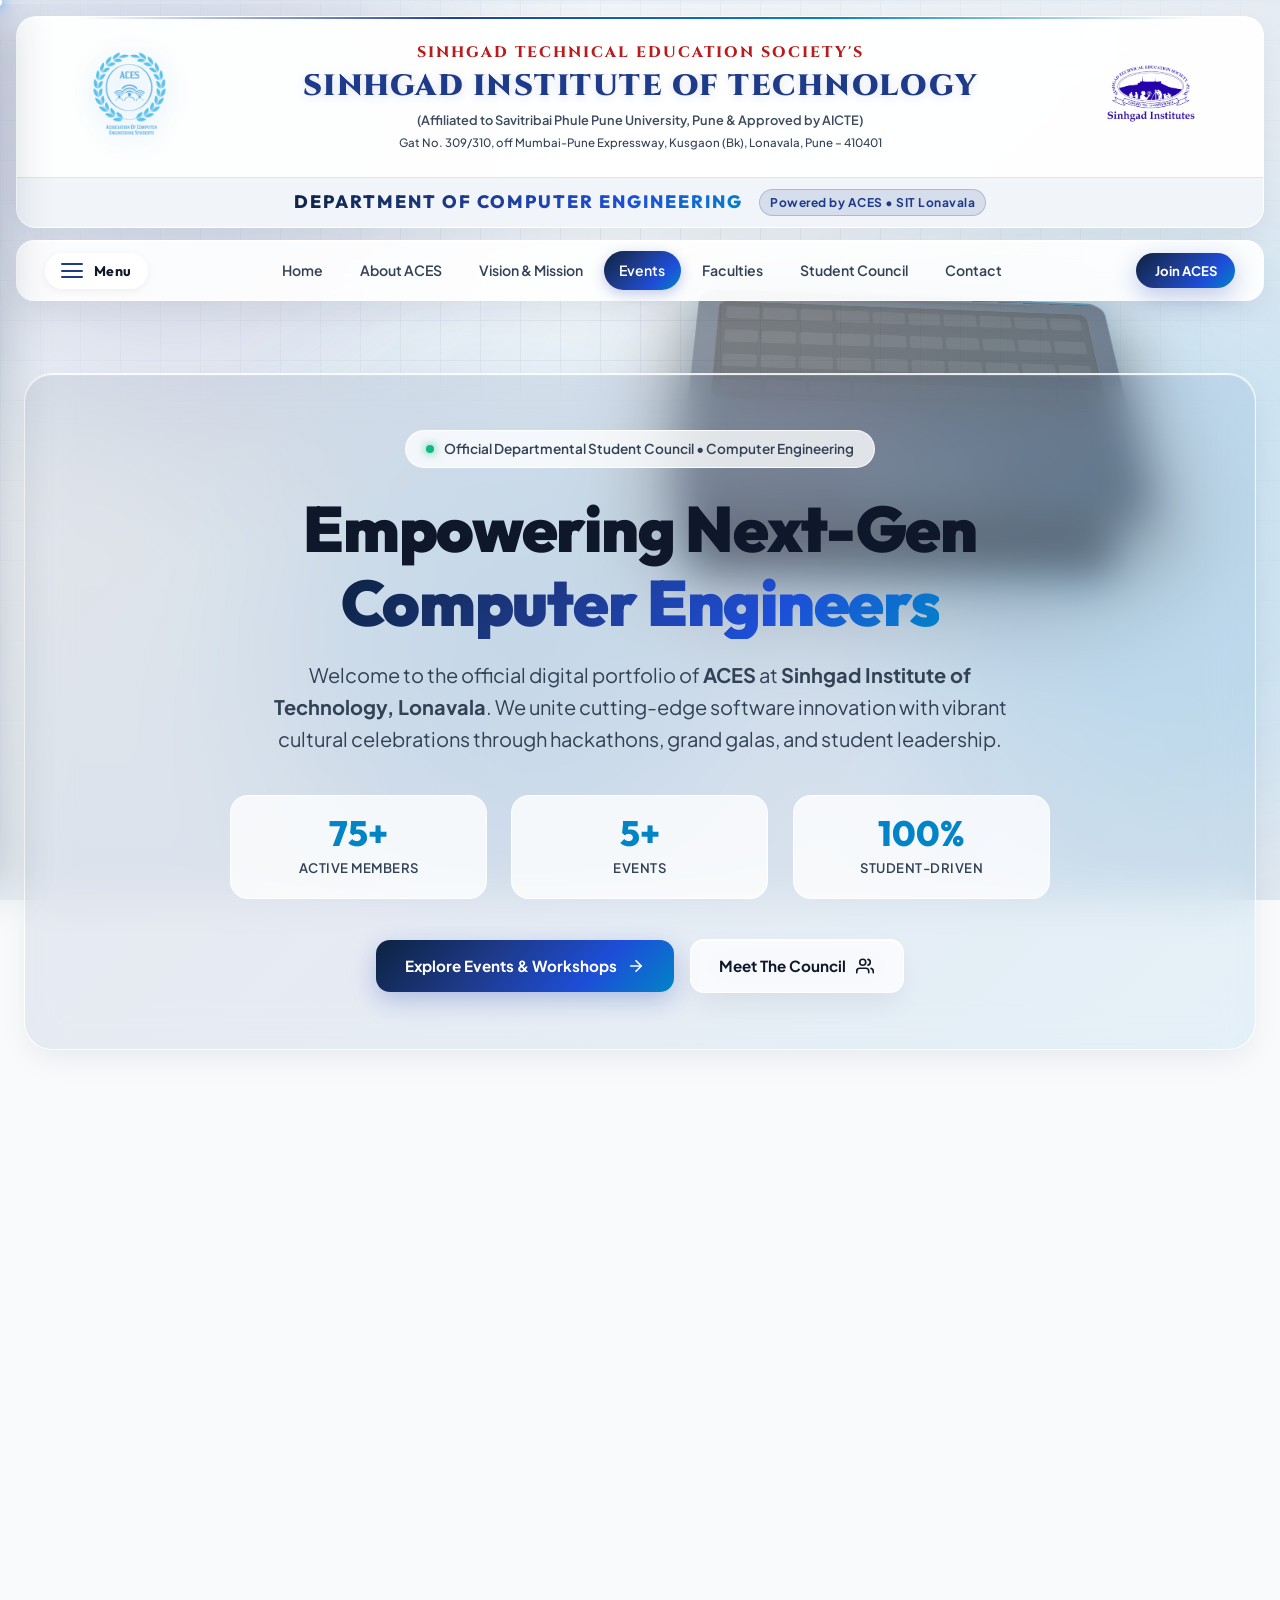
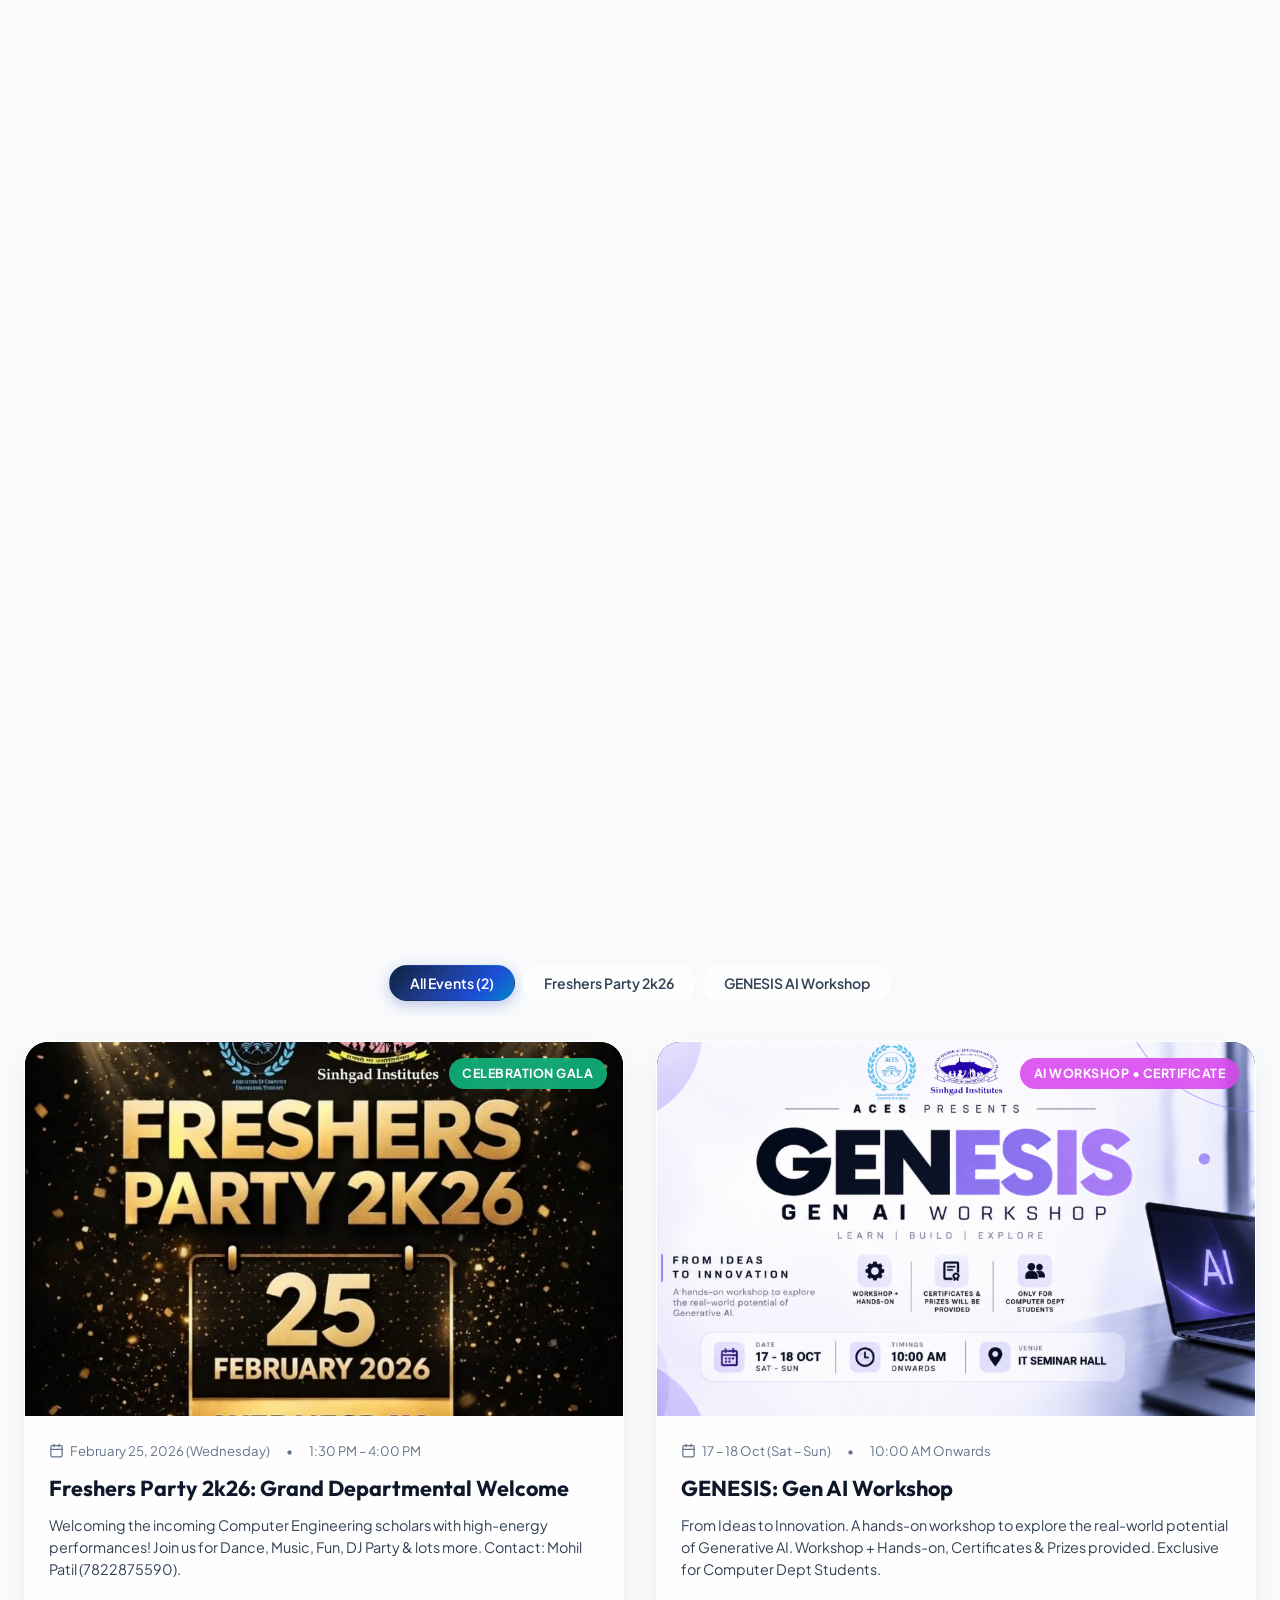
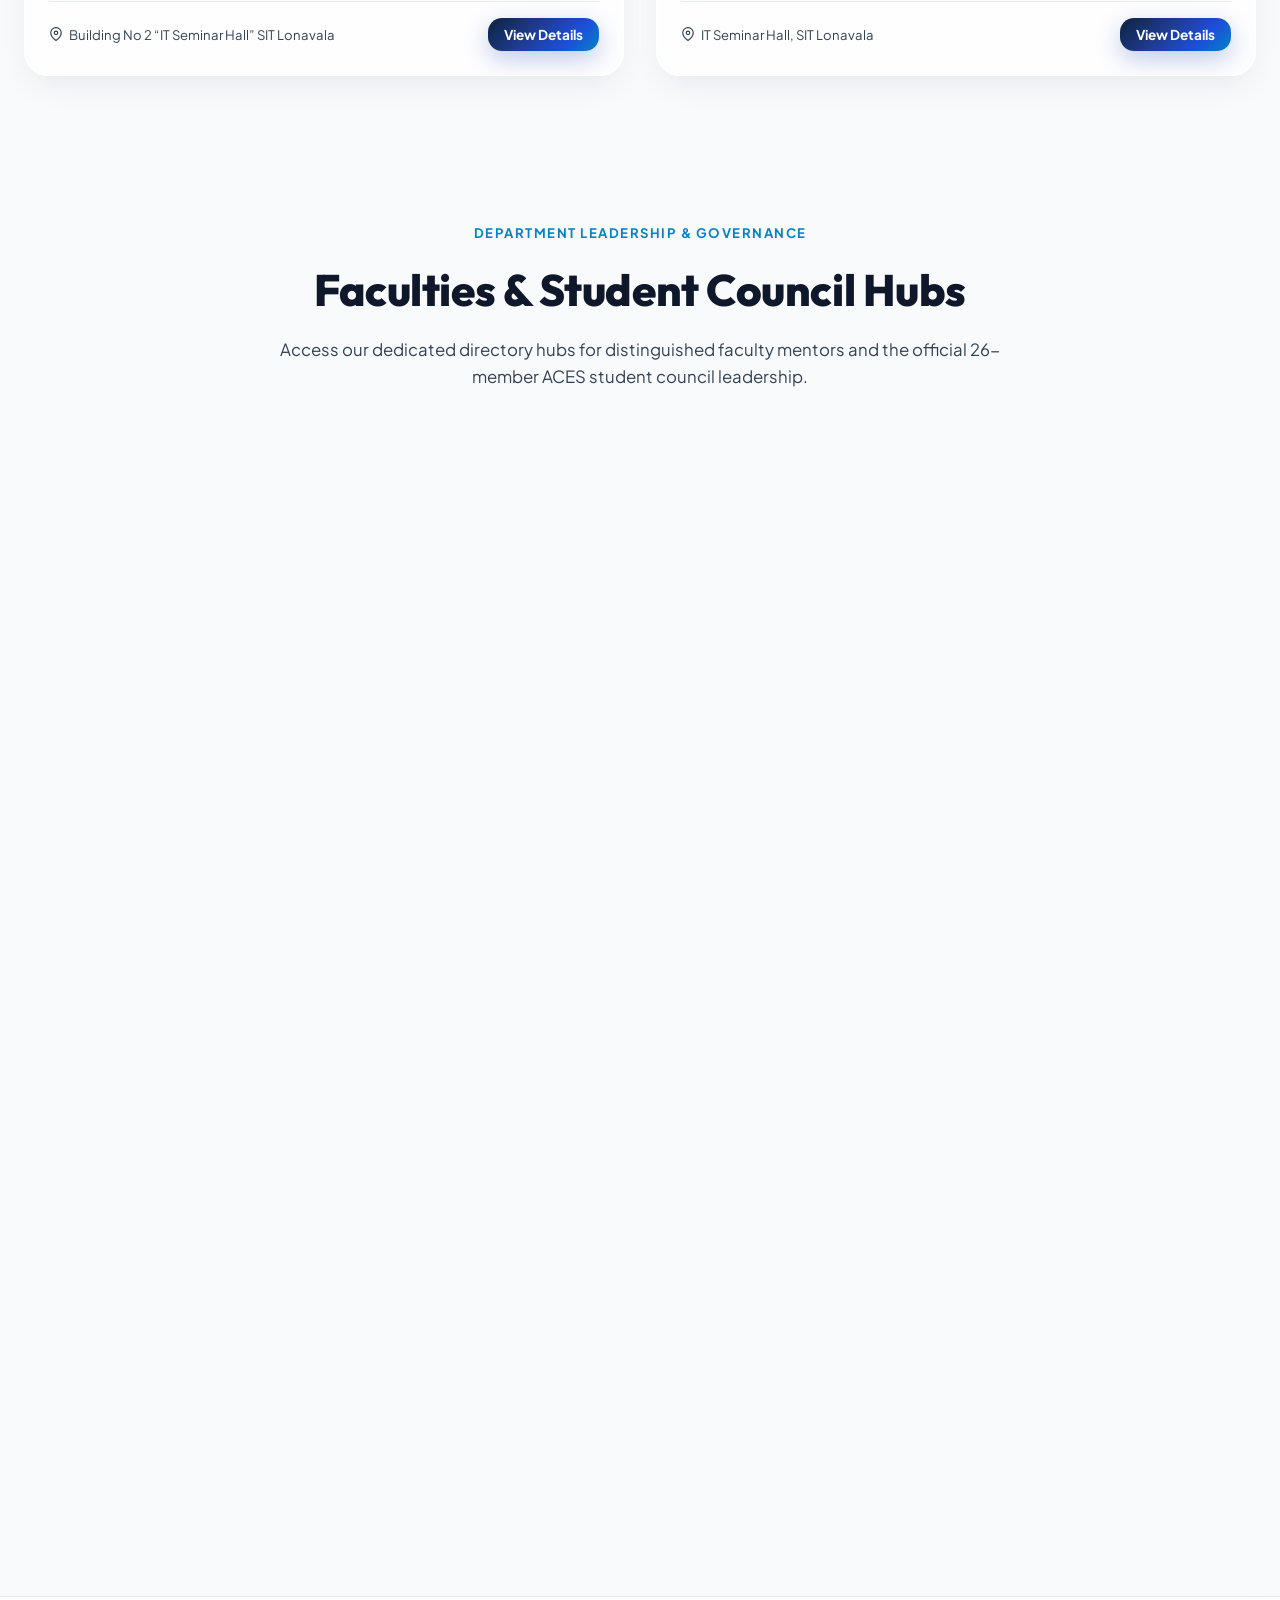
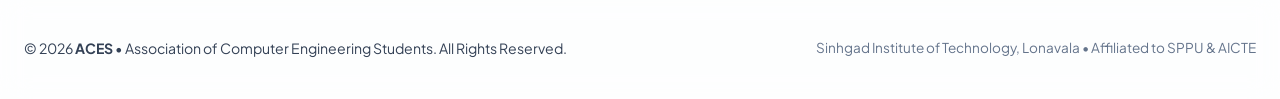
<file: index.html>
<!DOCTYPE html>
<html lang="en">
<head>
  <meta charset="UTF-8">
  <meta name="viewport" content="width=device-width, initial-scale=1.0">
  <meta name="description" content="Official website of ACES (Association of Computer Engineering Students), the departmental student body of Computer Engineering at Sinhgad Institute of Technology (SIT), Lonavala.">
  <meta name="keywords" content="ACES, Sinhgad Institute of Technology, SIT Lonavala, Computer Engineering, Student Club, STES, Events, Hackathon, Department Faculties">
  <title>ACES | Association of Computer Engineering Students - SIT Lonavala</title>
  
  <!-- Favicon -->
  <link rel="icon" type="image/png" href="assets/aces-logo.png">
  
  <!-- Stylesheet -->
  <link rel="stylesheet" href="css/style.css">
</head>
<body>

  <!-- ========================================================================
       0. STARTUP SYSTEM BOOT PRELOADER ANIMATION
       ======================================================================== -->
  <div id="site-preloader" class="site-preloader" aria-label="Loading ACES SIT Website">
    <div class="preloader-glass-card">
      <div class="preloader-emblem-box">
        <div class="preloader-orbit-ring ring-1"></div>
        <div class="preloader-orbit-ring ring-2"></div>
        <img src="assets/aces-logo.png" alt="ACES Official Emblem" class="preloader-aces-logo">
      </div>
      <span class="preloader-badge">SIT Lonavala &bull; STES</span>
      <h2 class="preloader-brand-name">ACES SIT</h2>
      <div class="preloader-motto">&ldquo;Department of Computer Engineering &bull; Powered by ACES&rdquo;</div>
      
      <div class="preloader-progress-shell">
        <div id="preloader-progress-bar" class="preloader-progress-fill"></div>
      </div>
      
      <div class="preloader-status-row">
        <span id="preloader-status-label">INITIALIZING SUBSYSTEMS...</span>
        <span id="preloader-percent-label">0%</span>
      </div>
    </div>
  </div>

  <!-- SVG Gradient Definitions for Circular Rings & Accents -->
  <svg style="position: absolute; width: 0; height: 0; overflow: hidden;" aria-hidden="true">
    <defs>
      <linearGradient id="brandGradientSvg" x1="0%" y1="0%" x2="100%" y2="100%">
        <stop offset="0%" stop-color="#0284c7" />
        <stop offset="50%" stop-color="#1e40af" />
        <stop offset="100%" stop-color="#0c2340" />
      </linearGradient>
    </defs>
  </svg>

  <!-- Top Viewport Scroll Progress Bar -->
  <div id="scroll-progress-container" class="scroll-progress-container" aria-hidden="true">
    <div id="scroll-progress-bar" class="scroll-progress-bar">
      <div class="scroll-progress-glow"></div>
    </div>
  </div>

  <!-- Background Ambient Glow & Mesh -->
  <div class="ambient-glow" aria-hidden="true">
    <div class="orb orb-1"></div>
    <div class="orb orb-2"></div>
    <div class="orb orb-3"></div>
  </div>
  <div class="grid-mesh" aria-hidden="true"></div>

  <!-- ========================================================================
       0B. 3D SCROLL-DRIVEN BACKGROUND LAPTOP
       Flap opens continuously in 3D perspective as you scroll top-to-bottom
       ======================================================================== -->
  <div id="scroll-laptop-bg" class="scroll-laptop-bg" aria-hidden="true">
    <div class="laptop-3d-scene">
      <div class="laptop-body" id="laptop-body">
        
        <!-- 1. Screen Flap (Hinged at the back edge of the keyboard base) -->
        <div class="laptop-screen-flap" id="laptop-screen-flap">
          
          <!-- Inner Screen Display (Front face, facing viewer when open) -->
          <div class="screen-inner-display" id="screen-inner-display">
            <div class="webcam-dot"></div>
            <div class="screen-terminal-box">
              <div class="terminal-top-bar">
                <span class="dot r"></span>
                <span class="dot y"></span>
                <span class="dot g"></span>
                <span class="t-title">aces@sit-lonavala: ~/system</span>
              </div>
              <div class="term-line"><span class="term-c-purple">const</span> <span class="term-c-cyan">ACES</span> = <span class="term-c-green">new</span> DepartmentEngine({</div>
              <div class="term-line indent"><span class="term-c-dim">dept:</span> <span class="term-c-gold">"Computer Engg"</span>,</div>
              <div class="term-line indent"><span class="term-c-dim">status:</span> <span class="term-c-green">"Online &amp; Active"</span>,</div>
              <div class="term-line indent"><span class="term-c-dim">events:</span> [<span class="term-c-gold">"Freshers 2k26"</span>, <span class="term-c-gold">"GENESIS"</span>]</div>
              <div class="term-line">});</div>
              <div class="term-line prompt"><span class="term-c-green">&gt; aces.bootSequence()</span>; <span class="term-c-dim">// Ready</span></div>
            </div>
          </div>

          <!-- Outer Shell (Back of the screen, facing away when open) -->
          <div class="screen-outer-shell" id="screen-outer-shell">
            <img src="assets/aces-logo.png" alt="ACES" class="laptop-logo-back">
            <span class="laptop-logo-text">ACES SIT</span>
          </div>

        </div>

        <!-- 2. Keyboard Base (Lying flat on desk) -->
        <div class="laptop-base">
          <div class="laptop-hinge"></div>
          <div class="laptop-keyboard">
            <div class="key-row"><div class="key"></div><div class="key"></div><div class="key"></div><div class="key"></div><div class="key"></div><div class="key"></div><div class="key"></div><div class="key"></div><div class="key"></div><div class="key"></div></div>
            <div class="key-row"><div class="key"></div><div class="key"></div><div class="key"></div><div class="key"></div><div class="key"></div><div class="key"></div><div class="key"></div><div class="key"></div><div class="key"></div><div class="key"></div></div>
            <div class="key-row"><div class="key"></div><div class="key"></div><div class="key"></div><div class="key"></div><div class="key"></div><div class="key"></div><div class="key"></div><div class="key"></div><div class="key"></div><div class="key"></div></div>
            <div class="key-row"><div class="key"></div><div class="key"></div><div class="key"></div><div class="key space"></div><div class="key"></div><div class="key"></div></div>
          </div>
          <div class="laptop-trackpad"></div>
        </div>

      </div>
    </div>
  </div>

  <!-- ========================================================================
       1. OFFICIAL INSTITUTIONAL LETTERHEAD HEADER
       Matches official SIT Lonavala letterhead layout:
       Left: ACES Logo | Center: SIT & STES Details | Right: Sinhgad Logo
       ======================================================================== -->
  <header class="institutional-letterhead-wrapper" id="top-letterhead">
    <div class="letterhead-container">
      
      <!-- Top Letterhead Row -->
      <div class="letterhead-top-row">
        
        <!-- Left: Official ACES Logo -->
        <div class="letterhead-logo-aces">
          <a href="#home" title="ACES - Association of Computer Engineering Students">
            <img src="assets/aces-logo.png" alt="ACES - Association of Computer Engineering Students Logo" class="aces-official-logo-img">
          </a>
        </div>

        <!-- Center: Institutional Accreditation & Affiliation -->
        <div class="letterhead-center-text">
          <div class="society-title">SINHGAD TECHNICAL EDUCATION SOCIETY'S</div>
          <h1 class="institute-name">SINHGAD INSTITUTE OF TECHNOLOGY</h1>
          <div class="affiliation-text">(Affiliated to Savitribai Phule Pune University, Pune &amp; Approved by AICTE)</div>
          <div class="campus-address">Gat No. 309/310, off Mumbai-Pune Expressway, Kusgaon (Bk), Lonavala, Pune – 410401</div>
        </div>

        <!-- Right: Official Sinhgad Institutes Logo -->
        <div class="letterhead-logo-sinhgad">
          <a href="https://sit.sinhgad.edu/" target="_blank" rel="noopener noreferrer" title="Sinhgad Technical Education Society - Sinhgad Institutes">
            <img src="assets/sinhgad-logo.png" alt="Sinhgad Institutes Logo" class="sinhgad-official-logo-img">
          </a>
        </div>

      </div>

      <!-- Lower Letterhead Ribbon -->
      <div class="letterhead-ribbon">
        <span class="ribbon-text">Department of Computer Engineering</span>
        <span class="ribbon-tag">Powered by ACES &bull; SIT Lonavala</span>
      </div>

    </div>
  </header>

  <!-- ========================================================================
       2. STICKY GLASS NAVIGATION BAR
       ======================================================================== -->
  <nav class="sticky-nav-bar" id="sticky-nav" aria-label="Main Navigation">
    <div class="sticky-nav-inner">
      <!-- 3-Lines Navigation Trigger Button (Replaces static ACES SIT brand) -->
      <button class="nav-menu-toggle-btn" id="nav-menu-toggle-btn" aria-label="Toggle Navigation Menu" aria-expanded="false" title="Menu Navigation">
        <span class="hamburger-box">
          <span class="hamburger-line"></span>
          <span class="hamburger-line"></span>
          <span class="hamburger-line"></span>
        </span>
        <span class="nav-menu-label">Menu</span>
      </button>

      <ul class="nav-links-menu">
        <li class="nav-pill-item"><a href="#home" class="active">Home</a></li>
        <li class="nav-pill-item"><a href="#about">About ACES</a></li>
        <li class="nav-pill-item"><a href="#vision">Vision &amp; Mission</a></li>
        <li class="nav-pill-item"><a href="#events">Events</a></li>
        <li class="nav-pill-item"><a href="faculties.html">Faculties</a></li>
        <li class="nav-pill-item"><a href="council.html">Student Council</a></li>
        <li class="nav-pill-item"><a href="#contact">Contact</a></li>
      </ul>

      <!-- CTA Button -->
      <a href="#contact" class="btn btn-primary nav-contact-btn" style="padding: 0.45rem 1.15rem; font-size: 0.82rem; border-radius: 9999px;">
        <span>Join ACES</span>
      </a>
    </div>
  </nav>

  <!-- ========================================================================
       2B. OFFCANVAS SLIDE-IN NAVIGATION DRAWER
       Navigate between pages & smoothly scroll to sections
       ======================================================================== -->
  <div id="nav-drawer-backdrop" class="nav-drawer-backdrop" aria-hidden="true"></div>
  <aside id="nav-drawer" class="nav-drawer-panel" aria-label="Main Navigation Menu" aria-hidden="true">
    <div class="drawer-header">
      <div class="drawer-brand">
        <img src="assets/aces-logo.png" alt="ACES Logo" class="drawer-logo">
        <div class="drawer-brand-text">
          <span class="drawer-brand-title">ACES SIT</span>
          <span class="drawer-brand-sub">Dept. of Computer Engineering</span>
        </div>
      </div>
      <button class="drawer-close-btn" id="drawer-close-btn" aria-label="Close Navigation Menu">
        <svg width="18" height="18" viewBox="0 0 24 24" fill="none" stroke="currentColor" stroke-width="2.2" stroke-linecap="round" stroke-linejoin="round">
          <line x1="18" y1="6" x2="6" y2="18"></line>
          <line x1="6" y1="6" x2="18" y2="18"></line>
        </svg>
      </button>
    </div>

    <div class="drawer-body">
      <span class="drawer-section-title">Explore &bull; Scroll &bull; Navigate</span>
      <ul class="drawer-links-list">
        <li>
          <a href="#home" class="drawer-link active" data-scroll-to="home">
            <div class="drawer-link-left">
              <span class="drawer-link-icon">🏠</span>
              <div>
                <span class="drawer-link-text">Home</span>
                <span class="drawer-link-desc">Hero overview &amp; key metrics</span>
              </div>
            </div>
            <span class="drawer-badge">Scroll</span>
          </a>
        </li>
        <li>
          <a href="#about" class="drawer-link" data-scroll-to="about">
            <div class="drawer-link-left">
              <span class="drawer-link-icon">ℹ️</span>
              <div>
                <span class="drawer-link-text">About ACES</span>
                <span class="drawer-link-desc">Department legacy &amp; student body</span>
              </div>
            </div>
            <span class="drawer-badge">Scroll</span>
          </a>
        </li>
        <li>
          <a href="#vision" class="drawer-link" data-scroll-to="vision">
            <div class="drawer-link-left">
              <span class="drawer-link-icon">🎯</span>
              <div>
                <span class="drawer-link-text">Vision &amp; Mission</span>
                <span class="drawer-link-desc">Core goals &amp; institutional focus</span>
              </div>
            </div>
            <span class="drawer-badge">Scroll</span>
          </a>
        </li>
        <li>
          <a href="#events" class="drawer-link" data-scroll-to="events">
            <div class="drawer-link-left">
              <span class="drawer-link-icon">📅</span>
              <div>
                <span class="drawer-link-text">Events &amp; Workshops</span>
                <span class="drawer-link-desc">Freshers 2k26, Genesis AI, Galas</span>
              </div>
            </div>
            <span class="drawer-badge">Scroll</span>
          </a>
        </li>
        <li>
          <a href="faculties.html" class="drawer-link">
            <div class="drawer-link-left">
              <span class="drawer-link-icon">👨‍🏫</span>
              <div>
                <span class="drawer-link-text">Department Faculties</span>
                <span class="drawer-link-desc">HOD, Professors, TPO &amp; Staff</span>
              </div>
            </div>
            <span class="drawer-badge">Page &rarr;</span>
          </a>
        </li>
        <li>
          <a href="council.html" class="drawer-link">
            <div class="drawer-link-left">
              <span class="drawer-link-icon">👥</span>
              <div>
                <span class="drawer-link-text">Student Council</span>
                <span class="drawer-link-desc">Executive leadership &amp; Core team</span>
              </div>
            </div>
            <span class="drawer-badge">Page &rarr;</span>
          </a>
        </li>
        <li>
          <a href="#contact" class="drawer-link" data-scroll-to="contact">
            <div class="drawer-link-left">
              <span class="drawer-link-icon">📞</span>
              <div>
                <span class="drawer-link-text">Contact Us</span>
                <span class="drawer-link-desc">Department inquiries &amp; location</span>
              </div>
            </div>
            <span class="drawer-badge">Scroll</span>
          </a>
        </li>
      </ul>
    </div>

    <div class="drawer-footer">
      <a href="#contact" class="btn btn-primary drawer-footer-btn" data-scroll-to="contact">
        <span>Connect With ACES</span>
      </a>
      <div class="drawer-footer-note">
        Sinhgad Institute of Technology, Lonavala<br>
        Department of Computer Engineering
      </div>
    </div>
  </aside>

  <!-- ========================================================================
       3. HERO PORTFOLIO SECTION
       ======================================================================== -->
  <main id="home" class="hero-section">
    <div class="container">
      <div class="hero-glass-box scroll-reveal reveal-scale">
        
        <div class="hero-pill-badge">
          <span class="live-dot"></span>
          <span>Official Departmental Student Council &bull; Computer Engineering</span>
        </div>

        <h2 class="hero-title">
          Empowering Next-Gen <br>
          <span class="gradient-text">Computer Engineers</span>
        </h2>

        <p class="hero-subtitle">
          Welcome to the official digital portfolio of <strong>ACES</strong> at <strong>Sinhgad Institute of Technology, Lonavala</strong>. We unite cutting-edge software innovation with vibrant cultural celebrations through hackathons, grand galas, and student leadership.
        </p>

        <!-- Stats Counters -->
        <div class="hero-stats-row" id="hero-stats">
          <div class="stat-glass-card scroll-reveal reveal-up delay-1">
            <div class="stat-number" data-count="75" data-suffix="+">75+</div>
            <div class="stat-label">Active Members</div>
          </div>
          <div class="stat-glass-card scroll-reveal reveal-up delay-2">
            <div class="stat-number" data-count="5" data-suffix="+">5+</div>
            <div class="stat-label">Events</div>
          </div>
          <div class="stat-glass-card scroll-reveal reveal-up delay-3">
            <div class="stat-number" data-count="100" data-suffix="%">100%</div>
            <div class="stat-label">Student-Driven</div>
          </div>
        </div>

        <!-- Action CTAs -->
        <div class="hero-actions">
          <a href="#events" class="btn btn-primary">
            <span>Explore Events &amp; Workshops</span>
            <svg width="18" height="18" viewBox="0 0 24 24" fill="none" stroke="currentColor" stroke-width="2.2" stroke-linecap="round" stroke-linejoin="round">
              <line x1="5" y1="12" x2="19" y2="12"></line>
              <polyline points="12 5 19 12 12 19"></polyline>
            </svg>
          </a>
          <a href="#team" class="btn btn-glass">
            <span>Meet The Council</span>
            <svg width="18" height="18" viewBox="0 0 24 24" fill="none" stroke="currentColor" stroke-width="2.2" stroke-linecap="round" stroke-linejoin="round">
              <path d="M17 21v-2a4 4 0 0 0-4-4H5a4 4 0 0 0-4 4v2"></path>
              <circle cx="9" cy="7" r="4"></circle>
              <path d="M23 21v-2a4 4 0 0 0-3-3.87"></path>
              <path d="M16 3.13a4 4 0 0 1 0 7.75"></path>
            </svg>
          </a>
        </div>

      </div>
    </div>
  </main>

  <!-- ========================================================================
       4. ABOUT ACES SECTION & VISION / MISSION
       ======================================================================== -->
  <section id="about" class="section-block">
    <div class="container">
      
      <div class="section-header scroll-reveal reveal-up">
        <span class="section-tag">About The Association</span>
        <h2 class="section-title">The Beating Heart of Computer Engineering</h2>
        <p class="section-desc">Fostering technical curiosity, competitive coding acumen, vibrant cultural celebrations, and peer mentorship at Sinhgad Institute of Technology, Lonavala.</p>
      </div>

      <div class="about-grid">
        
        <!-- About Overview Card -->
        <div class="about-main-card glass-card scroll-reveal reveal-left">
          <div>
            <div class="about-card-badge-row">
              <span class="duo-tag duo-tag-tech">⚡ Technical Innovation</span>
              <span class="duo-tag-separator">&bull;</span>
              <span class="duo-tag duo-tag-cult">🎭 Cultural Events</span>
            </div>

            <h3 class="about-highlight-title">What is ACES?</h3>
            
            <p class="about-body-text">
              The <strong>Association of Computer Engineering Students (ACES)</strong> is the official student body representing the Department of Computer Engineering at <strong>Sinhgad Institute of Technology (SIT), Lonavala</strong> under the esteemed Sinhgad Technical Education Society (STES).
            </p>
            
            <p class="about-body-text">
              ACES is the vibrant pulse of our department — harmonizing technological excellence with creative celebration. We organize premier national-level hackathons, coding leagues, and technical workshops, alongside high-energy <strong>departmental cultural festivals, live music, dance showcases, stage drama, and annual galas</strong>.
            </p>
            
            <p class="about-body-text" style="margin-bottom: 1.5rem;">
              Whether innovating code for real-world solutions or commanding the center stage, ACES empowers every student with confidence, leadership, and lifelong memories.
            </p>
          </div>

          <!-- Feature Tag Chips -->
          <div class="about-badges-list">
            <span class="about-badge-item">💻 Hackathons &amp; Coding</span>
            <span class="about-badge-item about-badge-cult">🎭 Cultural Fests &amp; Drama</span>
            <span class="about-badge-item">🚀 Tech Workshops</span>
            <span class="about-badge-item about-badge-cult">🎉 Annual Galas</span>
          </div>
        </div>

        <!-- Vision & Mission Stack -->
        <div class="vision-mission-stack" id="vision">
          
          <!-- Vision Card -->
          <div class="vision-card glass-card scroll-reveal reveal-right delay-1">
            <div class="card-heading-row">
              <div class="card-icon-round">
                <svg width="22" height="22" viewBox="0 0 24 24" fill="none" stroke="currentColor" stroke-width="2.2" stroke-linecap="round" stroke-linejoin="round">
                  <circle cx="12" cy="12" r="10"></circle>
                  <polygon points="12 8 8 12 12 16 16 12 12 8"></polygon>
                </svg>
              </div>
              <h3 class="card-heading-title">Our Vision</h3>
            </div>
            <p style="font-size: 0.95rem; color: var(--text-muted); line-height: 1.65;">
              "To emerge as a premier departmental student forum that nurtures technically astute, culturally vibrant, ethical, and inventive computer engineers capable of solving complex global problems while celebrating creative excellence."
            </p>
          </div>

          <!-- Mission Card -->
          <div class="mission-card glass-card scroll-reveal reveal-right delay-2">
            <div class="card-heading-row">
              <div class="card-icon-round" style="background: linear-gradient(135deg, #06b6d4, #3b82f6);">
                <svg width="22" height="22" viewBox="0 0 24 24" fill="none" stroke="currentColor" stroke-width="2.2" stroke-linecap="round" stroke-linejoin="round">
                  <path d="M22 11.08V12a10 10 0 1 1-5.93-9.14"></path>
                  <polyline points="22 4 12 14.01 9 11.01"></polyline>
                </svg>
              </div>
              <h3 class="card-heading-title">Our Mission</h3>
            </div>
            <ul class="mission-pillars-list">
              <li class="mission-pillar-item">
                <span class="pillar-bullet">&#10003;</span>
                <span><strong>Technical Acumen:</strong> Provide experiential learning through hands-on workshops on AI, Cloud, Cyber Security, and Full-Stack frameworks.</span>
              </li>
              <li class="mission-pillar-item">
                <span class="pillar-bullet">&#10003;</span>
                <span><strong>Cultural &amp; Creative Expression:</strong> Celebrate artistic passions through grand cultural fests, live music, dance, theatre, and annual galas that build stage poise, confidence, and camaraderie.</span>
              </li>
              <li class="mission-pillar-item">
                <span class="pillar-bullet">&#10003;</span>
                <span><strong>Competitive Spirit:</strong> Host national symposiums, algorithmic code clashes, and collaborative 24-hour hackathons.</span>
              </li>
              <li class="mission-pillar-item">
                <span class="pillar-bullet">&#10003;</span>
                <span><strong>Industry Bridge:</strong> Connect students with tech alumni, corporate recruiters, and open-source project mentors.</span>
              </li>
              <li class="mission-pillar-item">
                <span class="pillar-bullet">&#10003;</span>
                <span><strong>Holistic Leadership:</strong> Instill professional ethics, effective communication, organizational management, and teamwork.</span>
              </li>
            </ul>
          </div>

        </div>

      </div>

    </div>
  </section>

    <!-- ========================================================================
       5. FLAGSHIP DEPARTMENTAL EVENTS (Freshers Party 2k26 & GENESIS)
       ======================================================================== -->
  <section id="events" class="section-block">
    <div class="container">
      
      <div class="section-header scroll-reveal reveal-up">
        <span class="section-tag">Departmental Calendar</span>
        <h2 class="section-title">Flagship Departmental Events</h2>
        <p class="section-desc">Celebrating welcoming milestones, cultural galas, and hands-on cutting-edge workshops organized by ACES SIT Lonavala.</p>
      </div>

      <!-- Event Category Filter Bar -->
      <div class="events-filter-bar">
        <button type="button" class="filter-btn active" data-filter="all">All Events (2)</button>
        <button type="button" class="filter-btn" data-filter="freshers">Freshers Party 2k26</button>
        <button type="button" class="filter-btn" data-filter="genesis">GENESIS AI Workshop</button>
      </div>

      <!-- Events Grid with Thumbnails -->
      <div class="events-grid">
        
        <!-- Event 1: Freshers Party 2k26 -->
        <div class="event-card glass-card scroll-reveal reveal-up delay-1" data-category="freshers">
          <div class="event-thumb-wrap">
            <img src="assets/event-freshers.jpg" alt="Freshers Party 2k26 Poster" class="event-thumbnail-img">
            <span class="event-badge-status status-upcoming">Celebration Gala</span>
          </div>
          <div class="event-content">
            <div class="event-meta-row">
              <span class="event-meta-item">
                <svg width="15" height="15" viewBox="0 0 24 24" fill="none" stroke="currentColor" stroke-width="2" stroke-linecap="round" stroke-linejoin="round"><rect x="3" y="4" width="18" height="18" rx="2" ry="2"></rect><line x1="16" y1="2" x2="16" y2="6"></line><line x1="8" y1="2" x2="8" y2="6"></line><line x1="3" y1="10" x2="21" y2="10"></line></svg>
                February 25, 2026 (Wednesday)
              </span>
              <span>&bull;</span>
              <span class="event-meta-item">1:30 PM &ndash; 4:00 PM</span>
            </div>
            <h3 class="event-card-title">Freshers Party 2k26: Grand Departmental Welcome</h3>
            <p class="event-card-desc">
              Welcoming the incoming Computer Engineering scholars with high-energy performances! Join us for Dance, Music, Fun, DJ Party &amp; lots more. Contact: Mohil Patil (7822875590).
            </p>
            <div class="event-card-footer">
              <span class="event-venue-tag">
                <svg width="14" height="14" viewBox="0 0 24 24" fill="none" stroke="currentColor" stroke-width="2" stroke-linecap="round" stroke-linejoin="round"><path d="M21 10c0 7-9 13-9 13s-9-6-9-13a9 9 0 0 1 18 0z"></path><circle cx="12" cy="10" r="3"></circle></svg>
                Building No 2 &ldquo;IT Seminar Hall&rdquo; SIT Lonavala
              </span>
              <button type="button" class="btn btn-primary" style="padding: 0.5rem 1rem; font-size: 0.85rem;" data-event-id="freshers">View Details</button>
            </div>
          </div>
        </div>

        <!-- Event 2: GENESIS Generative AI Workshop -->
        <div class="event-card glass-card scroll-reveal reveal-up delay-2" data-category="genesis">
          <div class="event-thumb-wrap">
            <img src="assets/event-genesis.png" alt="ACES Presents GENESIS Gen AI Workshop Poster" class="event-thumbnail-img">
            <span class="event-badge-status status-flagship">AI Workshop &bull; Certificate</span>
          </div>
          <div class="event-content">
            <div class="event-meta-row">
              <span class="event-meta-item">
                <svg width="15" height="15" viewBox="0 0 24 24" fill="none" stroke="currentColor" stroke-width="2" stroke-linecap="round" stroke-linejoin="round"><rect x="3" y="4" width="18" height="18" rx="2" ry="2"></rect><line x1="16" y1="2" x2="16" y2="6"></line><line x1="8" y1="2" x2="8" y2="6"></line><line x1="3" y1="10" x2="21" y2="10"></line></svg>
                17 &ndash; 18 Oct (Sat &ndash; Sun)
              </span>
              <span>&bull;</span>
              <span class="event-meta-item">10:00 AM Onwards</span>
            </div>
            <h3 class="event-card-title">GENESIS: Gen AI Workshop</h3>
            <p class="event-card-desc">
              From Ideas to Innovation. A hands-on workshop to explore the real-world potential of Generative AI. Workshop + Hands-on, Certificates &amp; Prizes provided. Exclusive for Computer Dept Students.
            </p>
            <div class="event-card-footer">
              <span class="event-venue-tag">
                <svg width="14" height="14" viewBox="0 0 24 24" fill="none" stroke="currentColor" stroke-width="2" stroke-linecap="round" stroke-linejoin="round"><path d="M21 10c0 7-9 13-9 13s-9-6-9-13a9 9 0 0 1 18 0z"></path><circle cx="12" cy="10" r="3"></circle></svg>
                IT Seminar Hall, SIT Lonavala
              </span>
              <button type="button" class="btn btn-primary" style="padding: 0.5rem 1rem; font-size: 0.85rem;" data-event-id="genesis">View Details</button>
            </div>
          </div>
        </div>

      </div>

    </div>
  </section>

  <!-- ========================================================================
       6. DEDICATED DEPARTMENT DIRECTORIES & PORTAL HUBS
       Faculties & Student Council have dedicated multi-page hubs
       ======================================================================== -->
  <section id="directories" class="section-block" style="background: rgba(255, 255, 255, 0.015);">
    <div class="container">
      
      <div class="section-header scroll-reveal reveal-up">
        <span class="section-tag">Department Leadership &amp; Governance</span>
        <h2 class="section-title">Faculties &amp; Student Council Hubs</h2>
        <p class="section-desc">Access our dedicated directory hubs for distinguished faculty mentors and the official 26-member ACES student council leadership.</p>
      </div>

      <div class="directory-portals-grid">
        
        <!-- Faculty Hub Card -->
        <a href="faculties.html" class="directory-portal-card scroll-reveal reveal-left">
          <div>
            <span class="portal-badge">
              <svg width="14" height="14" viewBox="0 0 24 24" fill="none" stroke="currentColor" stroke-width="2.5" stroke-linecap="round" stroke-linejoin="round"><path d="M17 21v-2a4 4 0 0 0-4-4H5a4 4 0 0 0-4 4v2"></path><circle cx="9" cy="7" r="4"></circle><path d="M23 21v-2a4 4 0 0 0-3-3.87"></path><path d="M16 3.13a4 4 0 0 1 0 7.75"></path></svg>
              13 Faculty &amp; Staff Members
            </span>
            <h3 class="portal-title">Department Faculty &amp; Mentors</h3>
            <p class="portal-desc">
              Guided by Principal Dr. D. S. Mantri, Vice Principal Dr. S. M. Gaikwad, HOD Prof. S. B. Nimbekar, Dean R&amp;D Dr. M. S. Chaudhari, TPO Prof. Mayur Raut, and our accomplished teaching and technical laboratory mentors.
            </p>
            <ul class="portal-highlights-list">
              <li><span class="dot"></span><span>Executive Leadership &amp; Administration</span></li>
              <li><span class="dot"></span><span>Academic, Research &amp; Accreditation Mentors</span></li>
              <li><span class="dot"></span><span>Technical Laboratory &amp; Department Support Specialists</span></li>
            </ul>
          </div>
          <div class="portal-btn-row">
            <span class="portal-action-text">
              <span>Explore Faculty &amp; Staff Directory</span>
              <svg width="18" height="18" viewBox="0 0 24 24" fill="none" stroke="currentColor" stroke-width="2.5" stroke-linecap="round" stroke-linejoin="round"><line x1="5" y1="12" x2="19" y2="12"></line><polyline points="12 5 19 12 12 19"></polyline></svg>
            </span>
          </div>
        </a>

        <!-- Student Council Hub Card -->
        <a href="council.html" class="directory-portal-card scroll-reveal reveal-right">
          <div>
            <span class="portal-badge" style="color: var(--sinhgad-gold); background: rgba(245, 158, 11, 0.1); border-color: rgba(245, 158, 11, 0.25);">
              <svg width="14" height="14" viewBox="0 0 24 24" fill="none" stroke="currentColor" stroke-width="2.5" stroke-linecap="round" stroke-linejoin="round"><polygon points="12 2 15.09 8.26 22 9.27 17 14.14 18.18 21.02 12 17.77 5.82 21.02 7 14.14 2 9.27 8.91 8.26 12 2"></polygon></svg>
              26 Student Leaders &bull; 3 Tiers
            </span>
            <h3 class="portal-title">ACES Student Council 2026</h3>
            <p class="portal-desc">
              Meet the 26-member student body driving algorithmic competitions, technical workshops, cultural galas, sports tournaments, and corporate industry linkages for Computer Engineering scholars.
            </p>
            <ul class="portal-highlights-list">
              <li><span class="dot" style="background: var(--sinhgad-gold);"></span><span>Executive</span></li>
              <li><span class="dot" style="background: var(--sinhgad-gold);"></span><span>Core</span></li>
              <li><span class="dot" style="background: var(--sinhgad-gold);"></span><span>Head</span></li>
            </ul>
          </div>
          <div class="portal-btn-row">
            <span class="portal-action-text">
              <span>Explore Student Council Directory</span>
              <svg width="18" height="18" viewBox="0 0 24 24" fill="none" stroke="currentColor" stroke-width="2.5" stroke-linecap="round" stroke-linejoin="round"><line x1="5" y1="12" x2="19" y2="12"></line><polyline points="12 5 19 12 12 19"></polyline></svg>
            </span>
          </div>
        </a>

      </div>

    </div>
  </section>

  <!-- ========================================================================
       8. CONTACT & CAMPUS DETAILS
       ======================================================================== -->
  <section id="contact" class="section-block">
    <div class="container">
      <div class="contact-glass-card scroll-reveal reveal-scale">
        
        <div class="contact-info-col">
          <span class="section-tag">Get In Touch</span>
          <h3>Connect with ACES SIT</h3>
          <p style="color: var(--text-muted); line-height: 1.6;">
            Have questions regarding upcoming departmental events, domain recruitments, or corporate collaborations? We would love to hear from you.
          </p>

          <div class="contact-address-block">
            <div class="contact-item">
              <svg width="20" height="20" viewBox="0 0 24 24" fill="none" stroke="currentColor" stroke-width="2.2" stroke-linecap="round" stroke-linejoin="round"><path d="M21 10c0 7-9 13-9 13s-9-6-9-13a9 9 0 0 1 18 0z"></path><circle cx="12" cy="10" r="3"></circle></svg>
              <span><strong>Department of Computer Engineering</strong><br>Sinhgad Institute of Technology, Gat No. 309/310, Kusgaon (Bk), Lonavala, Pune – 410401</span>
            </div>
            <div class="contact-item">
              <svg width="20" height="20" viewBox="0 0 24 24" fill="none" stroke="currentColor" stroke-width="2.2" stroke-linecap="round" stroke-linejoin="round"><path d="M4 4h16c1.1 0 2 .9 2 2v12c0 1.1-.9 2-2 2H4c-1.1 0-2-.9-2-2V6c0-1.1.9-2 2-2z"></path><polyline points="22,6 12,13 2,6"></polyline></svg>
              <span>aces.sit@sinhgad.edu &bull; sit@sinhgad.edu</span>
            </div>
          </div>
        </div>

        <div class="contact-form-col">
          <form onsubmit="event.preventDefault(); alert('Thank you! Your message has been sent to the ACES SIT Secretariat.');" style="display: flex; flex-direction: column; gap: 1rem;">
            <input type="text" placeholder="Your Name / Student ID" required style="width: 100%; padding: 0.85rem 1.1rem; border-radius: 12px; background: rgba(255, 255, 255, 0.05); border: 1px solid var(--glass-border); color: var(--text-main); font-family: inherit; font-size: 0.92rem; outline: none;">
            <input type="email" placeholder="Your Official Email Address" required style="width: 100%; padding: 0.85rem 1.1rem; border-radius: 12px; background: rgba(255, 255, 255, 0.05); border: 1px solid var(--glass-border); color: var(--text-main); font-family: inherit; font-size: 0.92rem; outline: none;">
            <textarea rows="3" placeholder="Your Query or Collaboration Message" required style="width: 100%; padding: 0.85rem 1.1rem; border-radius: 12px; background: rgba(255, 255, 255, 0.05); border: 1px solid var(--glass-border); color: var(--text-main); font-family: inherit; font-size: 0.92rem; outline: none; resize: vertical;"></textarea>
            <button type="submit" class="btn btn-primary" style="align-self: flex-start;">Send Message to ACES</button>
          </form>
        </div>

      </div>
    </div>
  </section>

  <!-- ========================================================================
       9. FOOTER
       ======================================================================== -->
  <footer class="site-footer">
    <div class="container footer-inner">
      <div class="footer-copy">
        &copy; 2026 <strong>ACES</strong> &bull; Association of Computer Engineering Students. All Rights Reserved.
      </div>
      <div style="font-size: 0.85rem; color: var(--text-dim);">
        Sinhgad Institute of Technology, Lonavala &bull; Affiliated to SPPU &amp; AICTE
      </div>
    </div>
  </footer>

  <!-- ========================================================================
       10. INTERACTIVE EVENT MODAL
       ======================================================================== -->
  <div id="event-modal" class="modal-overlay" role="dialog" aria-modal="true" aria-labelledby="modal-event-title">
    <div class="modal-glass-box">
      <button type="button" class="modal-close-btn" id="modal-close-btn" aria-label="Close Modal">&times;</button>
      
      <div style="width: 100%; aspect-ratio: 16/9; border-radius: 16px; overflow: hidden; margin-bottom: 1.5rem; border: 1px solid var(--glass-border);">
        <img id="modal-event-thumb" src="assets/event-hackathon.jpg" alt="Event preview" style="width: 100%; height: 100%; object-fit: cover;">
      </div>

      <div style="display: inline-block; padding: 0.25rem 0.75rem; border-radius: 9999px; background: rgba(99, 102, 241, 0.2); color: var(--cyan-accent); font-size: 0.75rem; font-weight: 700; text-transform: uppercase; margin-bottom: 0.75rem;" id="modal-event-category">
        Flagship Event
      </div>

      <h3 id="modal-event-title" style="font-family: 'Outfit', sans-serif; font-size: 1.6rem; font-weight: 800; color: var(--text-main); margin-bottom: 0.75rem;">
        Event Title
      </h3>

      <div style="display: flex; flex-wrap: wrap; gap: 1.25rem; font-size: 0.88rem; color: var(--sinhgad-gold); margin-bottom: 1.25rem;">
        <span id="modal-event-date">📅 Date</span>
        <span id="modal-event-venue">📍 Venue</span>
      </div>

      <p id="modal-event-desc" style="font-size: 0.95rem; color: var(--text-muted); line-height: 1.65; margin-bottom: 2rem;">
        Event detailed description.
      </p>

      <div style="display: flex; gap: 1rem; align-items: center;">
        <button type="button" class="btn btn-primary" onclick="alert('Registration opening soon on the official SIT ACES portal!')">Register Now</button>
        <button type="button" class="btn btn-glass" onclick="document.getElementById('modal-close-btn').click()">Close</button>
      </div>
    </div>
  </div>

  <!-- Floating Circular Scroll Progress & Back-to-Top Widget -->
  <div id="floating-scroll-widget" class="floating-scroll-widget" aria-label="Scroll to top navigation">
    <button id="scroll-to-top-btn" class="scroll-to-top-btn" title="Back to top" aria-label="Scroll back to top">
      <svg class="progress-ring-svg" width="58" height="58" viewBox="0 0 58 58">
        <circle class="progress-ring-bg" cx="29" cy="29" r="23" stroke-width="3"></circle>
        <circle id="progress-ring-circle" class="progress-ring-circle" cx="29" cy="29" r="23" stroke-width="3"></circle>
      </svg>
      <div class="scroll-btn-inner">
        <svg class="scroll-arrow-icon" width="20" height="20" viewBox="0 0 24 24" fill="none" stroke="currentColor" stroke-width="2.6" stroke-linecap="round" stroke-linejoin="round">
          <polyline points="18 15 12 9 6 15"></polyline>
        </svg>
        <span id="scroll-percent-text" class="scroll-percent-text">0%</span>
      </div>
    </button>
  </div>

  <!-- JavaScript -->
  <script src="js/main.js"></script>
</body>
</html>
</file>
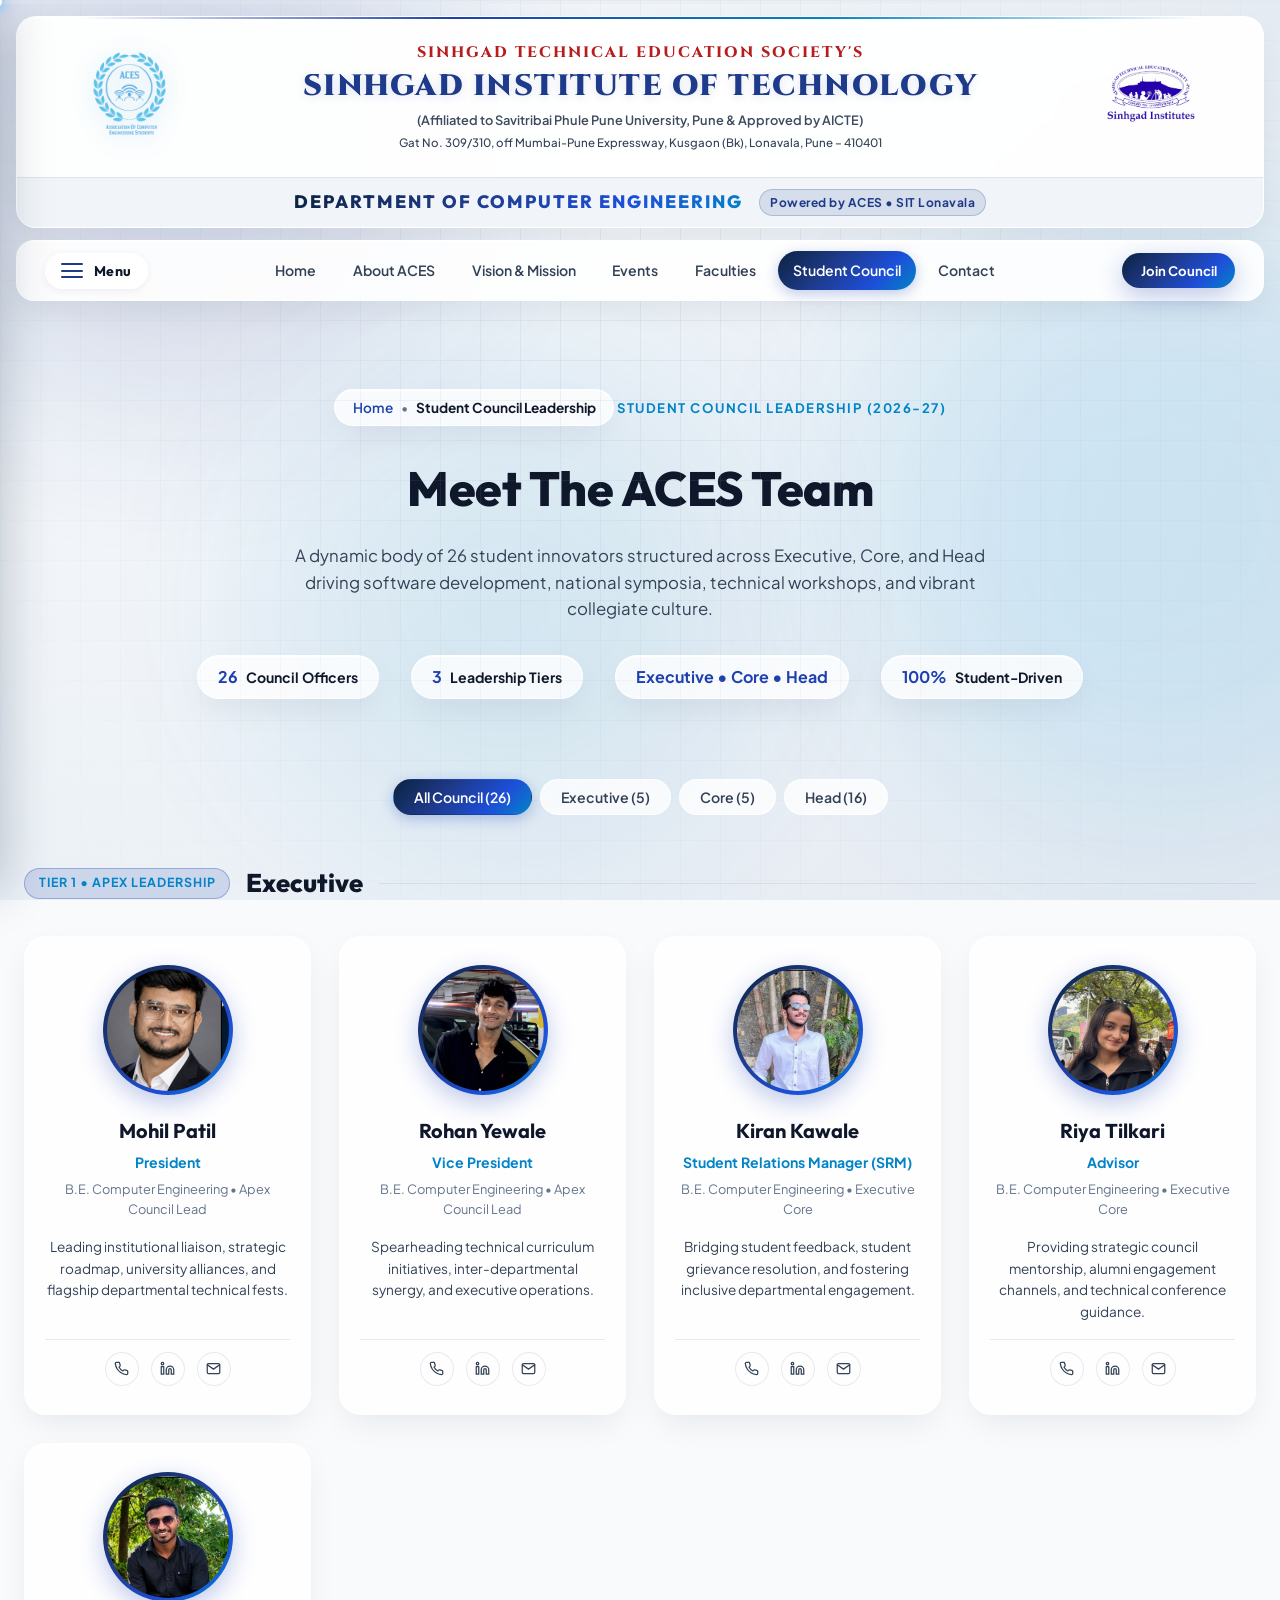
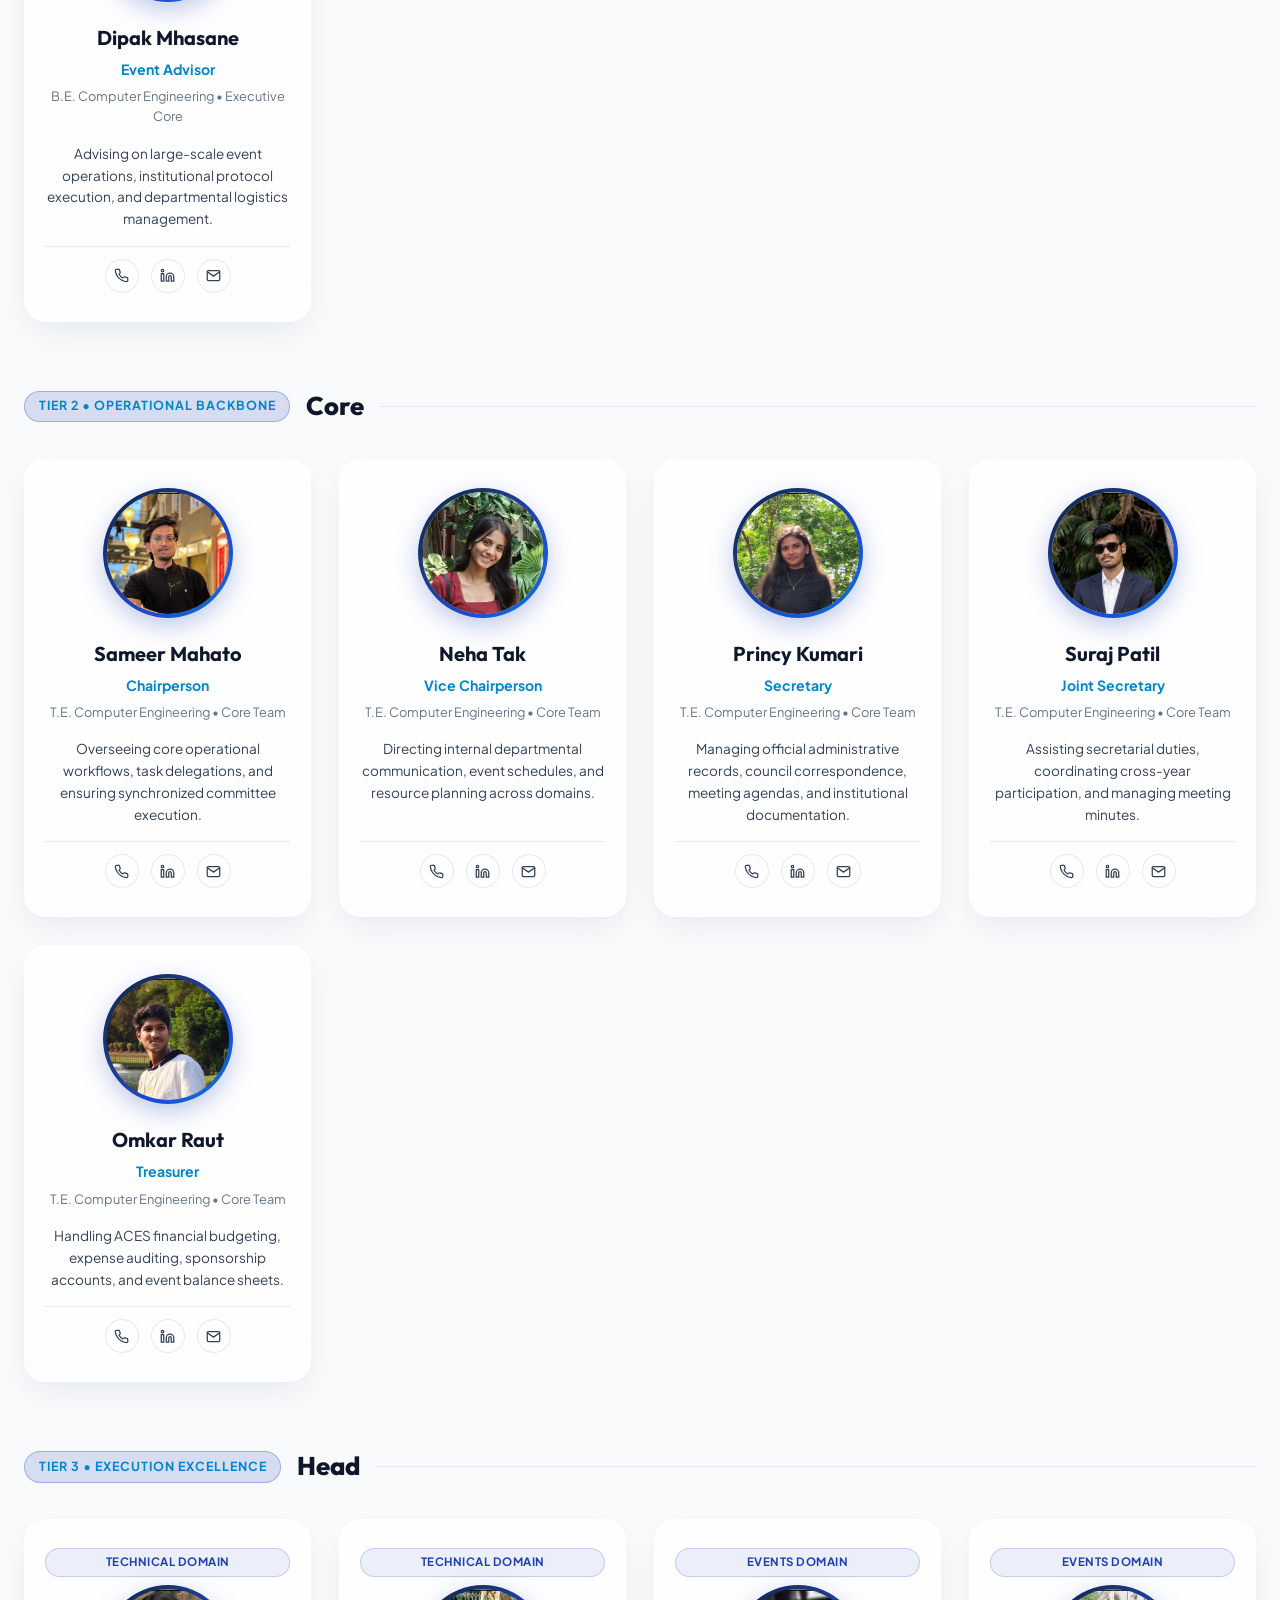
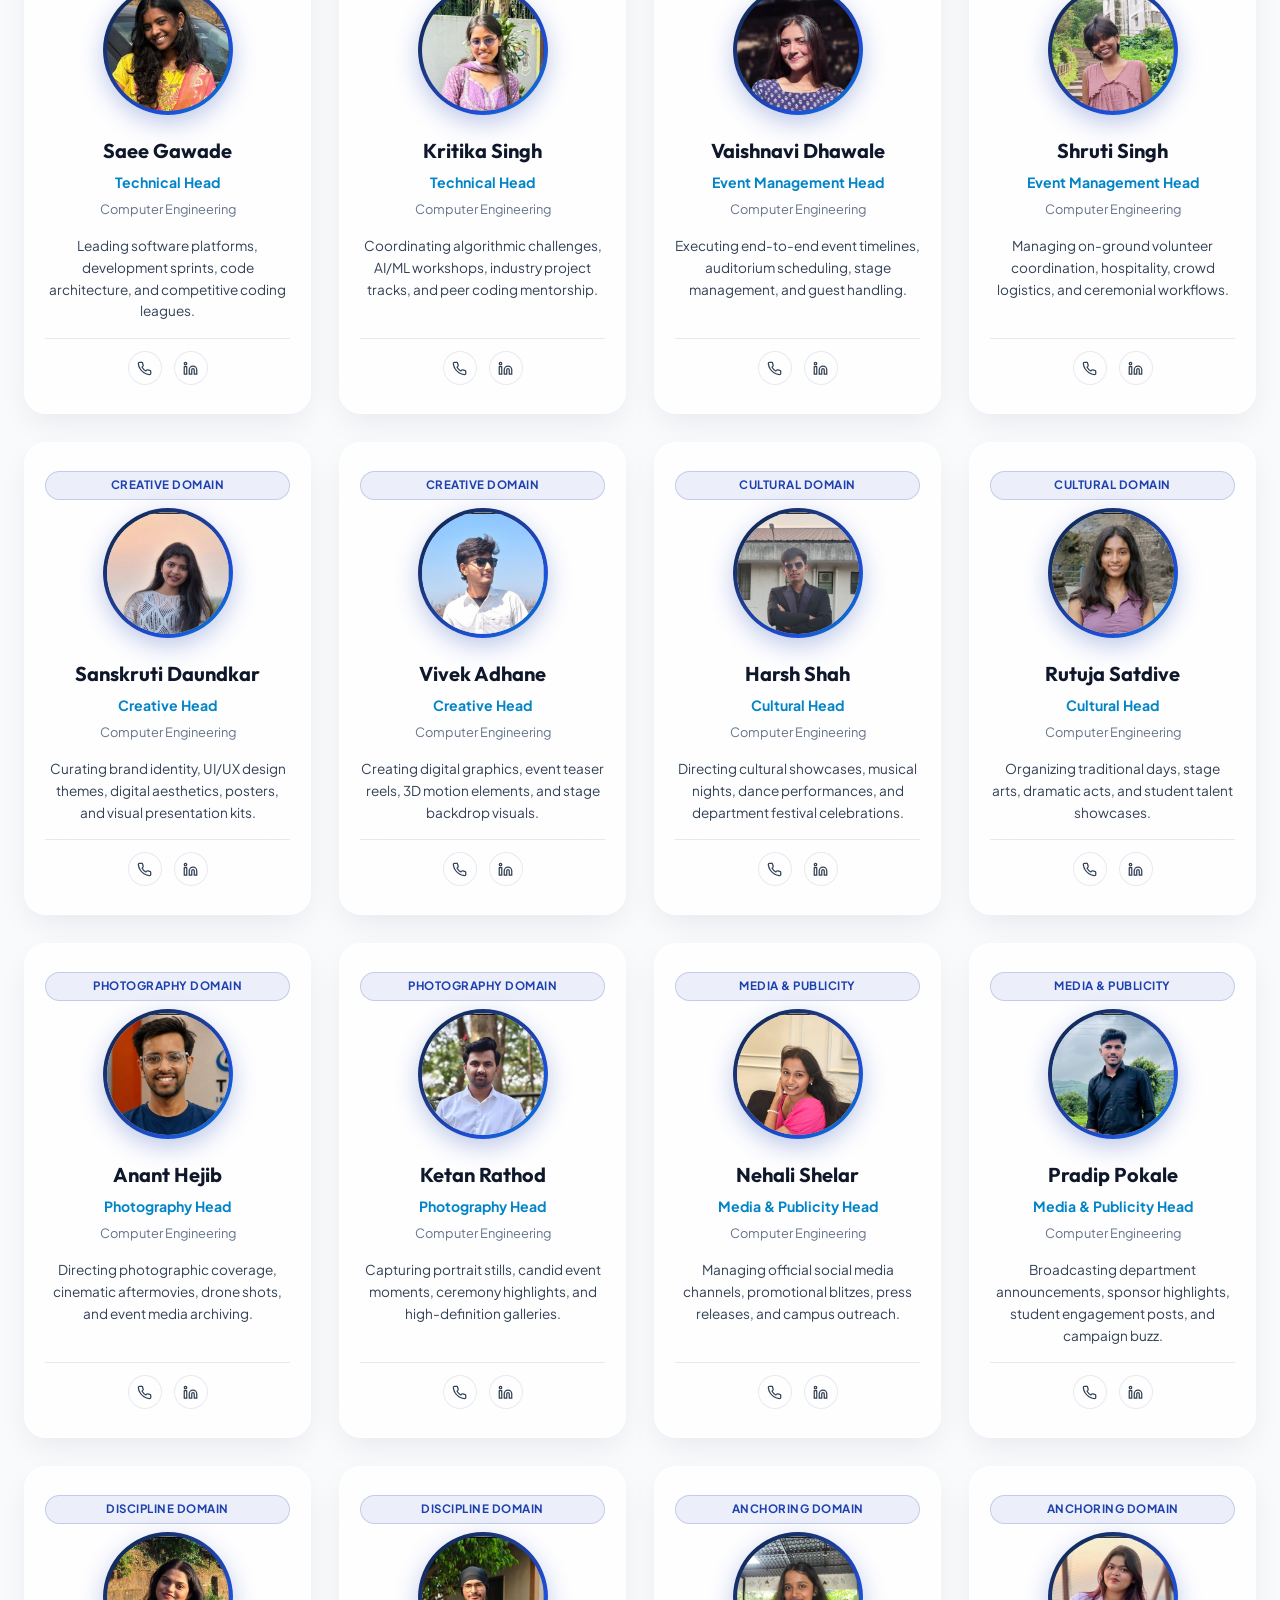
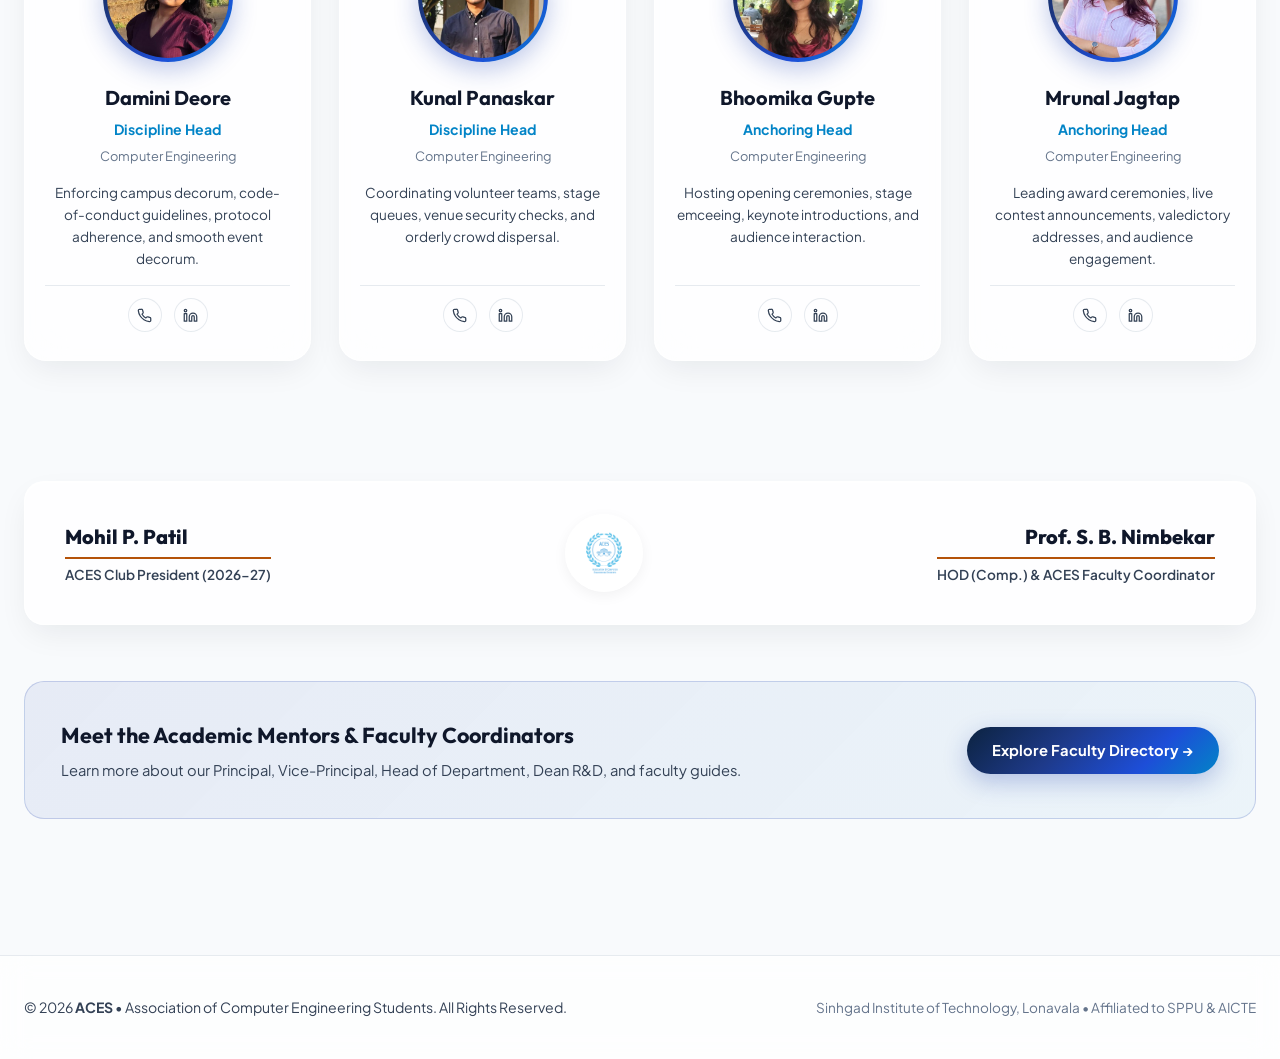
<file: council.html>
<!DOCTYPE html>
<html lang="en">
<head>
  <meta charset="UTF-8">
  <meta name="viewport" content="width=device-width, initial-scale=1.0">
  <meta name="description" content="Official Student Council Leadership Directory 2026-27 for ACES (Association of Computer Engineering Students) at Sinhgad Institute of Technology (SIT), Lonavala.">
  <meta name="keywords" content="ACES Student Council, Mohil Patil President, Rohan Yewale VP, Sameer Mahato Chairperson, SIT Lonavala, Computer Engineering Student Leaders">
  <title>Student Council Leadership 2026-27 | ACES SIT Lonavala</title>
  
  <!-- Favicon -->
  <link rel="icon" type="image/png" href="assets/aces-logo.png">
  
  <!-- Stylesheet -->
  <link rel="stylesheet" href="css/style.css">
</head>
<body>

  <!-- SVG Gradient Definitions -->
  <svg style="position: absolute; width: 0; height: 0; overflow: hidden;" aria-hidden="true">
    <defs>
      <linearGradient id="brandGradientSvg" x1="0%" y1="0%" x2="100%" y2="100%">
        <stop offset="0%" stop-color="#0284c7" />
        <stop offset="50%" stop-color="#1e40af" />
        <stop offset="100%" stop-color="#0c2340" />
      </linearGradient>
    </defs>
  </svg>

  <!-- Top Viewport Scroll Progress Bar -->
  <div id="scroll-progress-container" class="scroll-progress-container" aria-hidden="true">
    <div id="scroll-progress-bar" class="scroll-progress-bar">
      <div class="scroll-progress-glow"></div>
    </div>
  </div>

  <!-- Background Ambient Glow & Mesh -->
  <div class="ambient-glow" aria-hidden="true">
    <div class="orb orb-1"></div>
    <div class="orb orb-2"></div>
    <div class="orb orb-3"></div>
  </div>
  <div class="grid-mesh" aria-hidden="true"></div>

  <!-- ========================================================================
       1. OFFICIAL INSTITUTIONAL LETTERHEAD HEADER
       ======================================================================== -->
  <header class="institutional-letterhead-wrapper" id="top-letterhead">
    <div class="letterhead-container">
      
      <div class="letterhead-top-row">
        <!-- Left: Official ACES Logo -->
        <div class="letterhead-logo-aces">
          <a href="index.html" title="ACES - Association of Computer Engineering Students">
            <img src="assets/aces-logo.png" alt="ACES Logo" class="aces-official-logo-img">
          </a>
        </div>

        <!-- Center: Institutional Accreditation & Affiliation -->
        <div class="letterhead-center-text">
          <div class="society-title">SINHGAD TECHNICAL EDUCATION SOCIETY'S</div>
          <h1 class="institute-name">SINHGAD INSTITUTE OF TECHNOLOGY</h1>
          <div class="affiliation-text">(Affiliated to Savitribai Phule Pune University, Pune &amp; Approved by AICTE)</div>
          <div class="campus-address">Gat No. 309/310, off Mumbai-Pune Expressway, Kusgaon (Bk), Lonavala, Pune – 410401</div>
        </div>

        <!-- Right: Official Sinhgad Institutes Logo -->
        <div class="letterhead-logo-sinhgad">
          <a href="https://sit.sinhgad.edu/" target="_blank" rel="noopener noreferrer" title="Sinhgad Institutes">
            <img src="assets/sinhgad-logo.png" alt="Sinhgad Institutes Logo" class="sinhgad-official-logo-img">
          </a>
        </div>
      </div>

      <!-- Lower Letterhead Ribbon -->
      <div class="letterhead-ribbon">
        <span class="ribbon-text">Department of Computer Engineering</span>
        <span class="ribbon-tag">Powered by ACES &bull; SIT Lonavala</span>
      </div>

    </div>
  </header>

  <!-- ========================================================================
       2. STICKY GLASS NAVIGATION BAR
       ======================================================================== -->
  <nav class="sticky-nav-bar" id="sticky-nav" aria-label="Main Navigation">
    <div class="sticky-nav-inner">
      <!-- 3-Lines Navigation Trigger Button (Replaces static ACES SIT brand) -->
      <button class="nav-menu-toggle-btn" id="nav-menu-toggle-btn" aria-label="Toggle Navigation Menu" aria-expanded="false" title="Menu Navigation">
        <span class="hamburger-box">
          <span class="hamburger-line"></span>
          <span class="hamburger-line"></span>
          <span class="hamburger-line"></span>
        </span>
        <span class="nav-menu-label">Menu</span>
      </button>

      <ul class="nav-links-menu">
        <li class="nav-pill-item"><a href="index.html#home">Home</a></li>
        <li class="nav-pill-item"><a href="index.html#about">About ACES</a></li>
        <li class="nav-pill-item"><a href="index.html#vision">Vision &amp; Mission</a></li>
        <li class="nav-pill-item"><a href="index.html#events">Events</a></li>
        <li class="nav-pill-item"><a href="faculties.html">Faculties</a></li>
        <li class="nav-pill-item"><a href="council.html" class="active">Student Council</a></li>
        <li class="nav-pill-item"><a href="index.html#contact">Contact</a></li>
      </ul>

      <!-- CTA Button -->
      <a href="index.html#contact" class="btn btn-primary nav-contact-btn" style="padding: 0.45rem 1.15rem; font-size: 0.82rem; border-radius: 9999px;">
        <span>Join Council</span>
      </a>
    </div>
  </nav>

  <!-- ========================================================================
       2B. OFFCANVAS SLIDE-IN NAVIGATION DRAWER
       Navigate between pages & smoothly scroll to sections
       ======================================================================== -->
  <div id="nav-drawer-backdrop" class="nav-drawer-backdrop" aria-hidden="true"></div>
  <aside id="nav-drawer" class="nav-drawer-panel" aria-label="Main Navigation Menu" aria-hidden="true">
    <div class="drawer-header">
      <div class="drawer-brand">
        <img src="assets/aces-logo.png" alt="ACES Logo" class="drawer-logo">
        <div class="drawer-brand-text">
          <span class="drawer-brand-title">ACES SIT</span>
          <span class="drawer-brand-sub">Dept. of Computer Engineering</span>
        </div>
      </div>
      <button class="drawer-close-btn" id="drawer-close-btn" aria-label="Close Navigation Menu">
        <svg width="18" height="18" viewBox="0 0 24 24" fill="none" stroke="currentColor" stroke-width="2.2" stroke-linecap="round" stroke-linejoin="round">
          <line x1="18" y1="6" x2="6" y2="18"></line>
          <line x1="6" y1="6" x2="18" y2="18"></line>
        </svg>
      </button>
    </div>

    <div class="drawer-body">
      <span class="drawer-section-title">Explore &bull; Scroll &bull; Navigate</span>
      <ul class="drawer-links-list">
        <li>
          <a href="index.html#home" class="drawer-link">
            <div class="drawer-link-left">
              <span class="drawer-link-icon">🏠</span>
              <div>
                <span class="drawer-link-text">Home</span>
                <span class="drawer-link-desc">Overview &amp; key metrics</span>
              </div>
            </div>
            <span class="drawer-badge">Scroll &rarr;</span>
          </a>
        </li>
        <li>
          <a href="index.html#about" class="drawer-link">
            <div class="drawer-link-left">
              <span class="drawer-link-icon">ℹ️</span>
              <div>
                <span class="drawer-link-text">About ACES</span>
                <span class="drawer-link-desc">Department legacy &amp; student body</span>
              </div>
            </div>
            <span class="drawer-badge">Scroll &rarr;</span>
          </a>
        </li>
        <li>
          <a href="index.html#vision" class="drawer-link">
            <div class="drawer-link-left">
              <span class="drawer-link-icon">🎯</span>
              <div>
                <span class="drawer-link-text">Vision &amp; Mission</span>
                <span class="drawer-link-desc">Core goals &amp; institutional focus</span>
              </div>
            </div>
            <span class="drawer-badge">Scroll &rarr;</span>
          </a>
        </li>
        <li>
          <a href="index.html#events" class="drawer-link">
            <div class="drawer-link-left">
              <span class="drawer-link-icon">📅</span>
              <div>
                <span class="drawer-link-text">Events &amp; Workshops</span>
                <span class="drawer-link-desc">Freshers 2k26, Genesis AI, Galas</span>
              </div>
            </div>
            <span class="drawer-badge">Scroll &rarr;</span>
          </a>
        </li>
        <li>
          <a href="faculties.html" class="drawer-link">
            <div class="drawer-link-left">
              <span class="drawer-link-icon">👨‍🏫</span>
              <div>
                <span class="drawer-link-text">Department Faculties</span>
                <span class="drawer-link-desc">HOD, Professors, TPO &amp; Staff</span>
              </div>
            </div>
            <span class="drawer-badge">Page &rarr;</span>
          </a>
        </li>
        <li>
          <a href="council.html" class="drawer-link active">
            <div class="drawer-link-left">
              <span class="drawer-link-icon">👥</span>
              <div>
                <span class="drawer-link-text">Student Council</span>
                <span class="drawer-link-desc">Executive leadership &amp; Core team</span>
              </div>
            </div>
            <span class="drawer-badge">Active</span>
          </a>
        </li>
        <li>
          <a href="index.html#contact" class="drawer-link">
            <div class="drawer-link-left">
              <span class="drawer-link-icon">📞</span>
              <div>
                <span class="drawer-link-text">Contact Us</span>
                <span class="drawer-link-desc">Department inquiries &amp; location</span>
              </div>
            </div>
            <span class="drawer-badge">Scroll &rarr;</span>
          </a>
        </li>
      </ul>
    </div>

    <div class="drawer-footer">
      <a href="index.html#contact" class="btn btn-primary drawer-footer-btn">
        <span>Connect With ACES</span>
      </a>
      <div class="drawer-footer-note">
        Sinhgad Institute of Technology, Lonavala<br>
        Department of Computer Engineering
      </div>
    </div>
  </aside>

  <!-- ========================================================================
       3. SUBPAGE HERO & BREADCRUMB
       ======================================================================== -->
  <main class="subpage-hero">
    <div class="container">
      <div class="breadcrumb-nav">
        <a href="index.html">Home</a>
        <span>&bull;</span>
        <span style="color: var(--text-main); font-weight: 700;">Student Council Leadership</span>
      </div>

      <span class="section-tag">Student Council Leadership (2026-27)</span>
      <h1 class="subpage-title">Meet The ACES Team</h1>
      <p class="subpage-desc">
        A dynamic body of 26 student innovators structured across Executive, Core, and Head driving software development, national symposia, technical workshops, and vibrant collegiate culture.
      </p>

      <!-- Quick Metrics Bar -->
      <div class="subpage-stats-bar">
        <div class="subpage-stat-badge">
          <strong>26</strong> Council Officers
        </div>
        <div class="subpage-stat-badge">
          <strong>3</strong> Leadership Tiers
        </div>
        <div class="subpage-stat-badge">
          <strong>Executive &bull; Core &bull; Head</strong>
        </div>
        <div class="subpage-stat-badge">
          <strong>100%</strong> Student-Driven
        </div>
      </div>
    </div>
  </main>

  <!-- ========================================================================
       4. STUDENT COUNCIL DIRECTORY
       ======================================================================== -->
  <section class="section-block" style="padding-top: 0;">
    <div class="container">
      
      <!-- Team Filter Bar -->
      <div class="events-filter-bar team-filter-bar" style="margin-bottom: 3rem;">
        <button type="button" class="filter-btn active" data-tier="all">All Council (26)</button>
        <button type="button" class="filter-btn" data-tier="executives">Executive (5)</button>
        <button type="button" class="filter-btn" data-tier="core">Core (5)</button>
        <button type="button" class="filter-btn" data-tier="heads">Head (16)</button>
      </div>

      <div class="team-hierarchy-wrap">
        
        <!-- ================= HIERARCHY TIER 1: EXECUTIVE CORE ================= -->
        <div class="tier-group" data-tier="executives">
          <div class="tier-header">
            <span class="tier-pill">Tier 1 &bull; Apex Leadership</span>
            <h3 class="tier-title">Executive</h3>
            <div class="tier-line"></div>
          </div>

          <div class="team-grid">
            <!-- 1. Mohil Patil - President -->
            <div class="team-card glass-card">
              <div class="team-avatar-wrap">
                <img src="assets/team/student-mohil-patil.jpg?v=1" alt="Mohil Patil - President ACES" class="team-avatar-img">
              </div>
              <h4 class="team-member-name">Mohil Patil</h4>
              <div class="team-member-role">President</div>
              <div class="team-member-dept">B.E. Computer Engineering &bull; Apex Council Lead</div>
              <p style="font-size: 0.85rem; color: var(--text-muted); margin-bottom: 1rem;">
                Leading institutional liaison, strategic roadmap, university alliances, and flagship departmental technical fests.
              </p>
              <div class="team-social-links">
                <a href="tel:+917822875590" class="social-icon-btn" aria-label="Call Mohil Patil" title="Phone: +91 7822875590"><svg width="15" height="15" viewBox="0 0 24 24" fill="none" stroke="currentColor" stroke-width="2" stroke-linecap="round" stroke-linejoin="round"><path d="M22 16.92v3a2 2 0 0 1-2.18 2 19.79 19.79 0 0 1-8.63-3.07 19.5 19.5 0 0 1-6-6 19.79 19.79 0 0 1-3.07-8.67A2 2 0 0 1 4.11 2h3a2 2 0 0 1 2 1.72 12.84 12.84 0 0 0 .7 2.81 2 2 0 0 1-.45 2.11L8.09 9.91a16 16 0 0 0 6 6l1.27-1.27a2 2 0 0 1 2.11-.45 12.84 12.84 0 0 0 2.81.7A2 2 0 0 1 22 16.92z"></path></svg></a>
                <a href="#" class="social-icon-btn" aria-label="LinkedIn" title="LinkedIn"><svg width="15" height="15" viewBox="0 0 24 24" fill="none" stroke="currentColor" stroke-width="2" stroke-linecap="round" stroke-linejoin="round"><path d="M16 8a6 6 0 0 1 6 6v7h-4v-7a2 2 0 0 0-2-2 2 2 0 0 0-2 2v7h-4v-7a6 6 0 0 1 6-6z"></path><rect x="2" y="9" width="4" height="12"></rect><circle cx="4" cy="4" r="2"></circle></svg></a>
                <a href="#" class="social-icon-btn" aria-label="Email" title="Email"><svg width="15" height="15" viewBox="0 0 24 24" fill="none" stroke="currentColor" stroke-width="2" stroke-linecap="round" stroke-linejoin="round"><path d="M4 4h16c1.1 0 2 .9 2 2v12c0 1.1-.9 2-2 2H4c-1.1 0-2-.9-2-2V6c0-1.1.9-2 2-2z"></path><polyline points="22,6 12,13 2,6"></polyline></svg></a>
              </div>
            </div>

            <!-- 2. Rohan Yewale - Vice President -->
            <div class="team-card glass-card">
              <div class="team-avatar-wrap">
                <img src="assets/team/student-rohan-yewale.jpg?v=1" alt="Rohan Yewale - Vice President ACES" class="team-avatar-img">
              </div>
              <h4 class="team-member-name">Rohan Yewale</h4>
              <div class="team-member-role">Vice President</div>
              <div class="team-member-dept">B.E. Computer Engineering &bull; Apex Council Lead</div>
              <p style="font-size: 0.85rem; color: var(--text-muted); margin-bottom: 1rem;">
                Spearheading technical curriculum initiatives, inter-departmental synergy, and executive operations.
              </p>
              <div class="team-social-links">
                <a href="tel:+917020464298" class="social-icon-btn" aria-label="Call Rohan Yewale" title="Phone: +91 70204 64298"><svg width="15" height="15" viewBox="0 0 24 24" fill="none" stroke="currentColor" stroke-width="2" stroke-linecap="round" stroke-linejoin="round"><path d="M22 16.92v3a2 2 0 0 1-2.18 2 19.79 19.79 0 0 1-8.63-3.07 19.5 19.5 0 0 1-6-6 19.79 19.79 0 0 1-3.07-8.67A2 2 0 0 1 4.11 2h3a2 2 0 0 1 2 1.72 12.84 12.84 0 0 0 .7 2.81 2 2 0 0 1-.45 2.11L8.09 9.91a16 16 0 0 0 6 6l1.27-1.27a2 2 0 0 1 2.11-.45 12.84 12.84 0 0 0 2.81.7A2 2 0 0 1 22 16.92z"></path></svg></a>
                <a href="#" class="social-icon-btn" aria-label="LinkedIn" title="LinkedIn"><svg width="15" height="15" viewBox="0 0 24 24" fill="none" stroke="currentColor" stroke-width="2" stroke-linecap="round" stroke-linejoin="round"><path d="M16 8a6 6 0 0 1 6 6v7h-4v-7a2 2 0 0 0-2-2 2 2 0 0 0-2 2v7h-4v-7a6 6 0 0 1 6-6z"></path><rect x="2" y="9" width="4" height="12"></rect><circle cx="4" cy="4" r="2"></circle></svg></a>
                <a href="#" class="social-icon-btn" aria-label="Email" title="Email"><svg width="15" height="15" viewBox="0 0 24 24" fill="none" stroke="currentColor" stroke-width="2" stroke-linecap="round" stroke-linejoin="round"><path d="M4 4h16c1.1 0 2 .9 2 2v12c0 1.1-.9 2-2 2H4c-1.1 0-2-.9-2-2V6c0-1.1.9-2 2-2z"></path><polyline points="22,6 12,13 2,6"></polyline></svg></a>
              </div>
            </div>

            <!-- 3. Kiran Kawale - SRM -->
            <div class="team-card glass-card">
              <div class="team-avatar-wrap">
                <img src="assets/team/student-kiran-kawale.jpg?v=1" alt="Kiran Kawale - Student Relations Manager (SRM) ACES" class="team-avatar-img">
              </div>
              <h4 class="team-member-name">Kiran Kawale</h4>
              <div class="team-member-role">Student Relations Manager (SRM)</div>
              <div class="team-member-dept">B.E. Computer Engineering &bull; Executive Core</div>
              <p style="font-size: 0.85rem; color: var(--text-muted); margin-bottom: 1rem;">
                Bridging student feedback, student grievance resolution, and fostering inclusive departmental engagement.
              </p>
              <div class="team-social-links">
                <a href="tel:+919158134676" class="social-icon-btn" aria-label="Call Kiran Kawale" title="Phone: +91 91581 34676"><svg width="15" height="15" viewBox="0 0 24 24" fill="none" stroke="currentColor" stroke-width="2" stroke-linecap="round" stroke-linejoin="round"><path d="M22 16.92v3a2 2 0 0 1-2.18 2 19.79 19.79 0 0 1-8.63-3.07 19.5 19.5 0 0 1-6-6 19.79 19.79 0 0 1-3.07-8.67A2 2 0 0 1 4.11 2h3a2 2 0 0 1 2 1.72 12.84 12.84 0 0 0 .7 2.81 2 2 0 0 1-.45 2.11L8.09 9.91a16 16 0 0 0 6 6l1.27-1.27a2 2 0 0 1 2.11-.45 12.84 12.84 0 0 0 2.81.7A2 2 0 0 1 22 16.92z"></path></svg></a>
                <a href="#" class="social-icon-btn" aria-label="LinkedIn" title="LinkedIn"><svg width="15" height="15" viewBox="0 0 24 24" fill="none" stroke="currentColor" stroke-width="2" stroke-linecap="round" stroke-linejoin="round"><path d="M16 8a6 6 0 0 1 6 6v7h-4v-7a2 2 0 0 0-2-2 2 2 0 0 0-2 2v7h-4v-7a6 6 0 0 1 6-6z"></path><rect x="2" y="9" width="4" height="12"></rect><circle cx="4" cy="4" r="2"></circle></svg></a>
                <a href="#" class="social-icon-btn" aria-label="Email" title="Email"><svg width="15" height="15" viewBox="0 0 24 24" fill="none" stroke="currentColor" stroke-width="2" stroke-linecap="round" stroke-linejoin="round"><path d="M4 4h16c1.1 0 2 .9 2 2v12c0 1.1-.9 2-2 2H4c-1.1 0-2-.9-2-2V6c0-1.1.9-2 2-2z"></path><polyline points="22,6 12,13 2,6"></polyline></svg></a>
              </div>
            </div>

            <!-- 4. Riya Tilkari - Advisor -->
            <div class="team-card glass-card">
              <div class="team-avatar-wrap">
                <img src="assets/team/student-riya-tilkari.jpg?v=1" alt="Riya Tilkari - Advisor ACES" class="team-avatar-img">
              </div>
              <h4 class="team-member-name">Riya Tilkari</h4>
              <div class="team-member-role">Advisor</div>
              <div class="team-member-dept">B.E. Computer Engineering &bull; Executive Core</div>
              <p style="font-size: 0.85rem; color: var(--text-muted); margin-bottom: 1rem;">
                Providing strategic council mentorship, alumni engagement channels, and technical conference guidance.
              </p>
              <div class="team-social-links">
                <a href="tel:+917776027782" class="social-icon-btn" aria-label="Call Riya Tilkari" title="Phone: +91 77760 27782"><svg width="15" height="15" viewBox="0 0 24 24" fill="none" stroke="currentColor" stroke-width="2" stroke-linecap="round" stroke-linejoin="round"><path d="M22 16.92v3a2 2 0 0 1-2.18 2 19.79 19.79 0 0 1-8.63-3.07 19.5 19.5 0 0 1-6-6 19.79 19.79 0 0 1-3.07-8.67A2 2 0 0 1 4.11 2h3a2 2 0 0 1 2 1.72 12.84 12.84 0 0 0 .7 2.81 2 2 0 0 1-.45 2.11L8.09 9.91a16 16 0 0 0 6 6l1.27-1.27a2 2 0 0 1 2.11-.45 12.84 12.84 0 0 0 2.81.7A2 2 0 0 1 22 16.92z"></path></svg></a>
                <a href="#" class="social-icon-btn" aria-label="LinkedIn" title="LinkedIn"><svg width="15" height="15" viewBox="0 0 24 24" fill="none" stroke="currentColor" stroke-width="2" stroke-linecap="round" stroke-linejoin="round"><path d="M16 8a6 6 0 0 1 6 6v7h-4v-7a2 2 0 0 0-2-2 2 2 0 0 0-2 2v7h-4v-7a6 6 0 0 1 6-6z"></path><rect x="2" y="9" width="4" height="12"></rect><circle cx="4" cy="4" r="2"></circle></svg></a>
                <a href="#" class="social-icon-btn" aria-label="Email" title="Email"><svg width="15" height="15" viewBox="0 0 24 24" fill="none" stroke="currentColor" stroke-width="2" stroke-linecap="round" stroke-linejoin="round"><path d="M4 4h16c1.1 0 2 .9 2 2v12c0 1.1-.9 2-2 2H4c-1.1 0-2-.9-2-2V6c0-1.1.9-2 2-2z"></path><polyline points="22,6 12,13 2,6"></polyline></svg></a>
              </div>
            </div>

            <!-- 5. Dipak Mhasane - Event Advisor -->
            <div class="team-card glass-card">
              <div class="team-avatar-wrap">
                <img src="assets/team/student-dipak-mhasane.jpg?v=1" alt="Dipak Mhasane - Event Advisor ACES" class="team-avatar-img">
              </div>
              <h4 class="team-member-name">Dipak Mhasane</h4>
              <div class="team-member-role">Event Advisor</div>
              <div class="team-member-dept">B.E. Computer Engineering &bull; Executive Core</div>
              <p style="font-size: 0.85rem; color: var(--text-muted); margin-bottom: 1rem;">
                Advising on large-scale event operations, institutional protocol execution, and departmental logistics management.
              </p>
              <div class="team-social-links">
                <a href="tel:+918830594851" class="social-icon-btn" aria-label="Call Dipak Mhasane" title="Phone: +91 88305 94851"><svg width="15" height="15" viewBox="0 0 24 24" fill="none" stroke="currentColor" stroke-width="2" stroke-linecap="round" stroke-linejoin="round"><path d="M22 16.92v3a2 2 0 0 1-2.18 2 19.79 19.79 0 0 1-8.63-3.07 19.5 19.5 0 0 1-6-6 19.79 19.79 0 0 1-3.07-8.67A2 2 0 0 1 4.11 2h3a2 2 0 0 1 2 1.72 12.84 12.84 0 0 0 .7 2.81 2 2 0 0 1-.45 2.11L8.09 9.91a16 16 0 0 0 6 6l1.27-1.27a2 2 0 0 1 2.11-.45 12.84 12.84 0 0 0 2.81.7A2 2 0 0 1 22 16.92z"></path></svg></a>
                <a href="#" class="social-icon-btn" aria-label="LinkedIn" title="LinkedIn"><svg width="15" height="15" viewBox="0 0 24 24" fill="none" stroke="currentColor" stroke-width="2" stroke-linecap="round" stroke-linejoin="round"><path d="M16 8a6 6 0 0 1 6 6v7h-4v-7a2 2 0 0 0-2-2 2 2 0 0 0-2 2v7h-4v-7a6 6 0 0 1 6-6z"></path><rect x="2" y="9" width="4" height="12"></rect><circle cx="4" cy="4" r="2"></circle></svg></a>
                <a href="#" class="social-icon-btn" aria-label="Email" title="Email"><svg width="15" height="15" viewBox="0 0 24 24" fill="none" stroke="currentColor" stroke-width="2" stroke-linecap="round" stroke-linejoin="round"><path d="M4 4h16c1.1 0 2 .9 2 2v12c0 1.1-.9 2-2 2H4c-1.1 0-2-.9-2-2V6c0-1.1.9-2 2-2z"></path><polyline points="22,6 12,13 2,6"></polyline></svg></a>
              </div>
            </div>
          </div>
        </div>

        <!-- ================= HIERARCHY TIER 2: CORE TEAM ================= -->
        <div class="tier-group" data-tier="core">
          <div class="tier-header">
            <span class="tier-pill">Tier 2 &bull; Operational Backbone</span>
            <h3 class="tier-title">Core</h3>
            <div class="tier-line"></div>
          </div>

          <div class="team-grid">
            <!-- 1. Sameer Mahato - Chairperson -->
            <div class="team-card glass-card">
              <div class="team-avatar-wrap">
                <img src="assets/team/student-sameer-mahato.jpg?v=1" alt="Sameer Mahato - Chairperson ACES" class="team-avatar-img">
              </div>
              <h4 class="team-member-name">Sameer Mahato</h4>
              <div class="team-member-role">Chairperson</div>
              <div class="team-member-dept">T.E. Computer Engineering &bull; Core Team</div>
              <p style="font-size: 0.85rem; color: var(--text-muted); margin-bottom: 1rem;">
                Overseeing core operational workflows, task delegations, and ensuring synchronized committee execution.
              </p>
              <div class="team-social-links">
                <a href="tel:+919158134676" class="social-icon-btn" aria-label="Call Sameer Mahato" title="Phone: +91 91581 34676"><svg width="15" height="15" viewBox="0 0 24 24" fill="none" stroke="currentColor" stroke-width="2" stroke-linecap="round" stroke-linejoin="round"><path d="M22 16.92v3a2 2 0 0 1-2.18 2 19.79 19.79 0 0 1-8.63-3.07 19.5 19.5 0 0 1-6-6 19.79 19.79 0 0 1-3.07-8.67A2 2 0 0 1 4.11 2h3a2 2 0 0 1 2 1.72 12.84 12.84 0 0 0 .7 2.81 2 2 0 0 1-.45 2.11L8.09 9.91a16 16 0 0 0 6 6l1.27-1.27a2 2 0 0 1 2.11-.45 12.84 12.84 0 0 0 2.81.7A2 2 0 0 1 22 16.92z"></path></svg></a>
                <a href="#" class="social-icon-btn" aria-label="LinkedIn" title="LinkedIn"><svg width="15" height="15" viewBox="0 0 24 24" fill="none" stroke="currentColor" stroke-width="2" stroke-linecap="round" stroke-linejoin="round"><path d="M16 8a6 6 0 0 1 6 6v7h-4v-7a2 2 0 0 0-2-2 2 2 0 0 0-2 2v7h-4v-7a6 6 0 0 1 6-6z"></path><rect x="2" y="9" width="4" height="12"></rect><circle cx="4" cy="4" r="2"></circle></svg></a>
                <a href="#" class="social-icon-btn" aria-label="Email" title="Email"><svg width="15" height="15" viewBox="0 0 24 24" fill="none" stroke="currentColor" stroke-width="2" stroke-linecap="round" stroke-linejoin="round"><path d="M4 4h16c1.1 0 2 .9 2 2v12c0 1.1-.9 2-2 2H4c-1.1 0-2-.9-2-2V6c0-1.1.9-2 2-2z"></path><polyline points="22,6 12,13 2,6"></polyline></svg></a>
              </div>
            </div>

            <!-- 2. Neha Tak - Vice Chairperson -->
            <div class="team-card glass-card">
              <div class="team-avatar-wrap">
                <img src="assets/team/student-neha-tak.jpg?v=1" alt="Neha Tak - Vice Chairperson ACES" class="team-avatar-img">
              </div>
              <h4 class="team-member-name">Neha Tak</h4>
              <div class="team-member-role">Vice Chairperson</div>
              <div class="team-member-dept">T.E. Computer Engineering &bull; Core Team</div>
              <p style="font-size: 0.85rem; color: var(--text-muted); margin-bottom: 1rem;">
                Directing internal departmental communication, event schedules, and resource planning across domains.
              </p>
              <div class="team-social-links">
                <a href="tel:+917666217689" class="social-icon-btn" aria-label="Call Neha Tak" title="Phone: +91 76662 17689"><svg width="15" height="15" viewBox="0 0 24 24" fill="none" stroke="currentColor" stroke-width="2" stroke-linecap="round" stroke-linejoin="round"><path d="M22 16.92v3a2 2 0 0 1-2.18 2 19.79 19.79 0 0 1-8.63-3.07 19.5 19.5 0 0 1-6-6 19.79 19.79 0 0 1-3.07-8.67A2 2 0 0 1 4.11 2h3a2 2 0 0 1 2 1.72 12.84 12.84 0 0 0 .7 2.81 2 2 0 0 1-.45 2.11L8.09 9.91a16 16 0 0 0 6 6l1.27-1.27a2 2 0 0 1 2.11-.45 12.84 12.84 0 0 0 2.81.7A2 2 0 0 1 22 16.92z"></path></svg></a>
                <a href="#" class="social-icon-btn" aria-label="LinkedIn" title="LinkedIn"><svg width="15" height="15" viewBox="0 0 24 24" fill="none" stroke="currentColor" stroke-width="2" stroke-linecap="round" stroke-linejoin="round"><path d="M16 8a6 6 0 0 1 6 6v7h-4v-7a2 2 0 0 0-2-2 2 2 0 0 0-2 2v7h-4v-7a6 6 0 0 1 6-6z"></path><rect x="2" y="9" width="4" height="12"></rect><circle cx="4" cy="4" r="2"></circle></svg></a>
                <a href="#" class="social-icon-btn" aria-label="Email" title="Email"><svg width="15" height="15" viewBox="0 0 24 24" fill="none" stroke="currentColor" stroke-width="2" stroke-linecap="round" stroke-linejoin="round"><path d="M4 4h16c1.1 0 2 .9 2 2v12c0 1.1-.9 2-2 2H4c-1.1 0-2-.9-2-2V6c0-1.1.9-2 2-2z"></path><polyline points="22,6 12,13 2,6"></polyline></svg></a>
              </div>
            </div>

            <!-- 3. Princy Kumari - Secretary -->
            <div class="team-card glass-card">
              <div class="team-avatar-wrap">
                <img src="assets/team/student-princy-kumari.jpg?v=1" alt="Princy Kumari - Secretary ACES" class="team-avatar-img">
              </div>
              <h4 class="team-member-name">Princy Kumari</h4>
              <div class="team-member-role">Secretary</div>
              <div class="team-member-dept">T.E. Computer Engineering &bull; Core Team</div>
              <p style="font-size: 0.85rem; color: var(--text-muted); margin-bottom: 1rem;">
                Managing official administrative records, council correspondence, meeting agendas, and institutional documentation.
              </p>
              <div class="team-social-links">
                <a href="tel:+917292835797" class="social-icon-btn" aria-label="Call Princy Kumari" title="Phone: +91 72928 35797"><svg width="15" height="15" viewBox="0 0 24 24" fill="none" stroke="currentColor" stroke-width="2" stroke-linecap="round" stroke-linejoin="round"><path d="M22 16.92v3a2 2 0 0 1-2.18 2 19.79 19.79 0 0 1-8.63-3.07 19.5 19.5 0 0 1-6-6 19.79 19.79 0 0 1-3.07-8.67A2 2 0 0 1 4.11 2h3a2 2 0 0 1 2 1.72 12.84 12.84 0 0 0 .7 2.81 2 2 0 0 1-.45 2.11L8.09 9.91a16 16 0 0 0 6 6l1.27-1.27a2 2 0 0 1 2.11-.45 12.84 12.84 0 0 0 2.81.7A2 2 0 0 1 22 16.92z"></path></svg></a>
                <a href="#" class="social-icon-btn" aria-label="LinkedIn" title="LinkedIn"><svg width="15" height="15" viewBox="0 0 24 24" fill="none" stroke="currentColor" stroke-width="2" stroke-linecap="round" stroke-linejoin="round"><path d="M16 8a6 6 0 0 1 6 6v7h-4v-7a2 2 0 0 0-2-2 2 2 0 0 0-2 2v7h-4v-7a6 6 0 0 1 6-6z"></path><rect x="2" y="9" width="4" height="12"></rect><circle cx="4" cy="4" r="2"></circle></svg></a>
                <a href="#" class="social-icon-btn" aria-label="Email" title="Email"><svg width="15" height="15" viewBox="0 0 24 24" fill="none" stroke="currentColor" stroke-width="2" stroke-linecap="round" stroke-linejoin="round"><path d="M4 4h16c1.1 0 2 .9 2 2v12c0 1.1-.9 2-2 2H4c-1.1 0-2-.9-2-2V6c0-1.1.9-2 2-2z"></path><polyline points="22,6 12,13 2,6"></polyline></svg></a>
              </div>
            </div>

            <!-- 4. Suraj Patil - Joint Secretary -->
            <div class="team-card glass-card">
              <div class="team-avatar-wrap">
                <img src="assets/team/student-suraj-patil.jpg?v=1" alt="Suraj Patil - Joint Secretary ACES" class="team-avatar-img">
              </div>
              <h4 class="team-member-name">Suraj Patil</h4>
              <div class="team-member-role">Joint Secretary</div>
              <div class="team-member-dept">T.E. Computer Engineering &bull; Core Team</div>
              <p style="font-size: 0.85rem; color: var(--text-muted); margin-bottom: 1rem;">
                Assisting secretarial duties, coordinating cross-year participation, and managing meeting minutes.
              </p>
              <div class="team-social-links">
                <a href="tel:+918010231211" class="social-icon-btn" aria-label="Call Suraj Patil" title="Phone: +91 80102 31211"><svg width="15" height="15" viewBox="0 0 24 24" fill="none" stroke="currentColor" stroke-width="2" stroke-linecap="round" stroke-linejoin="round"><path d="M22 16.92v3a2 2 0 0 1-2.18 2 19.79 19.79 0 0 1-8.63-3.07 19.5 19.5 0 0 1-6-6 19.79 19.79 0 0 1-3.07-8.67A2 2 0 0 1 4.11 2h3a2 2 0 0 1 2 1.72 12.84 12.84 0 0 0 .7 2.81 2 2 0 0 1-.45 2.11L8.09 9.91a16 16 0 0 0 6 6l1.27-1.27a2 2 0 0 1 2.11-.45 12.84 12.84 0 0 0 2.81.7A2 2 0 0 1 22 16.92z"></path></svg></a>
                <a href="#" class="social-icon-btn" aria-label="LinkedIn" title="LinkedIn"><svg width="15" height="15" viewBox="0 0 24 24" fill="none" stroke="currentColor" stroke-width="2" stroke-linecap="round" stroke-linejoin="round"><path d="M16 8a6 6 0 0 1 6 6v7h-4v-7a2 2 0 0 0-2-2 2 2 0 0 0-2 2v7h-4v-7a6 6 0 0 1 6-6z"></path><rect x="2" y="9" width="4" height="12"></rect><circle cx="4" cy="4" r="2"></circle></svg></a>
                <a href="#" class="social-icon-btn" aria-label="Email" title="Email"><svg width="15" height="15" viewBox="0 0 24 24" fill="none" stroke="currentColor" stroke-width="2" stroke-linecap="round" stroke-linejoin="round"><path d="M4 4h16c1.1 0 2 .9 2 2v12c0 1.1-.9 2-2 2H4c-1.1 0-2-.9-2-2V6c0-1.1.9-2 2-2z"></path><polyline points="22,6 12,13 2,6"></polyline></svg></a>
              </div>
            </div>

            <!-- 5. Omkar Raut - Treasurer -->
            <div class="team-card glass-card">
              <div class="team-avatar-wrap">
                <img src="assets/team/student-omkar-raut.jpg?v=1" alt="Omkar Raut - Treasurer ACES" class="team-avatar-img">
              </div>
              <h4 class="team-member-name">Omkar Raut</h4>
              <div class="team-member-role">Treasurer</div>
              <div class="team-member-dept">T.E. Computer Engineering &bull; Core Team</div>
              <p style="font-size: 0.85rem; color: var(--text-muted); margin-bottom: 1rem;">
                Handling ACES financial budgeting, expense auditing, sponsorship accounts, and event balance sheets.
              </p>
              <div class="team-social-links">
                <a href="tel:+919422020878" class="social-icon-btn" aria-label="Call Omkar Raut" title="Phone: +91 94220 20878"><svg width="15" height="15" viewBox="0 0 24 24" fill="none" stroke="currentColor" stroke-width="2" stroke-linecap="round" stroke-linejoin="round"><path d="M22 16.92v3a2 2 0 0 1-2.18 2 19.79 19.79 0 0 1-8.63-3.07 19.5 19.5 0 0 1-6-6 19.79 19.79 0 0 1-3.07-8.67A2 2 0 0 1 4.11 2h3a2 2 0 0 1 2 1.72 12.84 12.84 0 0 0 .7 2.81 2 2 0 0 1-.45 2.11L8.09 9.91a16 16 0 0 0 6 6l1.27-1.27a2 2 0 0 1 2.11-.45 12.84 12.84 0 0 0 2.81.7A2 2 0 0 1 22 16.92z"></path></svg></a>
                <a href="#" class="social-icon-btn" aria-label="LinkedIn" title="LinkedIn"><svg width="15" height="15" viewBox="0 0 24 24" fill="none" stroke="currentColor" stroke-width="2" stroke-linecap="round" stroke-linejoin="round"><path d="M16 8a6 6 0 0 1 6 6v7h-4v-7a2 2 0 0 0-2-2 2 2 0 0 0-2 2v7h-4v-7a6 6 0 0 1 6-6z"></path><rect x="2" y="9" width="4" height="12"></rect><circle cx="4" cy="4" r="2"></circle></svg></a>
                <a href="#" class="social-icon-btn" aria-label="Email" title="Email"><svg width="15" height="15" viewBox="0 0 24 24" fill="none" stroke="currentColor" stroke-width="2" stroke-linecap="round" stroke-linejoin="round"><path d="M4 4h16c1.1 0 2 .9 2 2v12c0 1.1-.9 2-2 2H4c-1.1 0-2-.9-2-2V6c0-1.1.9-2 2-2z"></path><polyline points="22,6 12,13 2,6"></polyline></svg></a>
              </div>
            </div>
          </div>
        </div>

        <!-- ================= HIERARCHY TIER 3: DOMAIN HEADS ================= -->
        <div class="tier-group" data-tier="heads">
          <div class="tier-header">
            <span class="tier-pill">Tier 3 &bull; Execution Excellence</span>
            <h3 class="tier-title">Head</h3>
            <div class="tier-line"></div>
          </div>

          <div class="team-grid">
            <!-- Saee Gawade - Technical Head -->
            <div class="team-card glass-card">
              <span class="domain-badge">Technical Domain</span>
              <div class="team-avatar-wrap">
                <img src="assets/team/student-saee-gawade.jpg?v=1" alt="Saee Gawade - Technical Head ACES" class="team-avatar-img">
              </div>
              <h4 class="team-member-name">Saee Gawade</h4>
              <div class="team-member-role">Technical Head</div>
              <div class="team-member-dept">Computer Engineering</div>
              <p style="font-size: 0.85rem; color: var(--text-muted); margin-bottom: 1rem;">
                Leading software platforms, development sprints, code architecture, and competitive coding leagues.
              </p>
              <div class="team-social-links">
                <a href="tel:+918080698265" class="social-icon-btn" aria-label="Call Saee Gawade" title="Phone: +91 8080698265"><svg width="15" height="15" viewBox="0 0 24 24" fill="none" stroke="currentColor" stroke-width="2" stroke-linecap="round" stroke-linejoin="round"><path d="M22 16.92v3a2 2 0 0 1-2.18 2 19.79 19.79 0 0 1-8.63-3.07 19.5 19.5 0 0 1-6-6 19.79 19.79 0 0 1-3.07-8.67A2 2 0 0 1 4.11 2h3a2 2 0 0 1 2 1.72 12.84 12.84 0 0 0 .7 2.81 2 2 0 0 1-.45 2.11L8.09 9.91a16 16 0 0 0 6 6l1.27-1.27a2 2 0 0 1 2.11-.45 12.84 12.84 0 0 0 2.81.7A2 2 0 0 1 22 16.92z"></path></svg></a>
                <a href="#" class="social-icon-btn" aria-label="LinkedIn" title="LinkedIn"><svg width="15" height="15" viewBox="0 0 24 24" fill="none" stroke="currentColor" stroke-width="2" stroke-linecap="round" stroke-linejoin="round"><path d="M16 8a6 6 0 0 1 6 6v7h-4v-7a2 2 0 0 0-2-2 2 2 0 0 0-2 2v7h-4v-7a6 6 0 0 1 6-6z"></path><rect x="2" y="9" width="4" height="12"></rect><circle cx="4" cy="4" r="2"></circle></svg></a>
              </div>
            </div>

            <!-- Kritika Singh - Technical Head -->
            <div class="team-card glass-card">
              <span class="domain-badge">Technical Domain</span>
              <div class="team-avatar-wrap">
                <img src="assets/team/student-kritika-singh.jpg?v=1" alt="Kritika Singh - Technical Head ACES" class="team-avatar-img">
              </div>
              <h4 class="team-member-name">Kritika Singh</h4>
              <div class="team-member-role">Technical Head</div>
              <div class="team-member-dept">Computer Engineering</div>
              <p style="font-size: 0.85rem; color: var(--text-muted); margin-bottom: 1rem;">
                Coordinating algorithmic challenges, AI/ML workshops, industry project tracks, and peer coding mentorship.
              </p>
              <div class="team-social-links">
                <a href="tel:+918539024422" class="social-icon-btn" aria-label="Call Kritika Singh" title="Phone: +91 85390 24422"><svg width="15" height="15" viewBox="0 0 24 24" fill="none" stroke="currentColor" stroke-width="2" stroke-linecap="round" stroke-linejoin="round"><path d="M22 16.92v3a2 2 0 0 1-2.18 2 19.79 19.79 0 0 1-8.63-3.07 19.5 19.5 0 0 1-6-6 19.79 19.79 0 0 1-3.07-8.67A2 2 0 0 1 4.11 2h3a2 2 0 0 1 2 1.72 12.84 12.84 0 0 0 .7 2.81 2 2 0 0 1-.45 2.11L8.09 9.91a16 16 0 0 0 6 6l1.27-1.27a2 2 0 0 1 2.11-.45 12.84 12.84 0 0 0 2.81.7A2 2 0 0 1 22 16.92z"></path></svg></a>
                <a href="#" class="social-icon-btn" aria-label="LinkedIn" title="LinkedIn"><svg width="15" height="15" viewBox="0 0 24 24" fill="none" stroke="currentColor" stroke-width="2" stroke-linecap="round" stroke-linejoin="round"><path d="M16 8a6 6 0 0 1 6 6v7h-4v-7a2 2 0 0 0-2-2 2 2 0 0 0-2 2v7h-4v-7a6 6 0 0 1 6-6z"></path><rect x="2" y="9" width="4" height="12"></rect><circle cx="4" cy="4" r="2"></circle></svg></a>
              </div>
            </div>

            <!-- Vaishnavi Dhawale - Event Management Head -->
            <div class="team-card glass-card">
              <span class="domain-badge">Events Domain</span>
              <div class="team-avatar-wrap">
                <img src="assets/team/student-vaishnavi-dhawale.jpg?v=1" alt="Vaishnavi Dhawale - Event Management Head ACES" class="team-avatar-img">
              </div>
              <h4 class="team-member-name">Vaishnavi Dhawale</h4>
              <div class="team-member-role">Event Management Head</div>
              <div class="team-member-dept">Computer Engineering</div>
              <p style="font-size: 0.85rem; color: var(--text-muted); margin-bottom: 1rem;">
                Executing end-to-end event timelines, auditorium scheduling, stage management, and guest handling.
              </p>
              <div class="team-social-links">
                <a href="tel:+919657027111" class="social-icon-btn" aria-label="Call Vaishnavi Dhawale" title="Phone: +91 96570 27111"><svg width="15" height="15" viewBox="0 0 24 24" fill="none" stroke="currentColor" stroke-width="2" stroke-linecap="round" stroke-linejoin="round"><path d="M22 16.92v3a2 2 0 0 1-2.18 2 19.79 19.79 0 0 1-8.63-3.07 19.5 19.5 0 0 1-6-6 19.79 19.79 0 0 1-3.07-8.67A2 2 0 0 1 4.11 2h3a2 2 0 0 1 2 1.72 12.84 12.84 0 0 0 .7 2.81 2 2 0 0 1-.45 2.11L8.09 9.91a16 16 0 0 0 6 6l1.27-1.27a2 2 0 0 1 2.11-.45 12.84 12.84 0 0 0 2.81.7A2 2 0 0 1 22 16.92z"></path></svg></a>
                <a href="#" class="social-icon-btn" aria-label="LinkedIn" title="LinkedIn"><svg width="15" height="15" viewBox="0 0 24 24" fill="none" stroke="currentColor" stroke-width="2" stroke-linecap="round" stroke-linejoin="round"><path d="M16 8a6 6 0 0 1 6 6v7h-4v-7a2 2 0 0 0-2-2 2 2 0 0 0-2 2v7h-4v-7a6 6 0 0 1 6-6z"></path><rect x="2" y="9" width="4" height="12"></rect><circle cx="4" cy="4" r="2"></circle></svg></a>
              </div>
            </div>

            <!-- Shruti Singh - Event Management Head -->
            <div class="team-card glass-card">
              <span class="domain-badge">Events Domain</span>
              <div class="team-avatar-wrap">
                <img src="assets/team/student-shruti-singh.jpg?v=1" alt="Shruti Singh - Event Management Head ACES" class="team-avatar-img">
              </div>
              <h4 class="team-member-name">Shruti Singh</h4>
              <div class="team-member-role">Event Management Head</div>
              <div class="team-member-dept">Computer Engineering</div>
              <p style="font-size: 0.85rem; color: var(--text-muted); margin-bottom: 1rem;">
                Managing on-ground volunteer coordination, hospitality, crowd logistics, and ceremonial workflows.
              </p>
              <div class="team-social-links">
                <a href="tel:+918468984209" class="social-icon-btn" aria-label="Call Shruti Singh" title="Phone: +91 84689 84209"><svg width="15" height="15" viewBox="0 0 24 24" fill="none" stroke="currentColor" stroke-width="2" stroke-linecap="round" stroke-linejoin="round"><path d="M22 16.92v3a2 2 0 0 1-2.18 2 19.79 19.79 0 0 1-8.63-3.07 19.5 19.5 0 0 1-6-6 19.79 19.79 0 0 1-3.07-8.67A2 2 0 0 1 4.11 2h3a2 2 0 0 1 2 1.72 12.84 12.84 0 0 0 .7 2.81 2 2 0 0 1-.45 2.11L8.09 9.91a16 16 0 0 0 6 6l1.27-1.27a2 2 0 0 1 2.11-.45 12.84 12.84 0 0 0 2.81.7A2 2 0 0 1 22 16.92z"></path></svg></a>
                <a href="#" class="social-icon-btn" aria-label="LinkedIn" title="LinkedIn"><svg width="15" height="15" viewBox="0 0 24 24" fill="none" stroke="currentColor" stroke-width="2" stroke-linecap="round" stroke-linejoin="round"><path d="M16 8a6 6 0 0 1 6 6v7h-4v-7a2 2 0 0 0-2-2 2 2 0 0 0-2 2v7h-4v-7a6 6 0 0 1 6-6z"></path><rect x="2" y="9" width="4" height="12"></rect><circle cx="4" cy="4" r="2"></circle></svg></a>
              </div>
            </div>

            <!-- Sanskruti Daundkar - Creative Head -->
            <div class="team-card glass-card">
              <span class="domain-badge">Creative Domain</span>
              <div class="team-avatar-wrap">
                <img src="assets/team/student-sanskruti-daundkar.jpg?v=1" alt="Sanskruti Daundkar - Creative Head ACES" class="team-avatar-img">
              </div>
              <h4 class="team-member-name">Sanskruti Daundkar</h4>
              <div class="team-member-role">Creative Head</div>
              <div class="team-member-dept">Computer Engineering</div>
              <p style="font-size: 0.85rem; color: var(--text-muted); margin-bottom: 1rem;">
                Curating brand identity, UI/UX design themes, digital aesthetics, posters, and visual presentation kits.
              </p>
              <div class="team-social-links">
                <a href="tel:+919511260117" class="social-icon-btn" aria-label="Call Sanskruti Daundkar" title="Phone: +91 95112 60117"><svg width="15" height="15" viewBox="0 0 24 24" fill="none" stroke="currentColor" stroke-width="2" stroke-linecap="round" stroke-linejoin="round"><path d="M22 16.92v3a2 2 0 0 1-2.18 2 19.79 19.79 0 0 1-8.63-3.07 19.5 19.5 0 0 1-6-6 19.79 19.79 0 0 1-3.07-8.67A2 2 0 0 1 4.11 2h3a2 2 0 0 1 2 1.72 12.84 12.84 0 0 0 .7 2.81 2 2 0 0 1-.45 2.11L8.09 9.91a16 16 0 0 0 6 6l1.27-1.27a2 2 0 0 1 2.11-.45 12.84 12.84 0 0 0 2.81.7A2 2 0 0 1 22 16.92z"></path></svg></a>
                <a href="#" class="social-icon-btn" aria-label="LinkedIn" title="LinkedIn"><svg width="15" height="15" viewBox="0 0 24 24" fill="none" stroke="currentColor" stroke-width="2" stroke-linecap="round" stroke-linejoin="round"><path d="M16 8a6 6 0 0 1 6 6v7h-4v-7a2 2 0 0 0-2-2 2 2 0 0 0-2 2v7h-4v-7a6 6 0 0 1 6-6z"></path><rect x="2" y="9" width="4" height="12"></rect><circle cx="4" cy="4" r="2"></circle></svg></a>
              </div>
            </div>

            <!-- Vivek Adhane - Creative Head -->
            <div class="team-card glass-card">
              <span class="domain-badge">Creative Domain</span>
              <div class="team-avatar-wrap">
                <img src="assets/team/student-vivek-adhane.jpg?v=1" alt="Vivek Adhane - Creative Head ACES" class="team-avatar-img">
              </div>
              <h4 class="team-member-name">Vivek Adhane</h4>
              <div class="team-member-role">Creative Head</div>
              <div class="team-member-dept">Computer Engineering</div>
              <p style="font-size: 0.85rem; color: var(--text-muted); margin-bottom: 1rem;">
                Creating digital graphics, event teaser reels, 3D motion elements, and stage backdrop visuals.
              </p>
              <div class="team-social-links">
                <a href="tel:+918767619838" class="social-icon-btn" aria-label="Call Vivek Adhane" title="Phone: +91 87676 19838"><svg width="15" height="15" viewBox="0 0 24 24" fill="none" stroke="currentColor" stroke-width="2" stroke-linecap="round" stroke-linejoin="round"><path d="M22 16.92v3a2 2 0 0 1-2.18 2 19.79 19.79 0 0 1-8.63-3.07 19.5 19.5 0 0 1-6-6 19.79 19.79 0 0 1-3.07-8.67A2 2 0 0 1 4.11 2h3a2 2 0 0 1 2 1.72 12.84 12.84 0 0 0 .7 2.81 2 2 0 0 1-.45 2.11L8.09 9.91a16 16 0 0 0 6 6l1.27-1.27a2 2 0 0 1 2.11-.45 12.84 12.84 0 0 0 2.81.7A2 2 0 0 1 22 16.92z"></path></svg></a>
                <a href="#" class="social-icon-btn" aria-label="LinkedIn" title="LinkedIn"><svg width="15" height="15" viewBox="0 0 24 24" fill="none" stroke="currentColor" stroke-width="2" stroke-linecap="round" stroke-linejoin="round"><path d="M16 8a6 6 0 0 1 6 6v7h-4v-7a2 2 0 0 0-2-2 2 2 0 0 0-2 2v7h-4v-7a6 6 0 0 1 6-6z"></path><rect x="2" y="9" width="4" height="12"></rect><circle cx="4" cy="4" r="2"></circle></svg></a>
              </div>
            </div>

            <!-- Harsh Shah - Cultural Head -->
            <div class="team-card glass-card">
              <span class="domain-badge">Cultural Domain</span>
              <div class="team-avatar-wrap">
                <img src="assets/team/student-harsh-shah.jpg?v=1" alt="Harsh Shah - Cultural Head ACES" class="team-avatar-img">
              </div>
              <h4 class="team-member-name">Harsh Shah</h4>
              <div class="team-member-role">Cultural Head</div>
              <div class="team-member-dept">Computer Engineering</div>
              <p style="font-size: 0.85rem; color: var(--text-muted); margin-bottom: 1rem;">
                Directing cultural showcases, musical nights, dance performances, and department festival celebrations.
              </p>
              <div class="team-social-links">
                <a href="tel:+918963985590" class="social-icon-btn" aria-label="Call Harsh Shah" title="Phone: +91 89639 85590"><svg width="15" height="15" viewBox="0 0 24 24" fill="none" stroke="currentColor" stroke-width="2" stroke-linecap="round" stroke-linejoin="round"><path d="M22 16.92v3a2 2 0 0 1-2.18 2 19.79 19.79 0 0 1-8.63-3.07 19.5 19.5 0 0 1-6-6 19.79 19.79 0 0 1-3.07-8.67A2 2 0 0 1 4.11 2h3a2 2 0 0 1 2 1.72 12.84 12.84 0 0 0 .7 2.81 2 2 0 0 1-.45 2.11L8.09 9.91a16 16 0 0 0 6 6l1.27-1.27a2 2 0 0 1 2.11-.45 12.84 12.84 0 0 0 2.81.7A2 2 0 0 1 22 16.92z"></path></svg></a>
                <a href="#" class="social-icon-btn" aria-label="LinkedIn" title="LinkedIn"><svg width="15" height="15" viewBox="0 0 24 24" fill="none" stroke="currentColor" stroke-width="2" stroke-linecap="round" stroke-linejoin="round"><path d="M16 8a6 6 0 0 1 6 6v7h-4v-7a2 2 0 0 0-2-2 2 2 0 0 0-2 2v7h-4v-7a6 6 0 0 1 6-6z"></path><rect x="2" y="9" width="4" height="12"></rect><circle cx="4" cy="4" r="2"></circle></svg></a>
              </div>
            </div>

            <!-- Rutuja Satdive - Cultural Head -->
            <div class="team-card glass-card">
              <span class="domain-badge">Cultural Domain</span>
              <div class="team-avatar-wrap">
                <img src="assets/team/student-rutuja-satdive.jpg?v=1" alt="Rutuja Satdive - Cultural Head ACES" class="team-avatar-img">
              </div>
              <h4 class="team-member-name">Rutuja Satdive</h4>
              <div class="team-member-role">Cultural Head</div>
              <div class="team-member-dept">Computer Engineering</div>
              <p style="font-size: 0.85rem; color: var(--text-muted); margin-bottom: 1rem;">
                Organizing traditional days, stage arts, dramatic acts, and student talent showcases.
              </p>
              <div class="team-social-links">
                <a href="tel:+918421277423" class="social-icon-btn" aria-label="Call Rutuja Satdive" title="Phone: +91 84212 77423"><svg width="15" height="15" viewBox="0 0 24 24" fill="none" stroke="currentColor" stroke-width="2" stroke-linecap="round" stroke-linejoin="round"><path d="M22 16.92v3a2 2 0 0 1-2.18 2 19.79 19.79 0 0 1-8.63-3.07 19.5 19.5 0 0 1-6-6 19.79 19.79 0 0 1-3.07-8.67A2 2 0 0 1 4.11 2h3a2 2 0 0 1 2 1.72 12.84 12.84 0 0 0 .7 2.81 2 2 0 0 1-.45 2.11L8.09 9.91a16 16 0 0 0 6 6l1.27-1.27a2 2 0 0 1 2.11-.45 12.84 12.84 0 0 0 2.81.7A2 2 0 0 1 22 16.92z"></path></svg></a>
                <a href="#" class="social-icon-btn" aria-label="LinkedIn" title="LinkedIn"><svg width="15" height="15" viewBox="0 0 24 24" fill="none" stroke="currentColor" stroke-width="2" stroke-linecap="round" stroke-linejoin="round"><path d="M16 8a6 6 0 0 1 6 6v7h-4v-7a2 2 0 0 0-2-2 2 2 0 0 0-2 2v7h-4v-7a6 6 0 0 1 6-6z"></path><rect x="2" y="9" width="4" height="12"></rect><circle cx="4" cy="4" r="2"></circle></svg></a>
              </div>
            </div>

            <!-- Anant Hejib - Photography Head -->
            <div class="team-card glass-card">
              <span class="domain-badge">Photography Domain</span>
              <div class="team-avatar-wrap">
                <img src="assets/team/student-anant-hejib.jpg?v=1" alt="Anant Hejib - Photography Head ACES" class="team-avatar-img">
              </div>
              <h4 class="team-member-name">Anant Hejib</h4>
              <div class="team-member-role">Photography Head</div>
              <div class="team-member-dept">Computer Engineering</div>
              <p style="font-size: 0.85rem; color: var(--text-muted); margin-bottom: 1rem;">
                Directing photographic coverage, cinematic aftermovies, drone shots, and event media archiving.
              </p>
              <div class="team-social-links">
                <a href="tel:+918007579894" class="social-icon-btn" aria-label="Call Anant Hejib" title="Phone: +91 80075 79894"><svg width="15" height="15" viewBox="0 0 24 24" fill="none" stroke="currentColor" stroke-width="2" stroke-linecap="round" stroke-linejoin="round"><path d="M22 16.92v3a2 2 0 0 1-2.18 2 19.79 19.79 0 0 1-8.63-3.07 19.5 19.5 0 0 1-6-6 19.79 19.79 0 0 1-3.07-8.67A2 2 0 0 1 4.11 2h3a2 2 0 0 1 2 1.72 12.84 12.84 0 0 0 .7 2.81 2 2 0 0 1-.45 2.11L8.09 9.91a16 16 0 0 0 6 6l1.27-1.27a2 2 0 0 1 2.11-.45 12.84 12.84 0 0 0 2.81.7A2 2 0 0 1 22 16.92z"></path></svg></a>
                <a href="#" class="social-icon-btn" aria-label="LinkedIn" title="LinkedIn"><svg width="15" height="15" viewBox="0 0 24 24" fill="none" stroke="currentColor" stroke-width="2" stroke-linecap="round" stroke-linejoin="round"><path d="M16 8a6 6 0 0 1 6 6v7h-4v-7a2 2 0 0 0-2-2 2 2 0 0 0-2 2v7h-4v-7a6 6 0 0 1 6-6z"></path><rect x="2" y="9" width="4" height="12"></rect><circle cx="4" cy="4" r="2"></circle></svg></a>
              </div>
            </div>

            <!-- Ketan Rathod - Photography Head -->
            <div class="team-card glass-card">
              <span class="domain-badge">Photography Domain</span>
              <div class="team-avatar-wrap">
                <img src="assets/team/student-ketan-rathod.jpg?v=1" alt="Ketan Rathod - Photography Head ACES" class="team-avatar-img">
              </div>
              <h4 class="team-member-name">Ketan Rathod</h4>
              <div class="team-member-role">Photography Head</div>
              <div class="team-member-dept">Computer Engineering</div>
              <p style="font-size: 0.85rem; color: var(--text-muted); margin-bottom: 1rem;">
                Capturing portrait stills, candid event moments, ceremony highlights, and high-definition galleries.
              </p>
              <div class="team-social-links">
                <a href="tel:+918830438132" class="social-icon-btn" aria-label="Call Ketan Rathod" title="Phone: +91 88304 38132"><svg width="15" height="15" viewBox="0 0 24 24" fill="none" stroke="currentColor" stroke-width="2" stroke-linecap="round" stroke-linejoin="round"><path d="M22 16.92v3a2 2 0 0 1-2.18 2 19.79 19.79 0 0 1-8.63-3.07 19.5 19.5 0 0 1-6-6 19.79 19.79 0 0 1-3.07-8.67A2 2 0 0 1 4.11 2h3a2 2 0 0 1 2 1.72 12.84 12.84 0 0 0 .7 2.81 2 2 0 0 1-.45 2.11L8.09 9.91a16 16 0 0 0 6 6l1.27-1.27a2 2 0 0 1 2.11-.45 12.84 12.84 0 0 0 2.81.7A2 2 0 0 1 22 16.92z"></path></svg></a>
                <a href="#" class="social-icon-btn" aria-label="LinkedIn" title="LinkedIn"><svg width="15" height="15" viewBox="0 0 24 24" fill="none" stroke="currentColor" stroke-width="2" stroke-linecap="round" stroke-linejoin="round"><path d="M16 8a6 6 0 0 1 6 6v7h-4v-7a2 2 0 0 0-2-2 2 2 0 0 0-2 2v7h-4v-7a6 6 0 0 1 6-6z"></path><rect x="2" y="9" width="4" height="12"></rect><circle cx="4" cy="4" r="2"></circle></svg></a>
              </div>
            </div>

            <!-- Nehali Shelar - Media & Publicity Head -->
            <div class="team-card glass-card">
              <span class="domain-badge">Media & Publicity</span>
              <div class="team-avatar-wrap">
                <img src="assets/team/student-nehali-shelar.jpg?v=1" alt="Nehali Shelar - Media & Publicity Head ACES" class="team-avatar-img">
              </div>
              <h4 class="team-member-name">Nehali Shelar</h4>
              <div class="team-member-role">Media & Publicity Head</div>
              <div class="team-member-dept">Computer Engineering</div>
              <p style="font-size: 0.85rem; color: var(--text-muted); margin-bottom: 1rem;">
                Managing official social media channels, promotional blitzes, press releases, and campus outreach.
              </p>
              <div class="team-social-links">
                <a href="tel:+918767973684" class="social-icon-btn" aria-label="Call Nehali Shelar" title="Phone: +91 87679 73684"><svg width="15" height="15" viewBox="0 0 24 24" fill="none" stroke="currentColor" stroke-width="2" stroke-linecap="round" stroke-linejoin="round"><path d="M22 16.92v3a2 2 0 0 1-2.18 2 19.79 19.79 0 0 1-8.63-3.07 19.5 19.5 0 0 1-6-6 19.79 19.79 0 0 1-3.07-8.67A2 2 0 0 1 4.11 2h3a2 2 0 0 1 2 1.72 12.84 12.84 0 0 0 .7 2.81 2 2 0 0 1-.45 2.11L8.09 9.91a16 16 0 0 0 6 6l1.27-1.27a2 2 0 0 1 2.11-.45 12.84 12.84 0 0 0 2.81.7A2 2 0 0 1 22 16.92z"></path></svg></a>
                <a href="#" class="social-icon-btn" aria-label="LinkedIn" title="LinkedIn"><svg width="15" height="15" viewBox="0 0 24 24" fill="none" stroke="currentColor" stroke-width="2" stroke-linecap="round" stroke-linejoin="round"><path d="M16 8a6 6 0 0 1 6 6v7h-4v-7a2 2 0 0 0-2-2 2 2 0 0 0-2 2v7h-4v-7a6 6 0 0 1 6-6z"></path><rect x="2" y="9" width="4" height="12"></rect><circle cx="4" cy="4" r="2"></circle></svg></a>
              </div>
            </div>

            <!-- Pradip Pokale - Media & Publicity Head -->
            <div class="team-card glass-card">
              <span class="domain-badge">Media & Publicity</span>
              <div class="team-avatar-wrap">
                <img src="assets/team/student-pradip-pokale.jpg?v=1" alt="Pradip Pokale - Media & Publicity Head ACES" class="team-avatar-img">
              </div>
              <h4 class="team-member-name">Pradip Pokale</h4>
              <div class="team-member-role">Media & Publicity Head</div>
              <div class="team-member-dept">Computer Engineering</div>
              <p style="font-size: 0.85rem; color: var(--text-muted); margin-bottom: 1rem;">
                Broadcasting department announcements, sponsor highlights, student engagement posts, and campaign buzz.
              </p>
              <div class="team-social-links">
                <a href="tel:+919699533557" class="social-icon-btn" aria-label="Call Pradip Pokale" title="Phone: +91 96995 33557"><svg width="15" height="15" viewBox="0 0 24 24" fill="none" stroke="currentColor" stroke-width="2" stroke-linecap="round" stroke-linejoin="round"><path d="M22 16.92v3a2 2 0 0 1-2.18 2 19.79 19.79 0 0 1-8.63-3.07 19.5 19.5 0 0 1-6-6 19.79 19.79 0 0 1-3.07-8.67A2 2 0 0 1 4.11 2h3a2 2 0 0 1 2 1.72 12.84 12.84 0 0 0 .7 2.81 2 2 0 0 1-.45 2.11L8.09 9.91a16 16 0 0 0 6 6l1.27-1.27a2 2 0 0 1 2.11-.45 12.84 12.84 0 0 0 2.81.7A2 2 0 0 1 22 16.92z"></path></svg></a>
                <a href="#" class="social-icon-btn" aria-label="LinkedIn" title="LinkedIn"><svg width="15" height="15" viewBox="0 0 24 24" fill="none" stroke="currentColor" stroke-width="2" stroke-linecap="round" stroke-linejoin="round"><path d="M16 8a6 6 0 0 1 6 6v7h-4v-7a2 2 0 0 0-2-2 2 2 0 0 0-2 2v7h-4v-7a6 6 0 0 1 6-6z"></path><rect x="2" y="9" width="4" height="12"></rect><circle cx="4" cy="4" r="2"></circle></svg></a>
              </div>
            </div>

            <!-- Damini Deore - Discipline Head -->
            <div class="team-card glass-card">
              <span class="domain-badge">Discipline Domain</span>
              <div class="team-avatar-wrap">
                <img src="assets/team/student-damini-deore.jpg?v=1" alt="Damini Deore - Discipline Head ACES" class="team-avatar-img">
              </div>
              <h4 class="team-member-name">Damini Deore</h4>
              <div class="team-member-role">Discipline Head</div>
              <div class="team-member-dept">Computer Engineering</div>
              <p style="font-size: 0.85rem; color: var(--text-muted); margin-bottom: 1rem;">
                Enforcing campus decorum, code-of-conduct guidelines, protocol adherence, and smooth event decorum.
              </p>
              <div class="team-social-links">
                <a href="tel:+919699635732" class="social-icon-btn" aria-label="Call Damini Deore" title="Phone: +91 96996 35732"><svg width="15" height="15" viewBox="0 0 24 24" fill="none" stroke="currentColor" stroke-width="2" stroke-linecap="round" stroke-linejoin="round"><path d="M22 16.92v3a2 2 0 0 1-2.18 2 19.79 19.79 0 0 1-8.63-3.07 19.5 19.5 0 0 1-6-6 19.79 19.79 0 0 1-3.07-8.67A2 2 0 0 1 4.11 2h3a2 2 0 0 1 2 1.72 12.84 12.84 0 0 0 .7 2.81 2 2 0 0 1-.45 2.11L8.09 9.91a16 16 0 0 0 6 6l1.27-1.27a2 2 0 0 1 2.11-.45 12.84 12.84 0 0 0 2.81.7A2 2 0 0 1 22 16.92z"></path></svg></a>
                <a href="#" class="social-icon-btn" aria-label="LinkedIn" title="LinkedIn"><svg width="15" height="15" viewBox="0 0 24 24" fill="none" stroke="currentColor" stroke-width="2" stroke-linecap="round" stroke-linejoin="round"><path d="M16 8a6 6 0 0 1 6 6v7h-4v-7a2 2 0 0 0-2-2 2 2 0 0 0-2 2v7h-4v-7a6 6 0 0 1 6-6z"></path><rect x="2" y="9" width="4" height="12"></rect><circle cx="4" cy="4" r="2"></circle></svg></a>
              </div>
            </div>

            <!-- Kunal Panaskar - Discipline Head -->
            <div class="team-card glass-card">
              <span class="domain-badge">Discipline Domain</span>
              <div class="team-avatar-wrap">
                <img src="assets/team/student-kunal-panaskar.jpg?v=1" alt="Kunal Panaskar - Discipline Head ACES" class="team-avatar-img">
              </div>
              <h4 class="team-member-name">Kunal Panaskar</h4>
              <div class="team-member-role">Discipline Head</div>
              <div class="team-member-dept">Computer Engineering</div>
              <p style="font-size: 0.85rem; color: var(--text-muted); margin-bottom: 1rem;">
                Coordinating volunteer teams, stage queues, venue security checks, and orderly crowd dispersal.
              </p>
              <div class="team-social-links">
                <a href="tel:+917875521165" class="social-icon-btn" aria-label="Call Kunal Panaskar" title="Phone: +91 78755 21165"><svg width="15" height="15" viewBox="0 0 24 24" fill="none" stroke="currentColor" stroke-width="2" stroke-linecap="round" stroke-linejoin="round"><path d="M22 16.92v3a2 2 0 0 1-2.18 2 19.79 19.79 0 0 1-8.63-3.07 19.5 19.5 0 0 1-6-6 19.79 19.79 0 0 1-3.07-8.67A2 2 0 0 1 4.11 2h3a2 2 0 0 1 2 1.72 12.84 12.84 0 0 0 .7 2.81 2 2 0 0 1-.45 2.11L8.09 9.91a16 16 0 0 0 6 6l1.27-1.27a2 2 0 0 1 2.11-.45 12.84 12.84 0 0 0 2.81.7A2 2 0 0 1 22 16.92z"></path></svg></a>
                <a href="#" class="social-icon-btn" aria-label="LinkedIn" title="LinkedIn"><svg width="15" height="15" viewBox="0 0 24 24" fill="none" stroke="currentColor" stroke-width="2" stroke-linecap="round" stroke-linejoin="round"><path d="M16 8a6 6 0 0 1 6 6v7h-4v-7a2 2 0 0 0-2-2 2 2 0 0 0-2 2v7h-4v-7a6 6 0 0 1 6-6z"></path><rect x="2" y="9" width="4" height="12"></rect><circle cx="4" cy="4" r="2"></circle></svg></a>
              </div>
            </div>

            <!-- Bhoomika Gupte - Anchoring Head -->
            <div class="team-card glass-card">
              <span class="domain-badge">Anchoring Domain</span>
              <div class="team-avatar-wrap">
                <img src="assets/team/student-bhoomika-gupte.jpg?v=1" alt="Bhoomika Gupte - Anchoring Head ACES" class="team-avatar-img">
              </div>
              <h4 class="team-member-name">Bhoomika Gupte</h4>
              <div class="team-member-role">Anchoring Head</div>
              <div class="team-member-dept">Computer Engineering</div>
              <p style="font-size: 0.85rem; color: var(--text-muted); margin-bottom: 1rem;">
                Hosting opening ceremonies, stage emceeing, keynote introductions, and audience interaction.
              </p>
              <div class="team-social-links">
                <a href="tel:+919637454284" class="social-icon-btn" aria-label="Call Bhoomika Gupte" title="Phone: +91 96374 54284"><svg width="15" height="15" viewBox="0 0 24 24" fill="none" stroke="currentColor" stroke-width="2" stroke-linecap="round" stroke-linejoin="round"><path d="M22 16.92v3a2 2 0 0 1-2.18 2 19.79 19.79 0 0 1-8.63-3.07 19.5 19.5 0 0 1-6-6 19.79 19.79 0 0 1-3.07-8.67A2 2 0 0 1 4.11 2h3a2 2 0 0 1 2 1.72 12.84 12.84 0 0 0 .7 2.81 2 2 0 0 1-.45 2.11L8.09 9.91a16 16 0 0 0 6 6l1.27-1.27a2 2 0 0 1 2.11-.45 12.84 12.84 0 0 0 2.81.7A2 2 0 0 1 22 16.92z"></path></svg></a>
                <a href="#" class="social-icon-btn" aria-label="LinkedIn" title="LinkedIn"><svg width="15" height="15" viewBox="0 0 24 24" fill="none" stroke="currentColor" stroke-width="2" stroke-linecap="round" stroke-linejoin="round"><path d="M16 8a6 6 0 0 1 6 6v7h-4v-7a2 2 0 0 0-2-2 2 2 0 0 0-2 2v7h-4v-7a6 6 0 0 1 6-6z"></path><rect x="2" y="9" width="4" height="12"></rect><circle cx="4" cy="4" r="2"></circle></svg></a>
              </div>
            </div>

            <!-- Mrunal Jagtap - Anchoring Head -->
            <div class="team-card glass-card">
              <span class="domain-badge">Anchoring Domain</span>
              <div class="team-avatar-wrap">
                <img src="assets/team/student-mrunal-jagtap.jpg?v=1" alt="Mrunal Jagtap - Anchoring Head ACES" class="team-avatar-img">
              </div>
              <h4 class="team-member-name">Mrunal Jagtap</h4>
              <div class="team-member-role">Anchoring Head</div>
              <div class="team-member-dept">Computer Engineering</div>
              <p style="font-size: 0.85rem; color: var(--text-muted); margin-bottom: 1rem;">
                Leading award ceremonies, live contest announcements, valedictory addresses, and audience engagement.
              </p>
              <div class="team-social-links">
                <a href="tel:+918830438132" class="social-icon-btn" aria-label="Call Mrunal Jagtap" title="Phone: +91 88304 38132"><svg width="15" height="15" viewBox="0 0 24 24" fill="none" stroke="currentColor" stroke-width="2" stroke-linecap="round" stroke-linejoin="round"><path d="M22 16.92v3a2 2 0 0 1-2.18 2 19.79 19.79 0 0 1-8.63-3.07 19.5 19.5 0 0 1-6-6 19.79 19.79 0 0 1-3.07-8.67A2 2 0 0 1 4.11 2h3a2 2 0 0 1 2 1.72 12.84 12.84 0 0 0 .7 2.81 2 2 0 0 1-.45 2.11L8.09 9.91a16 16 0 0 0 6 6l1.27-1.27a2 2 0 0 1 2.11-.45 12.84 12.84 0 0 0 2.81.7A2 2 0 0 1 22 16.92z"></path></svg></a>
                <a href="#" class="social-icon-btn" aria-label="LinkedIn" title="LinkedIn"><svg width="15" height="15" viewBox="0 0 24 24" fill="none" stroke="currentColor" stroke-width="2" stroke-linecap="round" stroke-linejoin="round"><path d="M16 8a6 6 0 0 1 6 6v7h-4v-7a2 2 0 0 0-2-2 2 2 0 0 0-2 2v7h-4v-7a6 6 0 0 1 6-6z"></path><rect x="2" y="9" width="4" height="12"></rect><circle cx="4" cy="4" r="2"></circle></svg></a>
              </div>
            </div>
          </div>
        </div>

        <!-- ================= OFFICIAL COUNCIL SIGNATORIES ================= -->
        <div class="team-signatories-card glass-card">
          <div class="signatory-item">
            <div class="signatory-name">Mohil P. Patil</div>
            <div class="signatory-title">ACES Club President (2026-27)</div>
          </div>
          <div class="signatory-seal">
            <img src="assets/aces-logo.png" alt="ACES Seal" style="width: 52px; height: 52px; object-fit: contain;">
          </div>
          <div class="signatory-item" style="text-align: right;">
            <div class="signatory-name">Prof. S. B. Nimbekar</div>
            <div class="signatory-title">HOD (Comp.) &amp; ACES Faculty Coordinator</div>
          </div>
        </div>

      </div>

      <!-- Department Highlight Callout -->
      <div class="section-cta-banner glass-card" style="margin-top: 3.5rem;">
        <div class="section-cta-content">
          <h4>Meet the Academic Mentors &amp; Faculty Coordinators</h4>
          <p>Learn more about our Principal, Vice-Principal, Head of Department, Dean R&amp;D, and faculty guides.</p>
        </div>
        <a href="faculties.html" class="btn btn-primary" style="padding: 0.75rem 1.6rem; font-size: 0.92rem; border-radius: 9999px;">
          Explore Faculty Directory &rarr;
        </a>
      </div>

    </div>
  </section>

  <!-- ========================================================================
       5. FOOTER
       ======================================================================== -->
  <footer class="site-footer">
    <div class="container footer-inner">
      <div class="footer-copy">
        &copy; 2026 <strong>ACES</strong> &bull; Association of Computer Engineering Students. All Rights Reserved.
      </div>
      <div style="font-size: 0.85rem; color: var(--text-dim);">
        Sinhgad Institute of Technology, Lonavala &bull; Affiliated to SPPU &amp; AICTE
      </div>
    </div>
  </footer>

  <!-- Floating Circular Scroll Progress & Back-to-Top Widget -->
  <div id="floating-scroll-widget" class="floating-scroll-widget" aria-label="Scroll to top navigation">
    <button id="scroll-to-top-btn" class="scroll-to-top-btn" title="Back to top" aria-label="Scroll back to top">
      <svg class="progress-ring-svg" width="58" height="58" viewBox="0 0 58 58">
        <circle class="progress-ring-bg" cx="29" cy="29" r="23" stroke-width="3"></circle>
        <circle id="progress-ring-circle" class="progress-ring-circle" cx="29" cy="29" r="23" stroke-width="3"></circle>
      </svg>
      <div class="scroll-btn-inner">
        <svg class="scroll-arrow-icon" width="20" height="20" viewBox="0 0 24 24" fill="none" stroke="currentColor" stroke-width="2.6" stroke-linecap="round" stroke-linejoin="round">
          <polyline points="18 15 12 9 6 15"></polyline>
        </svg>
        <span id="scroll-percent-text" class="scroll-percent-text">0%</span>
      </div>
    </button>
  </div>

  <!-- JavaScript -->
  <script src="js/main.js"></script>
</body>
</html>
</file>
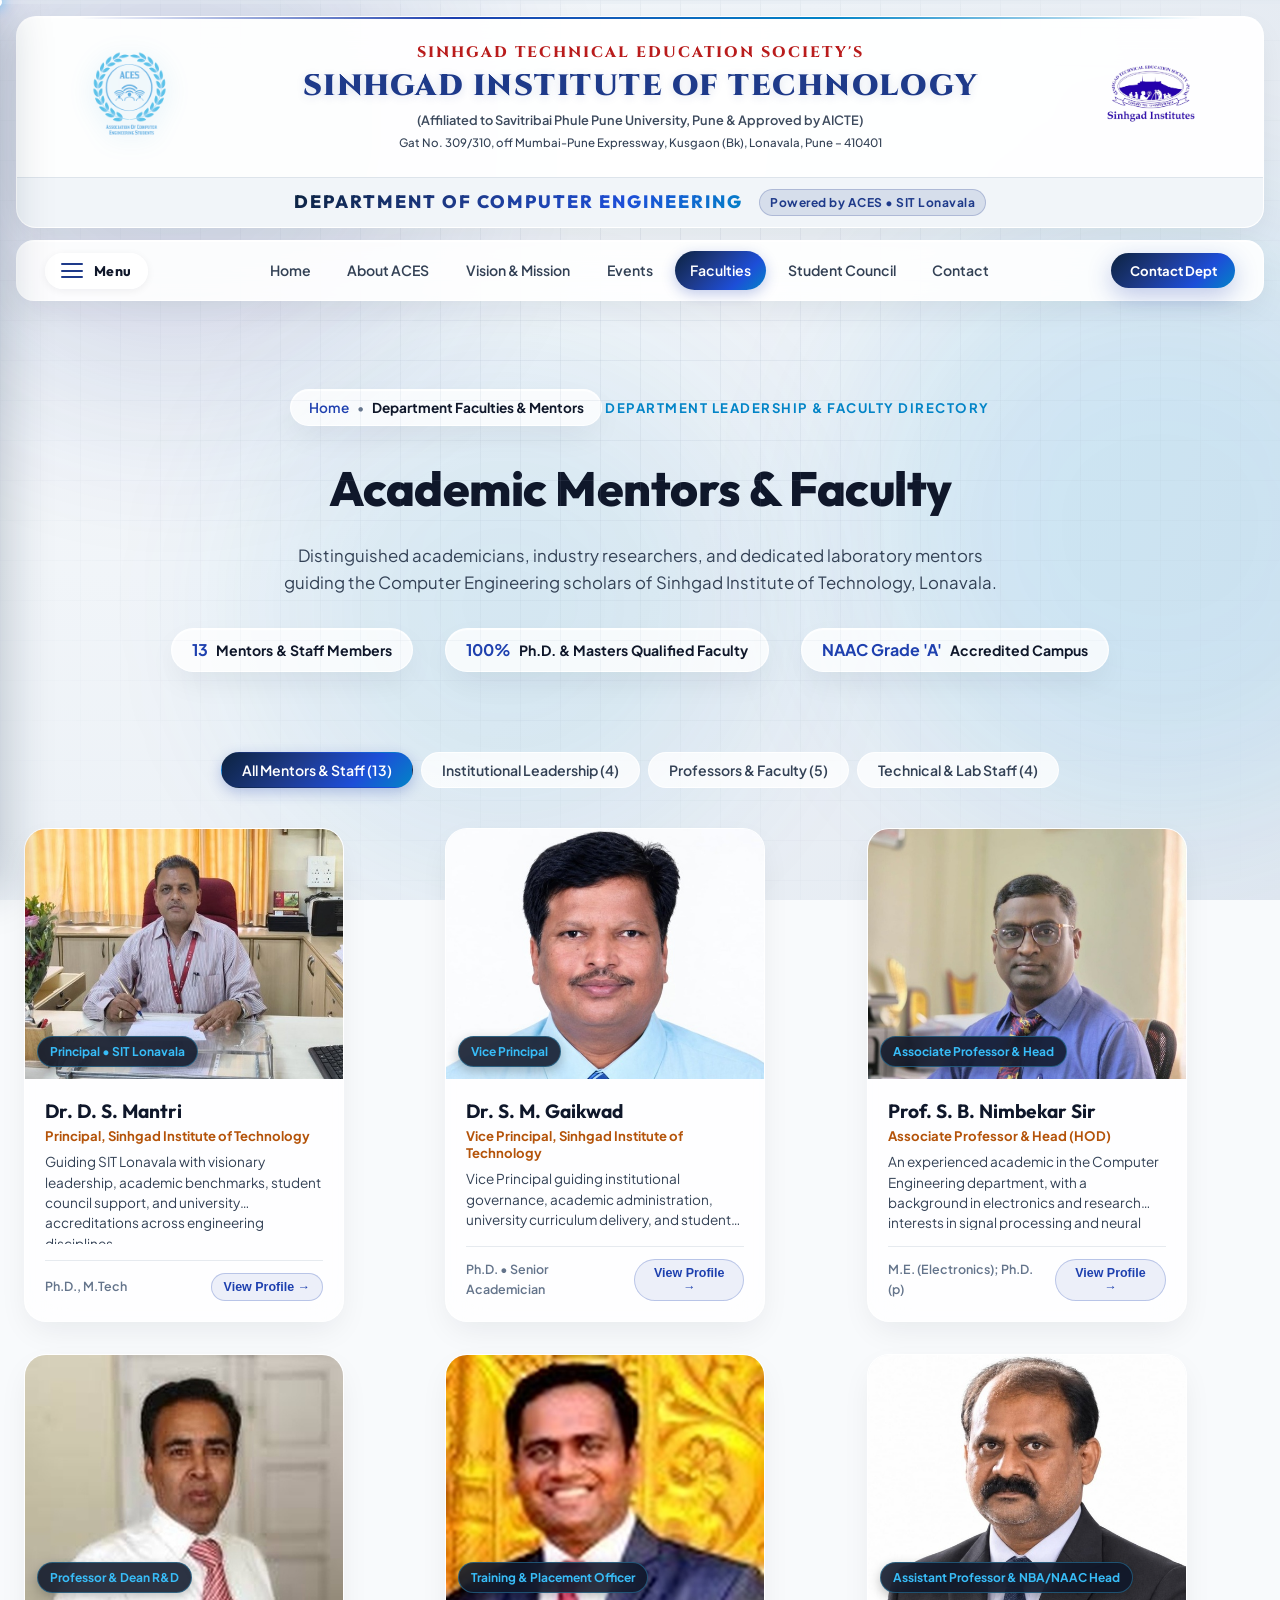
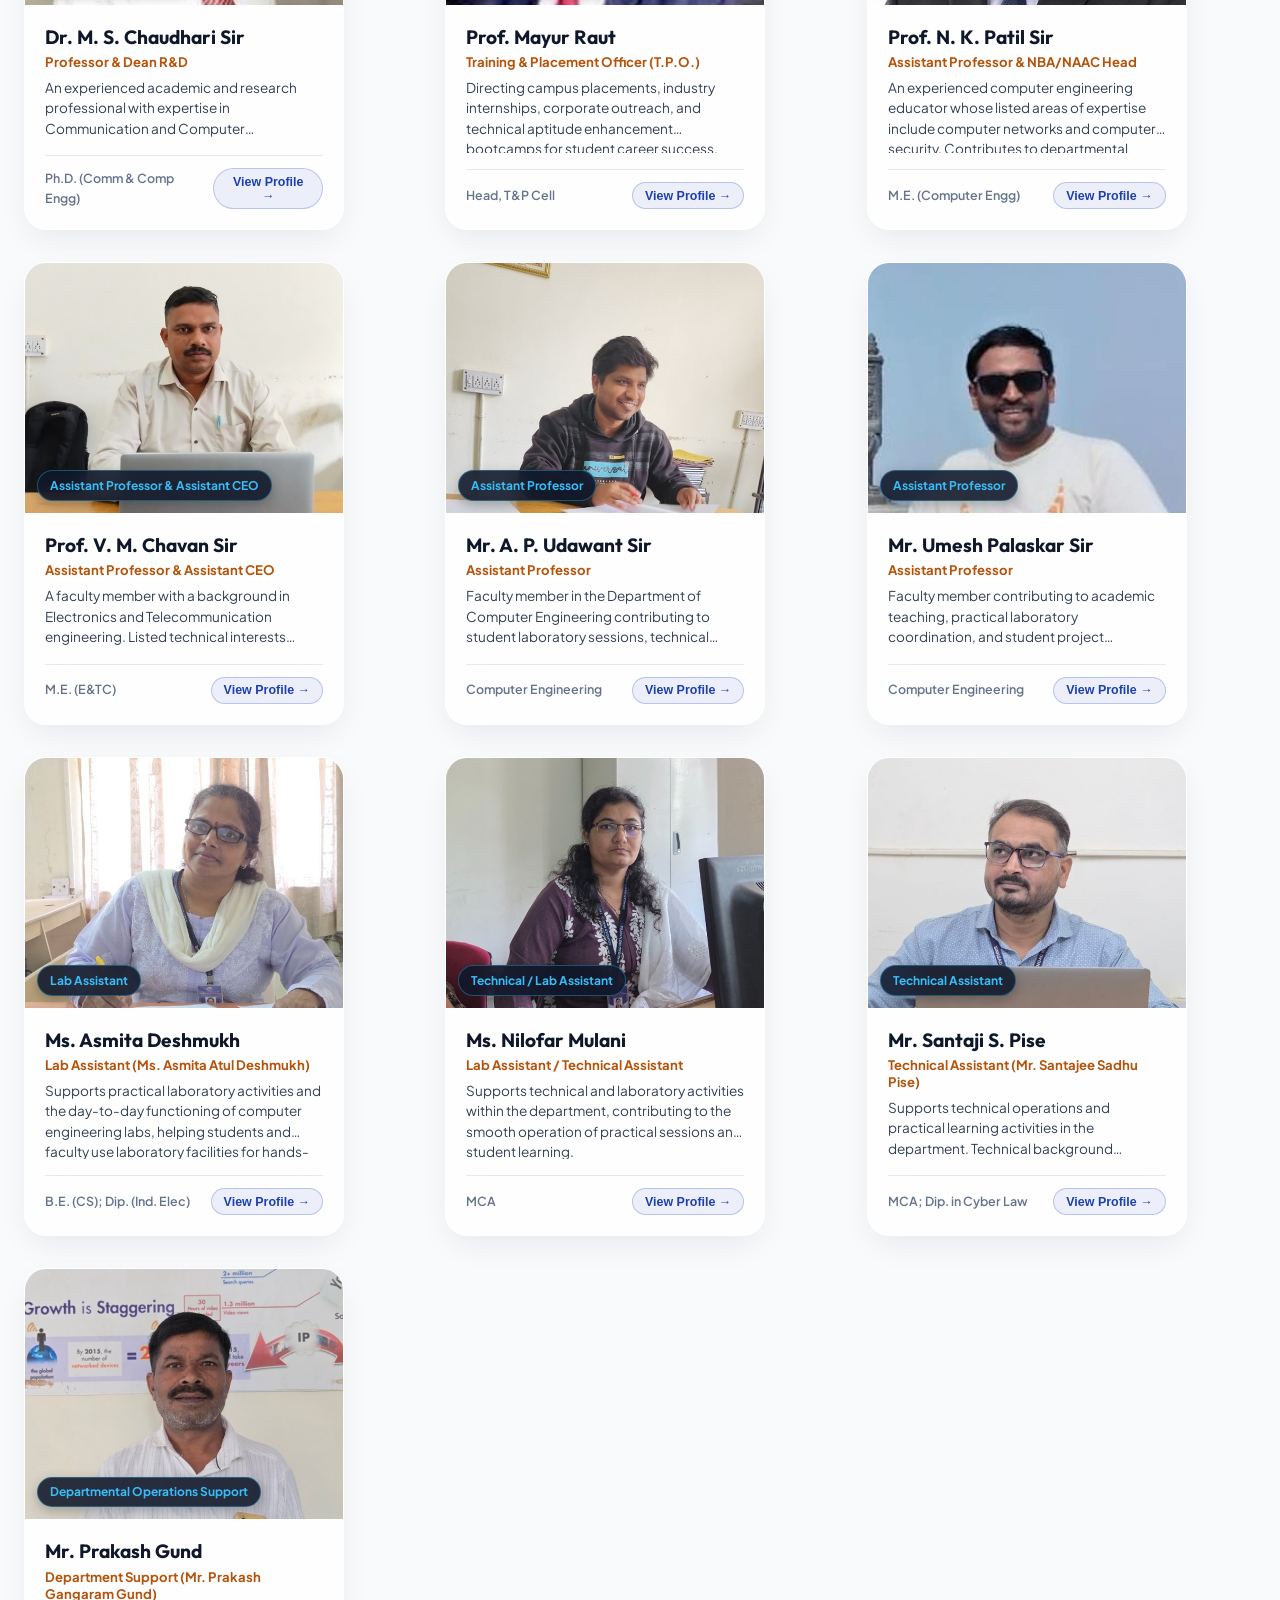
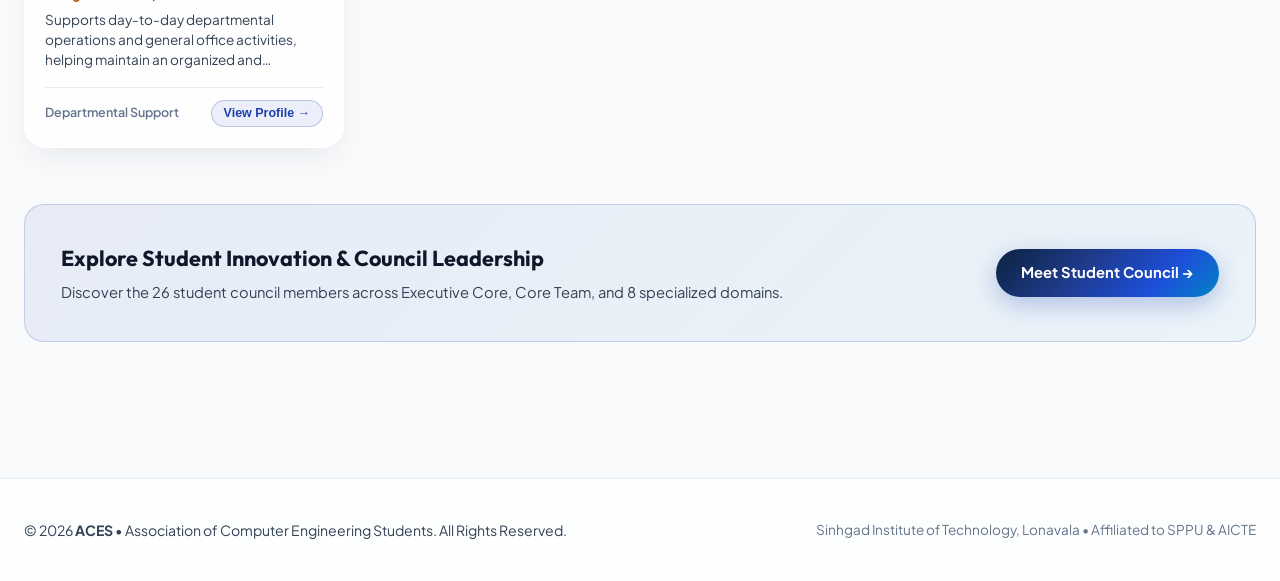
<file: faculties.html>
<!DOCTYPE html>
<html lang="en">
<head>
  <meta charset="UTF-8">
  <meta name="viewport" content="width=device-width, initial-scale=1.0">
  <meta name="description" content="Academic Mentors, Leadership, and Faculty Directory for the Department of Computer Engineering at Sinhgad Institute of Technology (SIT), Lonavala.">
  <meta name="keywords" content="ACES Faculties, SIT Lonavala, Computer Engineering Faculty, Dr Mantri, Prof Nimbekar, Sinhgad Institute, Engineering Mentors">
  <title>Faculty Directory &amp; Mentors | Department of Computer Engineering - ACES SIT Lonavala</title>
  
  <!-- Favicon -->
  <link rel="icon" type="image/png" href="assets/aces-logo.png">
  
  <!-- Stylesheet -->
  <link rel="stylesheet" href="css/style.css">
</head>
<body>

  <!-- SVG Gradient Definitions -->
  <svg style="position: absolute; width: 0; height: 0; overflow: hidden;" aria-hidden="true">
    <defs>
      <linearGradient id="brandGradientSvg" x1="0%" y1="0%" x2="100%" y2="100%">
        <stop offset="0%" stop-color="#0284c7" />
        <stop offset="50%" stop-color="#1e40af" />
        <stop offset="100%" stop-color="#0c2340" />
      </linearGradient>
    </defs>
  </svg>

  <!-- Top Viewport Scroll Progress Bar -->
  <div id="scroll-progress-container" class="scroll-progress-container" aria-hidden="true">
    <div id="scroll-progress-bar" class="scroll-progress-bar">
      <div class="scroll-progress-glow"></div>
    </div>
  </div>

  <!-- Background Ambient Glow & Mesh -->
  <div class="ambient-glow" aria-hidden="true">
    <div class="orb orb-1"></div>
    <div class="orb orb-2"></div>
    <div class="orb orb-3"></div>
  </div>
  <div class="grid-mesh" aria-hidden="true"></div>

  <!-- ========================================================================
       1. OFFICIAL INSTITUTIONAL LETTERHEAD HEADER
       ======================================================================== -->
  <header class="institutional-letterhead-wrapper" id="top-letterhead">
    <div class="letterhead-container">
      
      <div class="letterhead-top-row">
        <!-- Left: Official ACES Logo -->
        <div class="letterhead-logo-aces">
          <a href="index.html" title="ACES - Association of Computer Engineering Students">
            <img src="assets/aces-logo.png" alt="ACES Logo" class="aces-official-logo-img">
          </a>
        </div>

        <!-- Center: Institutional Accreditation & Affiliation -->
        <div class="letterhead-center-text">
          <div class="society-title">SINHGAD TECHNICAL EDUCATION SOCIETY'S</div>
          <h1 class="institute-name">SINHGAD INSTITUTE OF TECHNOLOGY</h1>
          <div class="affiliation-text">(Affiliated to Savitribai Phule Pune University, Pune &amp; Approved by AICTE)</div>
          <div class="campus-address">Gat No. 309/310, off Mumbai-Pune Expressway, Kusgaon (Bk), Lonavala, Pune – 410401</div>
        </div>

        <!-- Right: Official Sinhgad Institutes Logo -->
        <div class="letterhead-logo-sinhgad">
          <a href="https://sit.sinhgad.edu/" target="_blank" rel="noopener noreferrer" title="Sinhgad Institutes">
            <img src="assets/sinhgad-logo.png" alt="Sinhgad Institutes Logo" class="sinhgad-official-logo-img">
          </a>
        </div>
      </div>

      <!-- Lower Letterhead Ribbon -->
      <div class="letterhead-ribbon">
        <span class="ribbon-text">Department of Computer Engineering</span>
        <span class="ribbon-tag">Powered by ACES &bull; SIT Lonavala</span>
      </div>

    </div>
  </header>

  <!-- ========================================================================
       2. STICKY GLASS NAVIGATION BAR
       ======================================================================== -->
  <nav class="sticky-nav-bar" id="sticky-nav" aria-label="Main Navigation">
    <div class="sticky-nav-inner">
      <!-- 3-Lines Navigation Trigger Button (Replaces static ACES SIT brand) -->
      <button class="nav-menu-toggle-btn" id="nav-menu-toggle-btn" aria-label="Toggle Navigation Menu" aria-expanded="false" title="Menu Navigation">
        <span class="hamburger-box">
          <span class="hamburger-line"></span>
          <span class="hamburger-line"></span>
          <span class="hamburger-line"></span>
        </span>
        <span class="nav-menu-label">Menu</span>
      </button>

      <ul class="nav-links-menu">
        <li class="nav-pill-item"><a href="index.html#home">Home</a></li>
        <li class="nav-pill-item"><a href="index.html#about">About ACES</a></li>
        <li class="nav-pill-item"><a href="index.html#vision">Vision &amp; Mission</a></li>
        <li class="nav-pill-item"><a href="index.html#events">Events</a></li>
        <li class="nav-pill-item"><a href="faculties.html" class="active">Faculties</a></li>
        <li class="nav-pill-item"><a href="council.html">Student Council</a></li>
        <li class="nav-pill-item"><a href="index.html#contact">Contact</a></li>
      </ul>

      <!-- CTA Button -->
      <a href="index.html#contact" class="btn btn-primary nav-contact-btn" style="padding: 0.45rem 1.15rem; font-size: 0.82rem; border-radius: 9999px;">
        <span>Contact Dept</span>
      </a>
    </div>
  </nav>

  <!-- ========================================================================
       2B. OFFCANVAS SLIDE-IN NAVIGATION DRAWER
       Navigate between pages & smoothly scroll to sections
       ======================================================================== -->
  <div id="nav-drawer-backdrop" class="nav-drawer-backdrop" aria-hidden="true"></div>
  <aside id="nav-drawer" class="nav-drawer-panel" aria-label="Main Navigation Menu" aria-hidden="true">
    <div class="drawer-header">
      <div class="drawer-brand">
        <img src="assets/aces-logo.png" alt="ACES Logo" class="drawer-logo">
        <div class="drawer-brand-text">
          <span class="drawer-brand-title">ACES SIT</span>
          <span class="drawer-brand-sub">Dept. of Computer Engineering</span>
        </div>
      </div>
      <button class="drawer-close-btn" id="drawer-close-btn" aria-label="Close Navigation Menu">
        <svg width="18" height="18" viewBox="0 0 24 24" fill="none" stroke="currentColor" stroke-width="2.2" stroke-linecap="round" stroke-linejoin="round">
          <line x1="18" y1="6" x2="6" y2="18"></line>
          <line x1="6" y1="6" x2="18" y2="18"></line>
        </svg>
      </button>
    </div>

    <div class="drawer-body">
      <span class="drawer-section-title">Explore &bull; Scroll &bull; Navigate</span>
      <ul class="drawer-links-list">
        <li>
          <a href="index.html#home" class="drawer-link">
            <div class="drawer-link-left">
              <span class="drawer-link-icon">🏠</span>
              <div>
                <span class="drawer-link-text">Home</span>
                <span class="drawer-link-desc">Overview &amp; key metrics</span>
              </div>
            </div>
            <span class="drawer-badge">Scroll &rarr;</span>
          </a>
        </li>
        <li>
          <a href="index.html#about" class="drawer-link">
            <div class="drawer-link-left">
              <span class="drawer-link-icon">ℹ️</span>
              <div>
                <span class="drawer-link-text">About ACES</span>
                <span class="drawer-link-desc">Department legacy &amp; student body</span>
              </div>
            </div>
            <span class="drawer-badge">Scroll &rarr;</span>
          </a>
        </li>
        <li>
          <a href="index.html#vision" class="drawer-link">
            <div class="drawer-link-left">
              <span class="drawer-link-icon">🎯</span>
              <div>
                <span class="drawer-link-text">Vision &amp; Mission</span>
                <span class="drawer-link-desc">Core goals &amp; institutional focus</span>
              </div>
            </div>
            <span class="drawer-badge">Scroll &rarr;</span>
          </a>
        </li>
        <li>
          <a href="index.html#events" class="drawer-link">
            <div class="drawer-link-left">
              <span class="drawer-link-icon">📅</span>
              <div>
                <span class="drawer-link-text">Events &amp; Workshops</span>
                <span class="drawer-link-desc">Freshers 2k26, Genesis AI, Galas</span>
              </div>
            </div>
            <span class="drawer-badge">Scroll &rarr;</span>
          </a>
        </li>
        <li>
          <a href="faculties.html" class="drawer-link active">
            <div class="drawer-link-left">
              <span class="drawer-link-icon">👨‍🏫</span>
              <div>
                <span class="drawer-link-text">Department Faculties</span>
                <span class="drawer-link-desc">HOD, Professors, TPO &amp; Staff</span>
              </div>
            </div>
            <span class="drawer-badge">Active</span>
          </a>
        </li>
        <li>
          <a href="council.html" class="drawer-link">
            <div class="drawer-link-left">
              <span class="drawer-link-icon">👥</span>
              <div>
                <span class="drawer-link-text">Student Council</span>
                <span class="drawer-link-desc">Executive leadership &amp; Core team</span>
              </div>
            </div>
            <span class="drawer-badge">Page &rarr;</span>
          </a>
        </li>
        <li>
          <a href="index.html#contact" class="drawer-link">
            <div class="drawer-link-left">
              <span class="drawer-link-icon">📞</span>
              <div>
                <span class="drawer-link-text">Contact Us</span>
                <span class="drawer-link-desc">Department inquiries &amp; location</span>
              </div>
            </div>
            <span class="drawer-badge">Scroll &rarr;</span>
          </a>
        </li>
      </ul>
    </div>

    <div class="drawer-footer">
      <a href="index.html#contact" class="btn btn-primary drawer-footer-btn">
        <span>Connect With ACES</span>
      </a>
      <div class="drawer-footer-note">
        Sinhgad Institute of Technology, Lonavala<br>
        Department of Computer Engineering
      </div>
    </div>
  </aside>

  <!-- ========================================================================
       3. SUBPAGE HERO & BREADCRUMB
       ======================================================================== -->
  <main class="subpage-hero">
    <div class="container">
      <div class="breadcrumb-nav">
        <a href="index.html">Home</a>
        <span>&bull;</span>
        <span style="color: var(--text-main); font-weight: 700;">Department Faculties &amp; Mentors</span>
      </div>

      <span class="section-tag">Department Leadership &amp; Faculty Directory</span>
      <h1 class="subpage-title">Academic Mentors &amp; Faculty</h1>
      <p class="subpage-desc">
        Distinguished academicians, industry researchers, and dedicated laboratory mentors guiding the Computer Engineering scholars of Sinhgad Institute of Technology, Lonavala.
      </p>

      <!-- Quick Metrics Bar -->
      <div class="subpage-stats-bar">
        <div class="subpage-stat-badge">
          <strong>13</strong> Mentors &amp; Staff Members
        </div>
        <div class="subpage-stat-badge">
          <strong>100%</strong> Ph.D. &amp; Masters Qualified Faculty
        </div>
        <div class="subpage-stat-badge">
          <strong>NAAC Grade 'A'</strong> Accredited Campus
        </div>
      </div>
    </div>
  </main>

  <!-- ========================================================================
       4. FACULTY DIRECTORY & FILTER SECTION
       ======================================================================== -->
  <section class="section-block" style="padding-top: 0;">
    <div class="container">
      
      <!-- Category Filter Tabs -->
      <div class="events-filter-bar faculty-filter-bar" style="margin-bottom: 2.5rem;">
        <button type="button" class="filter-btn active" data-faculty-filter="all">All Mentors &amp; Staff (13)</button>
        <button type="button" class="filter-btn" data-faculty-filter="leadership">Institutional Leadership (4)</button>
        <button type="button" class="filter-btn" data-faculty-filter="professors">Professors &amp; Faculty (5)</button>
        <button type="button" class="filter-btn" data-faculty-filter="staff">Technical &amp; Lab Staff (4)</button>
      </div>

      <!-- Responsive Grid for all 13 Faculty Cards -->
      <div class="faculty-grid">
        <div class="faculty-scroll-card glass-card" data-faculty-category="leadership" data-faculty-id="mantri">
            <div class="faculty-image-box">
              <img src="assets/faculty-principal.jpg" alt="Dr. D. S. Mantri - Principal SIT Lonavala" class="faculty-img">
              <span class="faculty-role-tag">Principal &bull; SIT Lonavala</span>
            </div>
            <div class="faculty-content">
              <h3 class="faculty-name">Dr. D. S. Mantri</h3>
              <div class="faculty-designation">Principal, Sinhgad Institute of Technology</div>
              <p class="faculty-bio">
                Guiding SIT Lonavala with visionary leadership, academic benchmarks, student council support, and university accreditations across engineering disciplines.
              </p>
              <div class="faculty-footer">
                <span style="font-size: 0.78rem; color: var(--text-dim); font-weight: 600;">Ph.D., M.Tech</span>
                <button type="button" class="btn-faculty-detail" data-faculty-id="mantri">View Profile &rarr;</button>
              </div>
            </div>
          </div>

        <div class="faculty-scroll-card glass-card" data-faculty-category="leadership" data-faculty-id="gaikwad">
            <div class="faculty-image-box">
              <img src="assets/faculty-vice-principal.jpg" alt="Dr. S. M. Gaikwad - Vice Principal SIT Lonavala" class="faculty-img">
              <span class="faculty-role-tag">Vice Principal</span>
            </div>
            <div class="faculty-content">
              <h3 class="faculty-name">Dr. S. M. Gaikwad</h3>
              <div class="faculty-designation">Vice Principal, Sinhgad Institute of Technology</div>
              <p class="faculty-bio">
                Vice Principal guiding institutional governance, academic administration, university curriculum delivery, and student technical bodies.
              </p>
              <div class="faculty-footer">
                <span style="font-size: 0.78rem; color: var(--text-dim); font-weight: 600;">Ph.D. &bull; Senior Academician</span>
                <button type="button" class="btn-faculty-detail" data-faculty-id="gaikwad">View Profile &rarr;</button>
              </div>
            </div>
          </div>

        <div class="faculty-scroll-card glass-card" data-faculty-category="professors" data-faculty-id="nimbekar">
            <div class="faculty-image-box">
              <img src="assets/faculty-nimbekar.jpg" alt="Prof. S. B. Nimbekar Sir - Associate Professor & Head" class="faculty-img">
              <span class="faculty-role-tag">Associate Professor &amp; Head</span>
            </div>
            <div class="faculty-content">
              <h3 class="faculty-name">Prof. S. B. Nimbekar Sir</h3>
              <div class="faculty-designation">Associate Professor &amp; Head (HOD)</div>
              <p class="faculty-bio">
                An experienced academic in the Computer Engineering department, with a background in electronics and research interests in signal processing and neural processing.
              </p>
              <div class="faculty-footer">
                <span style="font-size: 0.78rem; color: var(--text-dim); font-weight: 600;">M.E. (Electronics); Ph.D. (p)</span>
                <button type="button" class="btn-faculty-detail" data-faculty-id="nimbekar">View Profile &rarr;</button>
              </div>
            </div>
          </div>

        <div class="faculty-scroll-card glass-card" data-faculty-category="leadership" data-faculty-id="chaudhari">
            <div class="faculty-image-box">
              <img src="assets/faculty-chaudhari.jpg" alt="Dr. M. S. Chaudhari Sir - Professor & Dean R&D" class="faculty-img">
              <span class="faculty-role-tag">Professor &amp; Dean R&amp;D</span>
            </div>
            <div class="faculty-content">
              <h3 class="faculty-name">Dr. M. S. Chaudhari Sir</h3>
              <div class="faculty-designation">Professor &amp; Dean R&amp;D</div>
              <p class="faculty-bio">
                An experienced academic and research professional with expertise in Communication and Computer Engineering. Research interests include IoT and Artificial Intelligence.
              </p>
              <div class="faculty-footer">
                <span style="font-size: 0.78rem; color: var(--text-dim); font-weight: 600;">Ph.D. (Comm &amp; Comp Engg)</span>
                <button type="button" class="btn-faculty-detail" data-faculty-id="chaudhari">View Profile &rarr;</button>
              </div>
            </div>
          </div>

        <div class="faculty-scroll-card glass-card" data-faculty-category="leadership" data-faculty-id="raut">
            <div class="faculty-image-box">
              <img src="assets/faculty-tpo.jpg" alt="Prof. Mayur Raut - Training & Placement Officer" class="faculty-img">
              <span class="faculty-role-tag">Training &amp; Placement Officer</span>
            </div>
            <div class="faculty-content">
              <h3 class="faculty-name">Prof. Mayur Raut</h3>
              <div class="faculty-designation">Training &amp; Placement Officer (T.P.O.)</div>
              <p class="faculty-bio">
                Directing campus placements, industry internships, corporate outreach, and technical aptitude enhancement bootcamps for student career success.
              </p>
              <div class="faculty-footer">
                <span style="font-size: 0.78rem; color: var(--text-dim); font-weight: 600;">Head, T&amp;P Cell</span>
                <button type="button" class="btn-faculty-detail" data-faculty-id="raut">View Profile &rarr;</button>
              </div>
            </div>
          </div>

        <div class="faculty-scroll-card glass-card" data-faculty-category="professors" data-faculty-id="patil">
            <div class="faculty-image-box">
              <img src="assets/faculty-patil.jpg" alt="Prof. N. K. Patil Sir - Assistant Professor & NBA/NAAC Head" class="faculty-img">
              <span class="faculty-role-tag">Assistant Professor &amp; NBA/NAAC Head</span>
            </div>
            <div class="faculty-content">
              <h3 class="faculty-name">Prof. N. K. Patil Sir</h3>
              <div class="faculty-designation">Assistant Professor &amp; NBA/NAAC Head</div>
              <p class="faculty-bio">
                An experienced computer engineering educator whose listed areas of expertise include computer networks and computer security. Contributes to departmental academic activities.
              </p>
              <div class="faculty-footer">
                <span style="font-size: 0.78rem; color: var(--text-dim); font-weight: 600;">M.E. (Computer Engg)</span>
                <button type="button" class="btn-faculty-detail" data-faculty-id="patil">View Profile &rarr;</button>
              </div>
            </div>
          </div>

        <div class="faculty-scroll-card glass-card" data-faculty-category="professors" data-faculty-id="chavan">
            <div class="faculty-image-box">
              <img src="assets/faculty-chavan.jpg?v=2" alt="Prof. V. M. Chavan Sir - Assistant Professor & Assistant CEO" class="faculty-img">
              <span class="faculty-role-tag">Assistant Professor &amp; Assistant CEO</span>
            </div>
            <div class="faculty-content">
              <h3 class="faculty-name">Prof. V. M. Chavan Sir</h3>
              <div class="faculty-designation">Assistant Professor &amp; Assistant CEO</div>
              <p class="faculty-bio">
                A faculty member with a background in Electronics and Telecommunication engineering. Listed technical interests include embedded systems and VLSI, supporting practical learning.
              </p>
              <div class="faculty-footer">
                <span style="font-size: 0.78rem; color: var(--text-dim); font-weight: 600;">M.E. (E&amp;TC)</span>
                <button type="button" class="btn-faculty-detail" data-faculty-id="chavan">View Profile &rarr;</button>
              </div>
            </div>
          </div>

        <div class="faculty-scroll-card glass-card" data-faculty-category="professors" data-faculty-id="udawant">
            <div class="faculty-image-box">
              <img src="assets/faculty-udawant.jpg?v=2" alt="Mr. A. P. Udawant Sir - Assistant Professor" class="faculty-img">
              <span class="faculty-role-tag">Assistant Professor</span>
            </div>
            <div class="faculty-content">
              <h3 class="faculty-name">Mr. A. P. Udawant Sir</h3>
              <div class="faculty-designation">Assistant Professor</div>
              <p class="faculty-bio">
                Faculty member in the Department of Computer Engineering contributing to student laboratory sessions, technical problem-solving labs, and curriculum instruction.
              </p>
              <div class="faculty-footer">
                <span style="font-size: 0.78rem; color: var(--text-dim); font-weight: 600;">Computer Engineering</span>
                <button type="button" class="btn-faculty-detail" data-faculty-id="udawant">View Profile &rarr;</button>
              </div>
            </div>
          </div>

        <div class="faculty-scroll-card glass-card" data-faculty-category="professors" data-faculty-id="palaskar">
            <div class="faculty-image-box">
              <img src="assets/faculty-palaskar.jpg?v=2" alt="Mr. Umesh Palaskar Sir - Assistant Professor" class="faculty-img">
              <span class="faculty-role-tag">Assistant Professor</span>
            </div>
            <div class="faculty-content">
              <h3 class="faculty-name">Mr. Umesh Palaskar Sir</h3>
              <div class="faculty-designation">Assistant Professor</div>
              <p class="faculty-bio">
                Faculty member contributing to academic teaching, practical laboratory coordination, and student project mentorship at Sinhgad Institute of Technology.
              </p>
              <div class="faculty-footer">
                <span style="font-size: 0.78rem; color: var(--text-dim); font-weight: 600;">Computer Engineering</span>
                <button type="button" class="btn-faculty-detail" data-faculty-id="palaskar">View Profile &rarr;</button>
              </div>
            </div>
          </div>

        <div class="faculty-scroll-card glass-card" data-faculty-category="staff" data-faculty-id="asmita">
            <div class="faculty-image-box">
              <img src="assets/staff-asmita.jpg?v=2" alt="Ms. Asmita Deshmukh - Lab Assistant" class="faculty-img">
              <span class="faculty-role-tag">Lab Assistant</span>
            </div>
            <div class="faculty-content">
              <h3 class="faculty-name">Ms. Asmita Deshmukh</h3>
              <div class="faculty-designation">Lab Assistant (Ms. Asmita Atul Deshmukh)</div>
              <p class="faculty-bio">
                Supports practical laboratory activities and the day-to-day functioning of computer engineering labs, helping students and faculty use laboratory facilities for hands-on learning.
              </p>
              <div class="faculty-footer">
                <span style="font-size: 0.78rem; color: var(--text-dim); font-weight: 600;">B.E. (CS); Dip. (Ind. Elec)</span>
                <button type="button" class="btn-faculty-detail" data-faculty-id="asmita">View Profile &rarr;</button>
              </div>
            </div>
          </div>

        <div class="faculty-scroll-card glass-card" data-faculty-category="staff" data-faculty-id="mulani">
            <div class="faculty-image-box">
              <img src="assets/staff-mulani.jpg?v=2" alt="Ms. Nilofar Mulani - Lab Assistant" class="faculty-img">
              <span class="faculty-role-tag">Technical / Lab Assistant</span>
            </div>
            <div class="faculty-content">
              <h3 class="faculty-name">Ms. Nilofar Mulani</h3>
              <div class="faculty-designation">Lab Assistant / Technical Assistant</div>
              <p class="faculty-bio">
                Supports technical and laboratory activities within the department, contributing to the smooth operation of practical sessions and student learning.
              </p>
              <div class="faculty-footer">
                <span style="font-size: 0.78rem; color: var(--text-dim); font-weight: 600;">MCA</span>
                <button type="button" class="btn-faculty-detail" data-faculty-id="mulani">View Profile &rarr;</button>
              </div>
            </div>
          </div>

        <div class="faculty-scroll-card glass-card" data-faculty-category="staff" data-faculty-id="pise">
            <div class="faculty-image-box">
              <img src="assets/staff-pise.jpg" alt="Mr. Santaji S. Pise - Technical Assistant" class="faculty-img">
              <span class="faculty-role-tag">Technical Assistant</span>
            </div>
            <div class="faculty-content">
              <h3 class="faculty-name">Mr. Santaji S. Pise</h3>
              <div class="faculty-designation">Technical Assistant (Mr. Santajee Sadhu Pise)</div>
              <p class="faculty-bio">
                Supports technical operations and practical learning activities in the department. Technical background includes computer applications and cyber law.
              </p>
              <div class="faculty-footer">
                <span style="font-size: 0.78rem; color: var(--text-dim); font-weight: 600;">MCA; Dip. in Cyber Law</span>
                <button type="button" class="btn-faculty-detail" data-faculty-id="pise">View Profile &rarr;</button>
              </div>
            </div>
          </div>

        <div class="faculty-scroll-card glass-card" data-faculty-category="staff" data-faculty-id="gund">
            <div class="faculty-image-box">
              <img src="assets/staff-gund-profile.jpg" alt="Mr. Prakash Gund - Department Support" class="faculty-img">
              <span class="faculty-role-tag">Departmental Operations Support</span>
            </div>
            <div class="faculty-content">
              <h3 class="faculty-name">Mr. Prakash Gund</h3>
              <div class="faculty-designation">Department Support (Mr. Prakash Gangaram Gund)</div>
              <p class="faculty-bio">
                Supports day-to-day departmental operations and general office activities, helping maintain an organized and functional academic environment.
              </p>
              <div class="faculty-footer">
                <span style="font-size: 0.78rem; color: var(--text-dim); font-weight: 600;">Departmental Support</span>
                <button type="button" class="btn-faculty-detail" data-faculty-id="gund">View Profile &rarr;</button>
              </div>
            </div>
          </div>
      </div>

      <!-- Department Highlight Callout -->
      <div class="section-cta-banner glass-card">
        <div class="section-cta-content">
          <h4>Explore Student Innovation &amp; Council Leadership</h4>
          <p>Discover the 26 student council members across Executive Core, Core Team, and 8 specialized domains.</p>
        </div>
        <a href="council.html" class="btn btn-primary" style="padding: 0.75rem 1.6rem; font-size: 0.92rem; border-radius: 9999px;">
          Meet Student Council &rarr;
        </a>
      </div>

    </div>
  </section>

  <!-- ========================================================================
       5. FOOTER
       ======================================================================== -->
  <footer class="site-footer">
    <div class="container footer-inner">
      <div class="footer-copy">
        &copy; 2026 <strong>ACES</strong> &bull; Association of Computer Engineering Students. All Rights Reserved.
      </div>
      <div style="font-size: 0.85rem; color: var(--text-dim);">
        Sinhgad Institute of Technology, Lonavala &bull; Affiliated to SPPU &amp; AICTE
      </div>
    </div>
  </footer>

  <!-- ========================================================================
       6. INTERACTIVE FACULTY DETAILS MODAL
       ======================================================================== -->
  <div id="faculty-modal" class="modal-overlay" role="dialog" aria-modal="true" aria-labelledby="modal-faculty-name">
    <div class="modal-glass-box" style="max-width: 720px;">
      <button type="button" class="modal-close-btn" id="modal-faculty-close-btn" aria-label="Close Modal">&times;</button>
      
      <div style="display: grid; grid-template-columns: 180px 1fr; gap: 1.75rem; align-items: start; margin-bottom: 1.5rem;" class="modal-faculty-top">
        <div style="width: 100%; aspect-ratio: 1/1; border-radius: 18px; overflow: hidden; border: 1px solid var(--glass-border); box-shadow: var(--glass-shadow); background: #f1f5f9;">
          <img id="modal-faculty-img" src="assets/faculty-principal.jpg" alt="Faculty Profile" style="width: 100%; height: 100%; object-fit: cover;">
        </div>

        <div>
          <span style="display: inline-block; padding: 0.25rem 0.75rem; border-radius: 9999px; background: rgba(99, 102, 241, 0.12); color: var(--cyan-accent); font-size: 0.75rem; font-weight: 700; text-transform: uppercase; margin-bottom: 0.5rem;" id="modal-faculty-badge">
            Leadership
          </span>
          <h3 id="modal-faculty-name" style="font-family: 'Outfit', sans-serif; font-size: 1.55rem; font-weight: 800; color: var(--text-main); margin-bottom: 0.25rem;">
            Faculty Name
          </h3>
          <div id="modal-faculty-role" style="font-size: 0.92rem; font-weight: 700; color: var(--sinhgad-gold); margin-bottom: 0.75rem;">
            Designation
          </div>
          <div style="font-size: 0.85rem; color: var(--text-muted); margin-bottom: 0.4rem;">
            <strong style="color: var(--text-main);">Qualifications:</strong> <span id="modal-faculty-qualifications">M.E., Ph.D.</span>
          </div>
          <div style="font-size: 0.85rem; color: var(--text-muted);">
            <strong style="color: var(--text-main);">Institution:</strong> <span id="modal-faculty-institution">SIT Lonavala</span>
          </div>
        </div>
      </div>

      <div style="border-top: 1px solid var(--glass-border-light); padding-top: 1.25rem; margin-bottom: 1.5rem;">
        <h4 style="font-size: 0.95rem; font-weight: 700; color: var(--text-main); margin-bottom: 0.5rem; text-transform: uppercase; letter-spacing: 0.5px;">
          Detailed Description &amp; Areas of Expertise
        </h4>
        <p id="modal-faculty-desc" style="font-size: 0.95rem; color: var(--text-muted); line-height: 1.65;">
          Faculty description details.
        </p>
      </div>

      <div style="display: flex; justify-content: flex-end;">
        <button type="button" class="btn btn-primary" onclick="document.getElementById('modal-faculty-close-btn').click()">Close Details</button>
      </div>
    </div>
  </div>

  <!-- Floating Circular Scroll Progress & Back-to-Top Widget -->
  <div id="floating-scroll-widget" class="floating-scroll-widget" aria-label="Scroll to top navigation">
    <button id="scroll-to-top-btn" class="scroll-to-top-btn" title="Back to top" aria-label="Scroll back to top">
      <svg class="progress-ring-svg" width="58" height="58" viewBox="0 0 58 58">
        <circle class="progress-ring-bg" cx="29" cy="29" r="23" stroke-width="3"></circle>
        <circle id="progress-ring-circle" class="progress-ring-circle" cx="29" cy="29" r="23" stroke-width="3"></circle>
      </svg>
      <div class="scroll-btn-inner">
        <svg class="scroll-arrow-icon" width="20" height="20" viewBox="0 0 24 24" fill="none" stroke="currentColor" stroke-width="2.6" stroke-linecap="round" stroke-linejoin="round">
          <polyline points="18 15 12 9 6 15"></polyline>
        </svg>
        <span id="scroll-percent-text" class="scroll-percent-text">0%</span>
      </div>
    </button>
  </div>

  <!-- JavaScript -->
  <script src="js/main.js"></script>
</body>
</html>
</file>
<file: css/style.css>
/* ==========================================================================
   ACES - Association of Computer Engineering Students
   Sinhgad Institute of Technology, Lonavala
   Complete Glassmorphic Design System & Interactive Stylesheet
   ========================================================================== */

/* --- Google Fonts Import --- */
@import url('https://fonts.googleapis.com/css2?family=Outfit:wght@300;400;500;600;700;800;900&family=Plus+Jakarta+Sans:wght@400;500;600;700;800&family=Cinzel:wght@700;900&family=JetBrains+Mono:wght@400;500;600&display=swap');

/* --- Root Color Variables & Theme Tokens --- */
:root {
  /* Permanent Light Theme & Glassmorphism Tokens */
  --bg-gradient: radial-gradient(circle at 10% 15%, #f8fafc 0%, #edf2f7 50%, #e2e8f0 100%);
  --bg-color: #f8fafc;
  --text-main: #0f172a;
  --text-muted: #334155;
  --text-dim: #64748b;
  
  /* Glassmorphism Tokens */
  --glass-bg: rgba(255, 255, 255, 0.75);
  --glass-header-bg: rgba(255, 255, 255, 0.9);
  --glass-letterhead-bg: rgba(255, 255, 255, 0.95);
  --glass-card-bg: rgba(255, 255, 255, 0.78);
  --glass-card-hover: rgba(255, 255, 255, 0.98);
  --glass-border: rgba(255, 255, 255, 0.85);
  --glass-border-hover: rgba(30, 64, 175, 0.45);
  --glass-border-light: rgba(148, 163, 184, 0.22);
  --glass-shadow: 0 12px 32px -6px rgba(15, 23, 42, 0.08), inset 0 1px 1px rgba(255, 255, 255, 0.95);
  --glass-shadow-hover: 0 20px 42px -8px rgba(30, 58, 138, 0.22), inset 0 1px 2px #ffffff;
  --glass-blur: blur(20px);
  
  /* Authentic Letterhead Palette (SIT Lonavala) */
  --letterhead-coral: #b91c1c;
  --letterhead-blue: #1e3a8a;
  --letterhead-subtext: #334155;
  --letterhead-ribbon-bg: rgba(241, 245, 249, 0.95);

  /* Accents & Brand Gradients (Navy Blue Gradient Theme) */
  --primary-accent: #1e40af;
  --primary-glow: rgba(30, 64, 175, 0.28);
  --cyan-accent: #0284c7;
  --navy-deep: #0c2340;
  --navy-rich: #1e3a8a;
  --navy-bright: #1d4ed8;
  --pink-accent: #0284c7;
  --amber-accent: #d97706;
  --emerald-accent: #059669;
  --brand-gradient: linear-gradient(135deg, #0c2340 0%, #1e3a8a 38%, #1d4ed8 72%, #0284c7 100%);
  --brand-gradient-glow: linear-gradient(135deg, rgba(12, 35, 64, 0.08) 0%, rgba(30, 58, 138, 0.08) 45%, rgba(2, 132, 199, 0.08) 100%);
  --sinhgad-gold: #b45309;
  
  /* Soft Ambient Orbs (Navy & Sky Azure Glows) */
  --orb-1: rgba(30, 58, 138, 0.18);
  --orb-2: rgba(14, 165, 233, 0.14);
  --orb-3: rgba(2, 132, 199, 0.12);
  
  /* Transitions */
  --theme-transition: all 0.3s ease;
}

/* --- Base & Reset --- */
*, *::before, *::after {
  box-sizing: border-box;
  margin: 0;
  padding: 0;
}

html {
  scroll-behavior: smooth;
  font-size: 16px;
}

body {
  font-family: 'Plus Jakarta Sans', system-ui, -apple-system, sans-serif;
  background: var(--bg-color);
  background-image: var(--bg-gradient);
  background-attachment: fixed;
  color: var(--text-main);
  min-height: 100vh;
  line-height: 1.6;
  overflow-x: hidden;
  position: relative;
  transition: var(--theme-transition);
}

/* Transitions for key elements */
header, nav, .glass-card, .btn, .badge, .letterhead-container {
  transition: var(--theme-transition);
}

/* --- Ambient Floating Glow Orbs --- */
.ambient-glow {
  position: fixed;
  top: 0;
  left: 0;
  width: 100vw;
  height: 100vh;
  pointer-events: none;
  z-index: 0;
  overflow: hidden;
}

.orb {
  position: absolute;
  border-radius: 50%;
  filter: blur(95px);
  opacity: 0.85;
  transition: background 0.5s ease;
  will-change: transform;
}

.orb-1 {
  width: 550px;
  height: 550px;
  top: -150px;
  left: -100px;
  background: var(--orb-1);
  animation: floatOrb1 20s infinite alternate ease-in-out;
}

.orb-2 {
  width: 600px;
  height: 600px;
  top: 25%;
  right: -180px;
  background: var(--orb-2);
  animation: floatOrb2 25s infinite alternate ease-in-out;
}

.orb-3 {
  width: 500px;
  height: 500px;
  bottom: 5%;
  left: 20%;
  background: var(--orb-3);
  animation: floatOrb3 22s infinite alternate ease-in-out;
}

@keyframes floatOrb1 {
  0% { transform: translate(0, 0) scale(1); }
  100% { transform: translate(120px, 80px) scale(1.15); }
}

@keyframes floatOrb2 {
  0% { transform: translate(0, 0) scale(1); }
  100% { transform: translate(-100px, 120px) scale(0.9); }
}

@keyframes floatOrb3 {
  0% { transform: translate(0, 0) scale(1); }
  100% { transform: translate(70px, -90px) scale(1.1); }
}

.grid-mesh {
  position: fixed;
  inset: 0;
  background-image: 
    linear-gradient(to right, var(--glass-border-light) 1px, transparent 1px),
    linear-gradient(to bottom, var(--glass-border-light) 1px, transparent 1px);
  background-size: 40px 40px;
  mask-image: radial-gradient(circle at 50% 30%, rgba(0,0,0,0.7) 0%, rgba(0,0,0,0.1) 80%, transparent 100%);
  -webkit-mask-image: radial-gradient(circle at 50% 30%, rgba(0,0,0,0.7) 0%, rgba(0,0,0,0.1) 80%, transparent 100%);
  pointer-events: none;
  z-index: 1;
}

.container {
  width: 100%;
  max-width: 1360px;
  margin: 0 auto;
  padding: 0 1.5rem;
}

/* ==========================================================================
   OFFICIAL INSTITUTIONAL LETTERHEAD HEADER (SIT LONAVALA & ACES)
   Follows exact structure: Left ACES Logo | Center SIT Details | Right Sinhgad Logo
   ========================================================================== */
.institutional-letterhead-wrapper {
  position: relative;
  z-index: 100;
  padding: 1rem 1rem 0 1rem;
}

.letterhead-container {
  background: var(--glass-letterhead-bg);
  backdrop-filter: var(--glass-blur);
  -webkit-backdrop-filter: var(--glass-blur);
  border: 1px solid var(--glass-border);
  border-radius: 20px;
  box-shadow: var(--glass-shadow);
  overflow: hidden;
  position: relative;
}

.letterhead-container::before {
  content: '';
  position: absolute;
  top: 0;
  left: 5%;
  right: 5%;
  height: 2px;
  background: linear-gradient(90deg, transparent, var(--primary-accent), var(--cyan-accent), transparent);
  pointer-events: none;
}

/* Letterhead Top Row - Symmetrically Balanced & Centered */
.letterhead-top-row {
  display: grid;
  grid-template-columns: 160px 1fr 160px;
  align-items: center;
  justify-items: center;
  padding: 1.5rem 2rem;
  gap: 1.5rem;
  position: relative;
}

/* Left: ACES Logo */
.letterhead-logo-aces {
  width: 160px;
  display: flex;
  align-items: center;
  justify-content: center;
}

.aces-official-logo-img {
  width: 105px;
  height: 105px;
  object-fit: contain;
  filter: drop-shadow(0 4px 12px rgba(2, 132, 199, 0.22));
  transition: transform 0.3s ease;
}

.aces-official-logo-img:hover {
  transform: scale(1.05) rotate(2deg);
}

/* Center: Typography & Institutional Accreditation (Centred) */
.letterhead-center-text {
  width: 100%;
  text-align: center;
  margin: 0 auto;
  padding: 0 0.5rem;
}

.society-title {
  font-family: 'Cinzel', 'Plus Jakarta Sans', serif;
  font-size: clamp(0.75rem, 1.2vw, 0.95rem);
  font-weight: 800;
  color: var(--letterhead-coral);
  letter-spacing: 2px;
  text-transform: uppercase;
  margin-bottom: 0.25rem;
}

.institute-name {
  font-family: 'Cinzel', 'Outfit', serif;
  font-size: clamp(1.25rem, 2.3vw, 2.1rem);
  font-weight: 900;
  color: var(--letterhead-blue);
  letter-spacing: 1.5px;
  text-transform: uppercase;
  line-height: 1.2;
  margin-bottom: 0.35rem;
  text-shadow: 0 2px 10px rgba(30, 58, 138, 0.14);
}

.affiliation-text {
  font-size: clamp(0.75rem, 1vw, 0.88rem);
  font-weight: 600;
  color: var(--letterhead-subtext);
  margin-bottom: 0.2rem;
  opacity: 0.95;
}

.campus-address {
  font-size: clamp(0.7rem, 0.9vw, 0.82rem);
  font-weight: 500;
  color: var(--text-muted);
}

/* Right: Sinhgad Institutes Logo (Direct clean placement on glass, balanced with Left) */
.letterhead-logo-sinhgad {
  width: 160px;
  display: flex;
  align-items: center;
  justify-content: center;
}

.sinhgad-official-logo-img {
  width: 155px;
  height: 95px;
  object-fit: contain;
  transition: transform 0.3s ease;
}

.sinhgad-official-logo-img:hover {
  transform: scale(1.05);
}

/* Lower Letterhead Ribbon Band */
.letterhead-ribbon {
  background: var(--letterhead-ribbon-bg);
  border-top: 1px solid var(--glass-border-light);
  padding: 0.65rem 1.5rem;
  display: flex;
  align-items: center;
  justify-content: center;
  text-align: center;
  gap: 1rem;
}

.ribbon-text {
  font-family: 'Outfit', sans-serif;
  font-size: clamp(0.85rem, 1.4vw, 1.15rem);
  font-weight: 800;
  letter-spacing: 2px;
  text-transform: uppercase;
  color: var(--text-main);
  background: var(--brand-gradient);
  -webkit-background-clip: text;
  -webkit-text-fill-color: transparent;
}

.ribbon-tag {
  background: rgba(30, 58, 138, 0.12);
  color: var(--navy-rich);
  padding: 0.2rem 0.65rem;
  border-radius: 9999px;
  font-size: 0.75rem;
  font-weight: 700;
  letter-spacing: 0.5px;
  border: 1px solid rgba(30, 58, 138, 0.22);
}

/* ==========================================================================
   STICKY GLASS NAVIGATION BAR
   ========================================================================== */
.sticky-nav-bar {
  position: sticky;
  top: 0.75rem;
  z-index: 1000;
  margin: 0.75rem 1rem 2rem 1rem;
}

.sticky-nav-inner {
  background: var(--glass-header-bg);
  backdrop-filter: var(--glass-blur);
  -webkit-backdrop-filter: var(--glass-blur);
  border: 1px solid var(--glass-border);
  border-radius: 18px;
  box-shadow: var(--glass-shadow);
  padding: 0.65rem 1.75rem;
  display: flex;
  align-items: center;
  justify-content: space-between;
  gap: 1.5rem;
}

/* 3-Lines Navigation Trigger Button (Replaces static ACES SIT brand) */
.nav-menu-toggle-btn {
  display: inline-flex;
  align-items: center;
  gap: 0.65rem;
  background: rgba(255, 255, 255, 0.9);
  border: 1px solid var(--glass-border);
  padding: 0.5rem 0.95rem;
  border-radius: 9999px;
  cursor: pointer;
  outline: none;
  transition: all 0.25s cubic-bezier(0.16, 1, 0.3, 1);
  box-shadow: 0 2px 8px rgba(15, 23, 42, 0.06);
  flex-shrink: 0;
  user-select: none;
}

.nav-menu-toggle-btn:hover {
  background: #ffffff;
  border-color: rgba(30, 64, 175, 0.4);
  box-shadow: 0 4px 14px rgba(30, 58, 138, 0.18);
  transform: translateY(-1px);
}

.nav-menu-toggle-btn:focus-visible {
  outline: 2px solid var(--primary-accent);
  outline-offset: 2px;
}

.hamburger-box {
  width: 22px;
  height: 15px;
  display: flex;
  flex-direction: column;
  justify-content: space-between;
  align-items: center;
  position: relative;
}

.hamburger-line {
  display: block;
  width: 100%;
  height: 2.2px;
  background: var(--navy-rich);
  border-radius: 4px;
  transition: all 0.3s cubic-bezier(0.16, 1, 0.3, 1);
  transform-origin: center;
}

.nav-menu-toggle-btn:hover .hamburger-line {
  background: var(--navy-bright);
}

/* Active hamburger state (morphs cleanly into X) */
.nav-menu-toggle-btn.active .hamburger-line:nth-child(1) {
  transform: translateY(6.4px) rotate(45deg);
  background: var(--primary-accent);
}

.nav-menu-toggle-btn.active .hamburger-line:nth-child(2) {
  opacity: 0;
  transform: scaleX(0);
}

.nav-menu-toggle-btn.active .hamburger-line:nth-child(3) {
  transform: translateY(-6.4px) rotate(-45deg);
  background: var(--primary-accent);
}

.nav-menu-label {
  font-family: 'Outfit', sans-serif;
  font-size: 0.88rem;
  font-weight: 700;
  color: var(--text-main);
  letter-spacing: 0.5px;
}

.nav-links-menu {
  display: flex;
  align-items: center;
  justify-content: center;
  gap: 0.4rem;
  list-style: none;
  margin: 0 auto;
}

.nav-pill-item a {
  text-decoration: none;
  color: var(--text-muted);
  font-size: 0.88rem;
  font-weight: 600;
  padding: 0.5rem 0.95rem;
  border-radius: 9999px;
  transition: all 0.25s ease;
  display: inline-flex;
  align-items: center;
  gap: 0.35rem;
}

.nav-pill-item a:hover {
  color: var(--text-main);
  background: rgba(15, 23, 42, 0.08);
}

.nav-pill-item a.active {
  color: #ffffff;
  background: var(--brand-gradient);
  box-shadow: 0 4px 14px var(--primary-glow);
}

/* ==========================================================================
   OFFCANVAS NAVIGATION DRAWER (Slide-in Menu with Page & Scroll Navigation)
   ========================================================================== */
.nav-drawer-backdrop {
  position: fixed;
  inset: 0;
  background: rgba(12, 35, 64, 0.45);
  backdrop-filter: blur(6px);
  -webkit-backdrop-filter: blur(6px);
  z-index: 2998;
  opacity: 0;
  pointer-events: none;
  transition: opacity 0.35s ease;
}

.nav-drawer-backdrop.active {
  opacity: 1;
  pointer-events: auto;
}

.nav-drawer-panel {
  position: fixed;
  top: 0;
  left: 0;
  width: min(380px, 86vw);
  height: 100vh;
  height: 100dvh;
  background: rgba(255, 255, 255, 0.96);
  backdrop-filter: blur(28px);
  -webkit-backdrop-filter: blur(28px);
  border-right: 1px solid var(--glass-border);
  box-shadow: 16px 0 45px -10px rgba(12, 35, 64, 0.22);
  z-index: 2999;
  transform: translateX(-100%);
  transition: transform 0.4s cubic-bezier(0.16, 1, 0.3, 1);
  display: flex;
  flex-direction: column;
  overflow: hidden;
}

.nav-drawer-panel.active {
  transform: translateX(0);
}

.drawer-header {
  padding: 1.25rem 1.4rem;
  border-bottom: 1px solid var(--glass-border-light);
  display: flex;
  align-items: center;
  justify-content: space-between;
  gap: 1rem;
  background: rgba(248, 250, 252, 0.85);
}

.drawer-brand {
  display: flex;
  align-items: center;
  gap: 0.75rem;
}

.drawer-logo {
  width: 42px;
  height: 42px;
  object-fit: contain;
  filter: drop-shadow(0 4px 10px rgba(30, 58, 138, 0.2));
}

.drawer-brand-title {
  display: block;
  font-family: 'Outfit', sans-serif;
  font-size: 1.05rem;
  font-weight: 800;
  color: var(--text-main);
  line-height: 1.2;
}

.drawer-brand-sub {
  display: block;
  font-size: 0.74rem;
  font-weight: 600;
  color: var(--cyan-accent);
}

.drawer-close-btn {
  width: 36px;
  height: 36px;
  border-radius: 50%;
  border: 1px solid var(--glass-border);
  background: #ffffff;
  color: var(--text-muted);
  display: flex;
  align-items: center;
  justify-content: center;
  cursor: pointer;
  transition: all 0.2s ease;
}

.drawer-close-btn:hover {
  background: #f1f5f9;
  color: var(--text-main);
  transform: rotate(90deg);
}

.drawer-body {
  flex: 1;
  overflow-y: auto;
  padding: 1.25rem 1.15rem;
  display: flex;
  flex-direction: column;
  gap: 1.25rem;
}

.drawer-section-title {
  font-size: 0.72rem;
  font-weight: 800;
  letter-spacing: 1.5px;
  text-transform: uppercase;
  color: var(--text-dim);
  padding: 0 0.5rem 0.4rem 0.5rem;
  display: block;
}

.drawer-links-list {
  list-style: none;
  padding: 0;
  margin: 0;
  display: flex;
  flex-direction: column;
  gap: 0.4rem;
}

.drawer-link {
  display: flex;
  align-items: center;
  justify-content: space-between;
  gap: 0.85rem;
  padding: 0.75rem 0.95rem;
  border-radius: 14px;
  text-decoration: none;
  color: var(--text-main);
  border: 1px solid transparent;
  transition: all 0.22s ease;
  background: transparent;
}

.drawer-link:hover {
  background: rgba(30, 58, 138, 0.05);
  border-color: rgba(30, 64, 175, 0.15);
  transform: translateX(4px);
}

.drawer-link.active {
  background: var(--brand-gradient);
  color: #ffffff;
  box-shadow: 0 4px 16px var(--primary-glow);
}

.drawer-link-left {
  display: flex;
  align-items: center;
  gap: 0.75rem;
}

.drawer-link-icon {
  width: 34px;
  height: 34px;
  border-radius: 10px;
  background: rgba(30, 58, 138, 0.08);
  color: var(--navy-rich);
  display: flex;
  align-items: center;
  justify-content: center;
  font-size: 1.05rem;
  flex-shrink: 0;
  transition: all 0.2s ease;
}

.drawer-link:hover .drawer-link-icon {
  background: var(--brand-gradient);
  color: #ffffff;
}

.drawer-link.active .drawer-link-icon {
  background: rgba(255, 255, 255, 0.25);
  color: #ffffff;
}

.drawer-link-text {
  font-family: 'Outfit', sans-serif;
  font-size: 0.94rem;
  font-weight: 700;
  line-height: 1.25;
}

.drawer-link-desc {
  font-size: 0.75rem;
  font-weight: 500;
  color: var(--text-dim);
  display: block;
}

.drawer-link.active .drawer-link-desc {
  color: rgba(255, 255, 255, 0.85);
}

.drawer-badge {
  font-size: 0.7rem;
  font-weight: 700;
  padding: 0.2rem 0.55rem;
  border-radius: 9999px;
  background: rgba(30, 64, 175, 0.1);
  color: var(--primary-accent);
  border: 1px solid rgba(30, 64, 175, 0.2);
}

.drawer-link.active .drawer-badge {
  background: rgba(255, 255, 255, 0.2);
  color: #ffffff;
  border-color: rgba(255, 255, 255, 0.4);
}

.drawer-footer {
  padding: 1.15rem 1.4rem;
  border-top: 1px solid var(--glass-border-light);
  background: rgba(248, 250, 252, 0.9);
  display: flex;
  flex-direction: column;
  gap: 0.75rem;
}

.drawer-footer-btn {
  width: 100%;
  justify-content: center;
  padding: 0.65rem 1rem;
  font-size: 0.85rem;
}

.drawer-footer-note {
  font-size: 0.73rem;
  color: var(--text-dim);
  text-align: center;
  line-height: 1.4;
}

/* ==========================================================================
   HERO PORTFOLIO SECTION
   ========================================================================== */
.hero-section {
  position: relative;
  z-index: 10;
  padding: 2.5rem 0 4rem 0;
}

.hero-glass-box {
  background: var(--brand-gradient-glow);
  border: 1px solid var(--glass-border);
  border-radius: 28px;
  backdrop-filter: var(--glass-blur);
  -webkit-backdrop-filter: var(--glass-blur);
  padding: 3.5rem 2.5rem;
  box-shadow: var(--glass-shadow);
  text-align: center;
  position: relative;
  overflow: hidden;
}

.hero-pill-badge {
  display: inline-flex;
  align-items: center;
  gap: 0.6rem;
  padding: 0.45rem 1.25rem;
  border-radius: 9999px;
  background: var(--glass-card-bg);
  border: 1px solid var(--glass-border);
  font-size: 0.85rem;
  font-weight: 600;
  color: var(--text-muted);
  margin-bottom: 1.5rem;
}

.live-dot {
  width: 8px;
  height: 8px;
  border-radius: 50%;
  background: #10b981;
  box-shadow: 0 0 10px #10b981;
  animation: pulseDot 2s infinite ease-in-out;
}

@keyframes pulseDot {
  0%, 100% { opacity: 1; transform: scale(1); }
  50% { opacity: 0.4; transform: scale(0.85); }
}

.hero-title {
  font-family: 'Outfit', sans-serif;
  font-size: clamp(2.2rem, 5vw, 4rem);
  font-weight: 900;
  line-height: 1.15;
  letter-spacing: -0.02em;
  margin-bottom: 1.25rem;
}

.gradient-text {
  background: var(--brand-gradient);
  -webkit-background-clip: text;
  -webkit-text-fill-color: transparent;
  display: inline-block;
}

.hero-subtitle {
  font-size: clamp(1.05rem, 1.8vw, 1.25rem);
  color: var(--text-muted);
  max-width: 780px;
  margin: 0 auto 2.5rem auto;
  font-weight: 400;
}

/* Hero Stats Row */
.hero-stats-row {
  display: grid;
  grid-template-columns: repeat(3, 1fr);
  gap: 1.5rem;
  max-width: 820px;
  margin: 0 auto 2.5rem auto;
}

@media (max-width: 768px) {
  .hero-stats-row {
    grid-template-columns: 1fr;
    gap: 1rem;
    max-width: 320px;
  }
}

.stat-glass-card {
  background: var(--glass-card-bg);
  border: 1px solid var(--glass-border);
  border-radius: 18px;
  padding: 1.25rem 1rem;
  text-align: center;
}

.stat-number {
  font-family: 'Outfit', sans-serif;
  font-size: 2.2rem;
  font-weight: 800;
  color: var(--cyan-accent);
  line-height: 1;
  margin-bottom: 0.35rem;
}

.stat-label {
  font-size: 0.82rem;
  font-weight: 600;
  color: var(--text-muted);
  text-transform: uppercase;
  letter-spacing: 0.5px;
}

/* Action Buttons */
.hero-actions {
  display: flex;
  align-items: center;
  justify-content: center;
  gap: 1rem;
  flex-wrap: wrap;
}

.btn {
  font-family: 'Plus Jakarta Sans', sans-serif;
  font-size: 0.95rem;
  font-weight: 700;
  padding: 0.85rem 1.8rem;
  border-radius: 14px;
  text-decoration: none;
  display: inline-flex;
  align-items: center;
  gap: 0.6rem;
  cursor: pointer;
  outline: none;
  border: none;
  transition: all 0.3s cubic-bezier(0.34, 1.56, 0.64, 1);
}

.btn-primary {
  background: var(--brand-gradient);
  color: #ffffff;
  box-shadow: 0 8px 24px var(--primary-glow);
}

.btn-primary:hover {
  transform: translateY(-2px);
  box-shadow: 0 14px 30px var(--primary-glow);
  filter: brightness(1.08);
}

.btn-glass {
  background: var(--glass-card-bg);
  backdrop-filter: var(--glass-blur);
  -webkit-backdrop-filter: var(--glass-blur);
  border: 1px solid var(--glass-border);
  color: var(--text-main);
  box-shadow: var(--glass-shadow);
}

.btn-glass:hover {
  background: var(--glass-card-hover);
  border-color: var(--glass-border-hover);
  transform: translateY(-2px);
}

/* ==========================================================================
   SECTION COMMON STYLES
   ========================================================================== */
.section-block {
  position: relative;
  z-index: 10;
  padding: 4.5rem 0;
}

.section-header {
  text-align: center;
  max-width: 760px;
  margin: 0 auto 3.5rem auto;
}

.section-tag {
  display: inline-flex;
  align-items: center;
  gap: 0.5rem;
  font-size: 0.82rem;
  font-weight: 700;
  text-transform: uppercase;
  letter-spacing: 1.5px;
  color: var(--cyan-accent);
  margin-bottom: 0.75rem;
}

.section-title {
  font-family: 'Outfit', sans-serif;
  font-size: clamp(2rem, 3.5vw, 2.75rem);
  font-weight: 800;
  letter-spacing: -0.01em;
  margin-bottom: 0.75rem;
}

.section-desc {
  font-size: 1.05rem;
  color: var(--text-muted);
}

/* ==========================================================================
   ABOUT ACES & VISION SECTION
   ========================================================================== */
.about-grid {
  display: grid;
  grid-template-columns: 1.2fr 1fr;
  gap: 2rem;
  align-items: stretch;
}

.about-main-card {
  background: var(--glass-card-bg);
  backdrop-filter: var(--glass-blur);
  -webkit-backdrop-filter: var(--glass-blur);
  border: 1px solid var(--glass-border);
  border-radius: 24px;
  padding: 2.5rem;
  box-shadow: var(--glass-shadow);
  display: flex;
  flex-direction: column;
  justify-content: space-between;
}

.about-highlight-title {
  font-family: 'Outfit', sans-serif;
  font-size: 1.75rem;
  font-weight: 800;
  margin-bottom: 1rem;
  color: var(--text-main);
}

.about-body-text {
  font-size: 1rem;
  color: var(--text-muted);
  line-height: 1.7;
  margin-bottom: 1.5rem;
}

.about-badges-list {
  display: flex;
  flex-wrap: wrap;
  gap: 0.65rem;
}

.about-badge-item {
  background: rgba(30, 64, 175, 0.12);
  border: 1px solid rgba(30, 64, 175, 0.25);
  color: var(--cyan-accent);
  padding: 0.4rem 0.9rem;
  border-radius: 9999px;
  font-size: 0.85rem;
  font-weight: 600;
  transition: all 0.25s ease;
}

.about-badge-item:hover {
  background: rgba(30, 64, 175, 0.2);
  transform: translateY(-2px);
}

.about-badge-cult {
  background: rgba(219, 39, 119, 0.12);
  border-color: rgba(219, 39, 119, 0.28);
  color: #db2777;
}

.about-badge-cult:hover {
  background: rgba(219, 39, 119, 0.2);
}

/* About Card Dual Badges */
.about-card-badge-row {
  display: flex;
  align-items: center;
  gap: 0.6rem;
  margin-bottom: 1.15rem;
  flex-wrap: wrap;
}

.duo-tag {
  display: inline-flex;
  align-items: center;
  gap: 0.4rem;
  padding: 0.35rem 0.85rem;
  border-radius: 9999px;
  font-size: 0.78rem;
  font-weight: 700;
  text-transform: uppercase;
  letter-spacing: 0.5px;
}

.duo-tag-tech {
  background: rgba(2, 132, 199, 0.1);
  border: 1px solid rgba(2, 132, 199, 0.25);
  color: #0284c7;
}

.duo-tag-cult {
  background: rgba(219, 39, 119, 0.1);
  border: 1px solid rgba(219, 39, 119, 0.25);
  color: #db2777;
}

.duo-tag-separator {
  font-size: 0.85rem;
  font-weight: 800;
  color: var(--text-dim);
}

/* Vision & Mission Stack */
.vision-mission-stack {
  display: flex;
  flex-direction: column;
  gap: 1.5rem;
}

.vision-card, .mission-card {
  background: var(--glass-card-bg);
  backdrop-filter: var(--glass-blur);
  -webkit-backdrop-filter: var(--glass-blur);
  border: 1px solid var(--glass-border);
  border-radius: 24px;
  padding: 2rem;
  box-shadow: var(--glass-shadow);
  transition: all 0.35s ease;
  position: relative;
  overflow: hidden;
}

.vision-card:hover, .mission-card:hover {
  transform: translateY(-4px);
  border-color: var(--glass-border-hover);
  box-shadow: var(--glass-shadow-hover);
}

.card-heading-row {
  display: flex;
  align-items: center;
  gap: 0.85rem;
  margin-bottom: 1rem;
}

.card-icon-round {
  width: 44px;
  height: 44px;
  border-radius: 12px;
  background: var(--brand-gradient);
  display: flex;
  align-items: center;
  justify-content: center;
  color: #ffffff;
  flex-shrink: 0;
  box-shadow: 0 4px 12px var(--primary-glow);
}

.card-heading-title {
  font-family: 'Outfit', sans-serif;
  font-size: 1.35rem;
  font-weight: 700;
  color: var(--text-main);
}

.mission-pillars-list {
  list-style: none;
  display: flex;
  flex-direction: column;
  gap: 0.65rem;
}

.mission-pillar-item {
  display: flex;
  align-items: flex-start;
  gap: 0.65rem;
  font-size: 0.93rem;
  color: var(--text-muted);
  line-height: 1.5;
}

.pillar-bullet {
  color: var(--primary-accent);
  font-size: 1.1rem;
  line-height: 1.2;
}

/* ==========================================================================
   FACULTY LEFT-TO-RIGHT HORIZONTAL CAROUSEL (Scroll Buttons on Both Sides)
   ========================================================================== */
.faculty-carousel-shell {
  position: relative;
  width: 100%;
  display: flex;
  align-items: center;
  gap: 1.25rem;
  margin-top: 1rem;
}

.carousel-side-btn {
  width: 52px;
  height: 52px;
  border-radius: 50%;
  background: var(--glass-card-bg);
  backdrop-filter: var(--glass-blur);
  -webkit-backdrop-filter: var(--glass-blur);
  border: 1.5px solid var(--glass-border);
  color: var(--text-main);
  box-shadow: 0 8px 24px -4px rgba(15, 23, 42, 0.12), inset 0 1px 2px #ffffff;
  display: inline-flex;
  align-items: center;
  justify-content: center;
  cursor: pointer;
  transition: all 0.28s cubic-bezier(0.2, 0.8, 0.2, 1);
  outline: none;
  flex-shrink: 0;
  z-index: 10;
}

.carousel-side-btn:hover:not(:disabled) {
  background: var(--brand-gradient);
  color: #ffffff;
  border-color: transparent;
  transform: scale(1.12);
  box-shadow: 0 12px 28px -4px rgba(30, 58, 138, 0.4);
}

.carousel-side-btn:active:not(:disabled) {
  transform: scale(0.94);
}

.carousel-side-btn:disabled {
  opacity: 0.3;
  cursor: not-allowed;
  pointer-events: none;
  box-shadow: none;
}

/* Scroll Container & Track */
.faculty-scroll-container {
  position: relative;
  flex: 1;
  min-width: 0;
  overflow: hidden;
}

.faculty-scroll-track {
  display: flex;
  gap: 1.5rem;
  overflow-x: auto;
  scroll-snap-type: x mandatory;
  scroll-behavior: smooth;
  padding: 0.75rem 0.25rem 2.25rem 0.25rem;
  -webkit-overflow-scrolling: touch;
  scrollbar-width: thin;
  scrollbar-color: var(--primary-accent) rgba(226, 232, 240, 0.6);
}

.faculty-scroll-track::-webkit-scrollbar {
  height: 8px;
}

.faculty-scroll-track::-webkit-scrollbar-track {
  background: rgba(226, 232, 240, 0.6);
  border-radius: 9999px;
}

.faculty-scroll-track::-webkit-scrollbar-thumb {
  background: var(--brand-gradient);
  border-radius: 9999px;
}

.faculty-scroll-card {
  flex: 0 0 320px;
  max-width: 320px;
  scroll-snap-align: start;
  background: var(--glass-card-bg);
  backdrop-filter: var(--glass-blur);
  -webkit-backdrop-filter: var(--glass-blur);
  border: 1px solid var(--glass-border);
  border-radius: 22px;
  overflow: hidden;
  box-shadow: var(--glass-shadow);
  transition: all 0.35s cubic-bezier(0.2, 0.8, 0.2, 1);
  display: flex;
  flex-direction: column;
}

.faculty-scroll-card:hover {
  transform: translateY(-6px);
  border-color: var(--glass-border-hover);
  box-shadow: var(--glass-shadow-hover);
  background: var(--glass-card-hover);
}

.faculty-image-box {
  width: 100%;
  height: 250px;
  overflow: hidden;
  position: relative;
  background: #f1f5f9;
}

.faculty-img {
  width: 100%;
  height: 100%;
  object-fit: cover;
  object-position: center top;
  transition: transform 0.5s ease;
}

.faculty-scroll-card:hover .faculty-img {
  transform: scale(1.05);
}

.faculty-role-tag {
  position: absolute;
  bottom: 0.75rem;
  left: 0.75rem;
  background: rgba(15, 23, 42, 0.88);
  backdrop-filter: blur(10px);
  -webkit-backdrop-filter: blur(10px);
  color: #38bdf8;
  padding: 0.3rem 0.75rem;
  border-radius: 9999px;
  font-size: 0.75rem;
  font-weight: 700;
  border: 1px solid rgba(56, 189, 248, 0.35);
  box-shadow: 0 4px 12px rgba(0, 0, 0, 0.25);
}

.faculty-content {
  padding: 1.25rem;
  display: flex;
  flex-direction: column;
  flex: 1;
}

.faculty-name {
  font-family: 'Outfit', sans-serif;
  font-size: 1.2rem;
  font-weight: 700;
  color: var(--text-main);
  margin-bottom: 0.2rem;
  line-height: 1.3;
}

.faculty-designation {
  font-size: 0.82rem;
  font-weight: 700;
  color: var(--sinhgad-gold);
  margin-bottom: 0.5rem;
  line-height: 1.3;
}

.faculty-bio {
  font-size: 0.85rem;
  color: var(--text-muted);
  line-height: 1.5;
  margin-bottom: 1rem;
  flex: 1;
  display: -webkit-box;
  -webkit-line-clamp: 3;
  -webkit-box-orient: vertical;
  overflow: hidden;
}

.faculty-footer {
  border-top: 1px solid var(--glass-border-light);
  padding-top: 0.75rem;
  display: flex;
  align-items: center;
  justify-content: space-between;
  gap: 0.5rem;
}

.btn-faculty-detail {
  font-size: 0.78rem;
  font-weight: 700;
  color: var(--primary-accent);
  background: rgba(30, 64, 175, 0.08);
  border: 1px solid rgba(30, 64, 175, 0.25);
  padding: 0.35rem 0.75rem;
  border-radius: 9999px;
  cursor: pointer;
  transition: all 0.2s ease;
  display: inline-flex;
  align-items: center;
  gap: 0.3rem;
  text-decoration: none;
}

.btn-faculty-detail:hover {
  background: var(--brand-gradient);
  color: #ffffff;
  border-color: transparent;
}

/* ==========================================================================
   EVENTS THUMBNAILS & SHOWCASE SECTION
   Thumbnails with filters, details, and modal trigger
   ========================================================================== */
.events-filter-bar {
  display: flex;
  align-items: center;
  justify-content: center;
  gap: 0.5rem;
  flex-wrap: wrap;
  margin-bottom: 2.5rem;
}

.filter-btn {
  background: var(--glass-card-bg);
  border: 1px solid var(--glass-border);
  color: var(--text-muted);
  font-family: 'Plus Jakarta Sans', sans-serif;
  font-size: 0.88rem;
  font-weight: 600;
  padding: 0.5rem 1.25rem;
  border-radius: 9999px;
  cursor: pointer;
  transition: all 0.25s ease;
}

.filter-btn:hover {
  color: var(--text-main);
  border-color: var(--primary-accent);
}

.filter-btn.active {
  background: var(--brand-gradient);
  color: #ffffff;
  border-color: transparent;
  box-shadow: 0 4px 14px var(--primary-glow);
}

.events-grid {
  display: grid;
  grid-template-columns: repeat(auto-fit, minmax(360px, 1fr));
  gap: 2rem;
}

.event-card {
  background: var(--glass-card-bg);
  backdrop-filter: var(--glass-blur);
  -webkit-backdrop-filter: var(--glass-blur);
  border: 1px solid var(--glass-border);
  border-radius: 24px;
  overflow: hidden;
  box-shadow: var(--glass-shadow);
  transition: all 0.35s cubic-bezier(0.2, 0.8, 0.2, 1);
  display: flex;
  flex-direction: column;
}

.event-card:hover {
  transform: translateY(-8px);
  border-color: var(--glass-border-hover);
  box-shadow: var(--glass-shadow-hover);
  background: var(--glass-card-hover);
}

.event-thumb-wrap {
  position: relative;
  width: 100%;
  aspect-ratio: 16 / 10;
  overflow: hidden;
  background: #090d16;
}

.event-thumbnail-img {
  width: 100%;
  height: 100%;
  object-fit: cover;
  object-position: center 20%;
  transition: transform 0.5s ease;
}

.event-card:hover .event-thumbnail-img {
  transform: scale(1.06);
}

.event-badge-status {
  position: absolute;
  top: 1rem;
  right: 1rem;
  padding: 0.35rem 0.85rem;
  border-radius: 9999px;
  font-size: 0.78rem;
  font-weight: 700;
  text-transform: uppercase;
  letter-spacing: 0.5px;
  backdrop-filter: blur(10px);
  -webkit-backdrop-filter: blur(10px);
}

.status-upcoming {
  background: rgba(16, 185, 129, 0.88);
  color: #ffffff;
}

.status-flagship {
  background: rgba(217, 70, 239, 0.88);
  color: #ffffff;
}

.event-content {
  padding: 1.5rem;
  display: flex;
  flex-direction: column;
  flex: 1;
}

.event-meta-row {
  display: flex;
  align-items: center;
  gap: 1rem;
  font-size: 0.82rem;
  color: var(--text-dim);
  margin-bottom: 0.65rem;
}

.event-meta-item {
  display: inline-flex;
  align-items: center;
  gap: 0.35rem;
}

.event-card-title {
  font-family: 'Outfit', sans-serif;
  font-size: 1.35rem;
  font-weight: 700;
  color: var(--text-main);
  margin-bottom: 0.5rem;
}

.event-card-desc {
  font-size: 0.9rem;
  color: var(--text-muted);
  line-height: 1.55;
  margin-bottom: 1.25rem;
  flex: 1;
}

.event-card-footer {
  display: flex;
  align-items: center;
  justify-content: space-between;
  border-top: 1px solid var(--glass-border-light);
  padding-top: 1rem;
}

.event-venue-tag {
  font-size: 0.82rem;
  color: var(--text-muted);
  display: inline-flex;
  align-items: center;
  gap: 0.35rem;
}

/* ==========================================================================
   TEAM SECTION - HIERARCHICAL STRUCTURE
   1. Executives -> 2. Core Team -> 3. Domain Heads
   ========================================================================== */
.team-hierarchy-wrap {
  display: flex;
  flex-direction: column;
  gap: 4rem;
}

.tier-group {
  position: relative;
}

.tier-header {
  display: flex;
  align-items: center;
  gap: 1rem;
  margin-bottom: 2rem;
}

.tier-title {
  font-family: 'Outfit', sans-serif;
  font-size: 1.6rem;
  font-weight: 800;
  color: var(--text-main);
}

.tier-pill {
  font-size: 0.78rem;
  font-weight: 700;
  text-transform: uppercase;
  letter-spacing: 1px;
  padding: 0.3rem 0.85rem;
  border-radius: 9999px;
  background: rgba(30, 64, 175, 0.15);
  border: 1px solid rgba(30, 64, 175, 0.3);
  color: var(--cyan-accent);
}

.tier-line {
  flex: 1;
  height: 1px;
  background: var(--glass-border-light);
}

.team-grid {
  display: grid;
  grid-template-columns: repeat(auto-fit, minmax(260px, 1fr));
  gap: 1.75rem;
}

.team-card {
  background: var(--glass-card-bg);
  backdrop-filter: var(--glass-blur);
  -webkit-backdrop-filter: var(--glass-blur);
  border: 1px solid var(--glass-border);
  border-radius: 22px;
  overflow: hidden;
  box-shadow: var(--glass-shadow);
  transition: all 0.35s cubic-bezier(0.2, 0.8, 0.2, 1);
  display: flex;
  flex-direction: column;
  text-align: center;
  padding: 1.75rem 1.25rem;
}

.team-card:hover {
  transform: translateY(-8px);
  border-color: var(--glass-border-hover);
  box-shadow: var(--glass-shadow-hover);
  background: var(--glass-card-hover);
}

.team-avatar-wrap {
  width: 130px;
  height: 130px;
  border-radius: 50%;
  margin: 0 auto 1.25rem auto;
  position: relative;
  padding: 4px;
  background: var(--brand-gradient);
  box-shadow: 0 8px 24px var(--primary-glow);
}

.team-avatar-img {
  width: 100%;
  height: 100%;
  border-radius: 50%;
  object-fit: cover;
  background: var(--glass-card-bg);
}

.team-member-name {
  font-family: 'Outfit', sans-serif;
  font-size: 1.25rem;
  font-weight: 700;
  color: var(--text-main);
  margin-bottom: 0.25rem;
}

.team-member-role {
  font-size: 0.88rem;
  font-weight: 700;
  color: var(--cyan-accent);
  margin-bottom: 0.35rem;
}

.team-member-dept {
  font-size: 0.8rem;
  color: var(--text-dim);
  margin-bottom: 1rem;
}

.team-social-links {
  display: flex;
  align-items: center;
  justify-content: center;
  gap: 0.75rem;
  margin-top: auto;
  padding-top: 0.75rem;
  border-top: 1px solid var(--glass-border-light);
}

.social-icon-btn {
  width: 34px;
  height: 34px;
  border-radius: 50%;
  background: rgba(255, 255, 255, 0.06);
  border: 1px solid var(--glass-border-light);
  color: var(--text-muted);
  display: inline-flex;
  align-items: center;
  justify-content: center;
  text-decoration: none;
  transition: all 0.25s ease;
}

.social-icon-btn:hover {
  background: var(--brand-gradient);
  color: #ffffff;
  transform: translateY(-2px);
}

/* Monogram Avatar Badges & Gradients */
.team-avatar-initials {
  width: 100%;
  height: 100%;
  border-radius: 50%;
  display: flex;
  align-items: center;
  justify-content: center;
  font-family: 'Outfit', sans-serif;
  font-size: 1.75rem;
  font-weight: 800;
  color: #ffffff;
  letter-spacing: 0.5px;
  text-shadow: 0 2px 6px rgba(0, 0, 0, 0.2);
}

.avatar-grad-exec { background: linear-gradient(135deg, #0c2340 0%, #1e3a8a 50%, #0284c7 100%); }
.avatar-grad-core { background: linear-gradient(135deg, #1e3a8a 0%, #0369a1 50%, #38bdf8 100%); }
.avatar-grad-tech { background: linear-gradient(135deg, #059669 0%, #0284c7 100%); }
.avatar-grad-events { background: linear-gradient(135deg, #d97706 0%, #ea580c 100%); }
.avatar-grad-creative { background: linear-gradient(135deg, #0f2744 0%, #1d4ed8 50%, #0ea5e9 100%); }
.avatar-grad-cultural { background: linear-gradient(135deg, #e11d48 0%, #f43f5e 100%); }
.avatar-grad-photo { background: linear-gradient(135deg, #475569 0%, #0f172a 100%); }
.avatar-grad-media { background: linear-gradient(135deg, #2563eb 0%, #06b6d4 100%); }
.avatar-grad-discipline { background: linear-gradient(135deg, #dc2626 0%, #b91c1c 100%); }
.avatar-grad-anchoring { background: linear-gradient(135deg, #1e3a8a 0%, #2563eb 100%); }

.domain-badge {
  display: inline-block;
  padding: 0.25rem 0.75rem;
  border-radius: 9999px;
  font-size: 0.72rem;
  font-weight: 700;
  text-transform: uppercase;
  letter-spacing: 0.5px;
  margin-bottom: 0.5rem;
  background: rgba(30, 64, 175, 0.08);
  color: var(--primary-accent);
  border: 1px solid rgba(30, 64, 175, 0.2);
}

/* Team Signatories Endorsement Card */
.team-signatories-card {
  margin-top: 3.5rem;
  padding: 2rem 2.5rem;
  border-radius: 20px;
  display: flex;
  align-items: center;
  justify-content: space-between;
  flex-wrap: wrap;
  gap: 2rem;
  background: var(--glass-card-bg);
  border: 1px solid var(--glass-border);
  box-shadow: var(--glass-shadow);
}

.signatory-item {
  display: flex;
  flex-direction: column;
}

.signatory-name {
  font-family: 'Outfit', sans-serif;
  font-size: 1.25rem;
  font-weight: 800;
  color: var(--text-main);
  border-bottom: 2px solid var(--sinhgad-gold);
  padding-bottom: 0.25rem;
  margin-bottom: 0.35rem;
}

.signatory-title {
  font-size: 0.85rem;
  font-weight: 600;
  color: var(--text-muted);
}

.signatory-seal {
  display: flex;
  align-items: center;
  justify-content: center;
  padding: 0.75rem;
  border-radius: 50%;
  background: rgba(255, 255, 255, 0.6);
  border: 1px solid var(--glass-border);
  box-shadow: 0 4px 14px rgba(0, 0, 0, 0.05);
}

/* ==========================================================================
   INTERACTIVE EVENT DETAILS MODAL
   ========================================================================== */
.modal-overlay {
  position: fixed;
  inset: 0;
  background: rgba(4, 6, 14, 0.78);
  backdrop-filter: blur(14px);
  -webkit-backdrop-filter: blur(14px);
  z-index: 2000;
  display: flex;
  align-items: center;
  justify-content: center;
  padding: 1.5rem;
  opacity: 0;
  pointer-events: none;
  transition: opacity 0.35s ease;
}

.modal-overlay.active {
  opacity: 1;
  pointer-events: auto;
}

.modal-glass-box {
  background: var(--glass-header-bg);
  backdrop-filter: var(--glass-blur);
  -webkit-backdrop-filter: var(--glass-blur);
  border: 1px solid var(--glass-border);
  border-radius: 24px;
  max-width: 680px;
  width: 100%;
  max-height: 90vh;
  overflow-y: auto;
  padding: 2.25rem;
  box-shadow: 0 25px 60px rgba(0, 0, 0, 0.6);
  position: relative;
  transform: translateY(20px) scale(0.96);
  transition: transform 0.35s cubic-bezier(0.34, 1.56, 0.64, 1);
}

.modal-overlay.active .modal-glass-box {
  transform: translateY(0) scale(1);
}

.modal-close-btn {
  position: absolute;
  top: 1.25rem;
  right: 1.25rem;
  width: 36px;
  height: 36px;
  border-radius: 50%;
  background: rgba(255, 255, 255, 0.08);
  border: 1px solid var(--glass-border);
  color: var(--text-main);
  cursor: pointer;
  display: flex;
  align-items: center;
  justify-content: center;
  font-size: 1.2rem;
  transition: all 0.25s ease;
}

.modal-close-btn:hover {
  background: rgba(239, 68, 68, 0.2);
  border-color: #ef4444;
  color: #ef4444;
}

/* ==========================================================================
   CONTACT & FOOTER
   ========================================================================== */
.contact-glass-card {
  background: var(--glass-card-bg);
  backdrop-filter: var(--glass-blur);
  -webkit-backdrop-filter: var(--glass-blur);
  border: 1px solid var(--glass-border);
  border-radius: 28px;
  padding: 3rem 2.5rem;
  box-shadow: var(--glass-shadow);
  display: grid;
  grid-template-columns: 1fr 1fr;
  gap: 2.5rem;
  align-items: center;
}

.contact-info-col h3 {
  font-family: 'Outfit', sans-serif;
  font-size: 1.8rem;
  font-weight: 800;
  margin-bottom: 1rem;
}

.contact-address-block {
  margin: 1.25rem 0;
  display: flex;
  flex-direction: column;
  gap: 0.75rem;
  font-size: 0.95rem;
  color: var(--text-muted);
}

.contact-item {
  display: flex;
  align-items: flex-start;
  gap: 0.75rem;
}

.contact-item svg {
  color: var(--cyan-accent);
  flex-shrink: 0;
  margin-top: 3px;
}

.site-footer {
  position: relative;
  z-index: 10;
  padding: 2.5rem 0;
  margin-top: 4rem;
  border-top: 1px solid var(--glass-border-light);
  background: var(--glass-bg);
  backdrop-filter: blur(14px);
  -webkit-backdrop-filter: blur(14px);
}

.footer-inner {
  display: flex;
  align-items: center;
  justify-content: space-between;
  flex-wrap: wrap;
  gap: 1.5rem;
}

.footer-copy {
  font-size: 0.88rem;
  color: var(--text-muted);
}

/* ==========================================================================
   RESPONSIVE DESIGN (Tablets & Mobile)
   ========================================================================== */
@media (max-width: 1024px) {
  .about-grid {
    grid-template-columns: 1fr;
  }
  
  .contact-glass-card {
    grid-template-columns: 1fr;
  }
  
  .letterhead-top-row {
    padding: 1.25rem 1rem;
    gap: 1rem;
  }
}

@media (max-width: 768px) {
  .institutional-letterhead-wrapper {
    padding: 0.5rem 0.5rem 0 0.5rem;
  }
  
  .letterhead-top-row {
    display: flex;
    flex-direction: column;
    align-items: center;
    text-align: center;
    gap: 1rem;
    padding: 1.25rem 0.75rem;
  }

  .letterhead-logo-aces,
  .letterhead-logo-sinhgad {
    width: auto;
  }
  
  .aces-official-logo-img {
    width: 80px;
    height: 80px;
  }
  
  .sinhgad-official-logo-img {
    width: 120px;
    height: 75px;
  }
  
  .letterhead-ribbon {
    flex-direction: column;
    padding: 0.6rem 0.75rem;
    gap: 0.4rem;
  }
  
  .sticky-nav-bar {
    margin: 0.5rem 0.5rem 1.5rem 0.5rem;
  }
  
  .nav-links-menu {
    display: none; /* Can be toggled or scrolled */
  }
  
  .hero-glass-box {
    padding: 2.5rem 1.25rem;
  }
  
  .hero-title {
    font-size: 2.2rem;
  }
  
  .events-grid, .faculties-grid, .team-grid {
    grid-template-columns: 1fr;
  }

  .faculty-carousel-shell {
    position: relative;
    display: block;
  }
  
  .carousel-side-btn {
    position: absolute;
    top: 42%;
    transform: translateY(-50%);
    width: 44px;
    height: 44px;
    background: rgba(255, 255, 255, 0.95);
    box-shadow: 0 8px 22px rgba(0, 0, 0, 0.22);
    z-index: 20;
  }
  
  .side-btn-prev {
    left: -6px;
  }
  
  .side-btn-next {
    right: -6px;
  }
}

@media (max-width: 640px) {
  .about-pillars-subgrid {
    grid-template-columns: 1fr;
  }
}

/* ==========================================================================
   INTERACTIVE SCROLL ENGINE & CONTINUOUS BIDIRECTIONAL ANIMATION STYLES
   ========================================================================== */

/* 1. Window Top Scroll Progress Bar */
.scroll-progress-container {
  position: fixed;
  top: 0;
  left: 0;
  width: 100%;
  height: 4px;
  background: rgba(226, 232, 240, 0.4);
  z-index: 99999;
  pointer-events: none;
}

.scroll-progress-bar {
  height: 100%;
  width: 0%;
  background: linear-gradient(90deg, #0284c7 0%, #1e40af 50%, #0c2340 100%);
  position: relative;
  transition: width 0.05s linear;
  box-shadow: 0 0 12px rgba(30, 64, 175, 0.7);
}

.scroll-progress-glow {
  position: absolute;
  right: -2px;
  top: -3px;
  width: 10px;
  height: 10px;
  border-radius: 50%;
  background: #ffffff;
  box-shadow: 0 0 12px #38bdf8, 0 0 20px #818cf8;
}

/* 2. Floating Circular Progress & Back-to-Top Widget */
.floating-scroll-widget {
  position: fixed;
  bottom: 2rem;
  right: 2rem;
  z-index: 1000;
  opacity: 0;
  visibility: hidden;
  pointer-events: none;
  transform: translateY(20px) scale(0.85);
  transition: all 0.35s cubic-bezier(0.34, 1.56, 0.64, 1);
}

.floating-scroll-widget.visible {
  opacity: 1;
  visibility: visible;
  pointer-events: auto;
  transform: translateY(0) scale(1);
}

.scroll-to-top-btn {
  width: 58px;
  height: 58px;
  border-radius: 50%;
  background: rgba(255, 255, 255, 0.9);
  backdrop-filter: var(--glass-blur);
  -webkit-backdrop-filter: var(--glass-blur);
  border: 1px solid var(--glass-border);
  box-shadow: 0 10px 25px -4px rgba(15, 23, 42, 0.15), 0 0 0 1px rgba(255, 255, 255, 0.8);
  cursor: pointer;
  position: relative;
  display: flex;
  align-items: center;
  justify-content: center;
  outline: none;
  padding: 0;
  transition: all 0.3s cubic-bezier(0.34, 1.56, 0.64, 1);
}

.scroll-to-top-btn:hover {
  transform: translateY(-4px) scale(1.08);
  box-shadow: 0 18px 32px -4px rgba(30, 58, 138, 0.35), 0 0 16px rgba(30, 64, 175, 0.4);
  border-color: rgba(30, 64, 175, 0.5);
}

.progress-ring-svg {
  position: absolute;
  top: 0;
  left: 0;
  width: 58px;
  height: 58px;
  transform: rotate(-90deg);
  pointer-events: none;
}

.progress-ring-bg {
  fill: none;
  stroke: rgba(148, 163, 184, 0.25);
}

.progress-ring-circle {
  fill: none;
  stroke: url(#brandGradientSvg) #1e40af;
  stroke-linecap: round;
  stroke-dasharray: 144.51;
  stroke-dashoffset: 144.51;
  transition: stroke-dashoffset 0.08s linear;
}

.scroll-btn-inner {
  display: flex;
  flex-direction: column;
  align-items: center;
  justify-content: center;
  z-index: 2;
  transition: transform 0.25s ease;
}

.scroll-arrow-icon {
  color: var(--primary-accent);
  transition: transform 0.25s ease, color 0.25s ease;
}

.scroll-percent-text {
  font-family: 'JetBrains Mono', monospace;
  font-size: 0.65rem;
  font-weight: 700;
  color: var(--cyan-accent);
  line-height: 1;
  margin-top: 2px;
}

.scroll-to-top-btn:hover .scroll-arrow-icon {
  transform: translateY(-2px);
  color: #db2777;
}

/* 3. Scroll Reveal Animations */
.scroll-reveal {
  opacity: 0;
  transition: opacity 0.8s cubic-bezier(0.16, 1, 0.3, 1), transform 0.8s cubic-bezier(0.16, 1, 0.3, 1);
  will-change: opacity, transform;
}

.reveal-up {
  transform: translateY(35px);
}

.reveal-down {
  transform: translateY(-35px);
}

.reveal-left {
  transform: translateX(-40px);
}

.reveal-right {
  transform: translateX(40px);
}

.reveal-scale {
  transform: scale(0.92) translateY(25px);
}

.scroll-reveal.revealed {
  opacity: 1;
  transform: translateY(0) translateX(0) scale(1);
}

/* Stagger Helpers */
.delay-1 { transition-delay: 0.1s; }
.delay-2 { transition-delay: 0.2s; }
.delay-3 { transition-delay: 0.3s; }
.delay-4 { transition-delay: 0.4s; }

/* 5. Continuous Scroll Direction Interactions */
body.scrolling-down .sticky-nav-inner {
  padding: 0.5rem 1.5rem;
  box-shadow: 0 16px 36px -6px rgba(15, 23, 42, 0.14);
  background: rgba(255, 255, 255, 0.96);
  border-color: rgba(30, 64, 175, 0.3);
  transform: translateY(-2px);
  transition: all 0.3s ease;
}

body.scrolling-up .sticky-nav-inner {
  padding: 0.65rem 1.75rem;
  box-shadow: 0 18px 40px -6px rgba(2, 132, 199, 0.2);
  border-color: rgba(2, 132, 199, 0.45);
  transform: translateY(0);
  transition: all 0.3s ease;
}

/* 3D Card Perspective and Glare Interaction */
.glass-card, .event-card, .faculty-scroll-card, .team-card, .stat-glass-card {
  transform-style: preserve-3d;
  transition: transform 0.3s cubic-bezier(0.2, 0.8, 0.2, 1), box-shadow 0.3s ease, border-color 0.3s ease;
}

/* Floating animation for active badges */
.hero-pill-badge {
  animation: floatPill 3.5s ease-in-out infinite;
}

@keyframes floatPill {
  0%, 100% { transform: translateY(0); }
  50% { transform: translateY(-4px); }
}

@media (max-width: 768px) {
  .floating-scroll-widget {
    bottom: 1.25rem;
    right: 1.25rem;
  }
  
  .scroll-to-top-btn {
    width: 50px;
    height: 50px;
  }
  
  .progress-ring-svg {
    width: 50px;
    height: 50px;
  }
  
  .progress-ring-circle, .progress-ring-bg {
    r: 20;
    cx: 25;
    cy: 25;
    stroke-dasharray: 125.66;
    stroke-dashoffset: 125.66;
  }
  
  .scroll-percent-text {
    font-size: 0.6rem;
  }
}

/* ==========================================================================
   SUBPAGE ARCHITECTURE & DEDICATED DIRECTORIES (Faculties & Student Council)
   ========================================================================== */
.subpage-hero {
  padding: 3.5rem 0 2rem 0;
  text-align: center;
  position: relative;
}

.subpage-hero .section-tag {
  margin-bottom: 0.75rem;
}

.subpage-hero .subpage-title {
  font-family: 'Outfit', sans-serif;
  font-size: clamp(2rem, 4vw, 3rem);
  font-weight: 800;
  color: var(--text-main);
  margin-bottom: 1rem;
  letter-spacing: -0.5px;
}

.subpage-hero .subpage-desc {
  max-width: 720px;
  margin: 0 auto 1.5rem auto;
  font-size: 1.05rem;
  color: var(--text-muted);
  line-height: 1.6;
}

.breadcrumb-nav {
  display: inline-flex;
  align-items: center;
  gap: 0.5rem;
  font-size: 0.85rem;
  color: var(--text-dim);
  background: var(--glass-card-bg);
  padding: 0.4rem 1.1rem;
  border-radius: 9999px;
  border: 1px solid var(--glass-border);
  margin-bottom: 1.5rem;
  box-shadow: var(--glass-shadow);
}

.breadcrumb-nav a {
  color: var(--primary-accent);
  text-decoration: none;
  font-weight: 600;
  transition: color 0.2s ease;
}

.breadcrumb-nav a:hover {
  color: var(--cyan-accent);
  text-decoration: underline;
}

.subpage-stats-bar {
  display: flex;
  align-items: center;
  justify-content: center;
  gap: 2rem;
  flex-wrap: wrap;
  margin: 2rem 0 3rem 0;
}

.subpage-stat-badge {
  display: inline-flex;
  align-items: center;
  gap: 0.5rem;
  padding: 0.5rem 1.25rem;
  border-radius: 9999px;
  background: var(--glass-card-bg);
  border: 1px solid var(--glass-border);
  box-shadow: var(--glass-shadow);
  font-size: 0.88rem;
  color: var(--text-main);
  font-weight: 700;
}

.subpage-stat-badge strong {
  color: var(--primary-accent);
  font-size: 1rem;
}

/* Faculty Grid Layout for dedicated directory */
.faculty-grid {
  display: grid;
  grid-template-columns: repeat(auto-fill, minmax(330px, 1fr));
  gap: 2rem;
  margin-bottom: 3.5rem;
}

.faculty-grid .faculty-scroll-card {
  width: 100%;
  flex: none;
  min-width: 0;
  height: 100%;
}

.section-cta-banner {
  margin-top: 3rem;
  padding: 2.25rem;
  border-radius: 20px;
  background: linear-gradient(135deg, rgba(30, 64, 175, 0.08) 0%, rgba(2, 132, 199, 0.05) 100%);
  border: 1px solid rgba(30, 64, 175, 0.2);
  display: flex;
  align-items: center;
  justify-content: space-between;
  gap: 1.5rem;
  flex-wrap: wrap;
}

.section-cta-content h4 {
  font-family: 'Outfit', sans-serif;
  font-size: 1.35rem;
  font-weight: 700;
  color: var(--text-main);
  margin-bottom: 0.35rem;
}

.section-cta-content p {
  font-size: 0.92rem;
  color: var(--text-muted);
}

/* ==========================================================================
   STARTUP PRELOADER / SYSTEM BOOT ANIMATION
   ========================================================================== */
.site-preloader {
  position: fixed;
  inset: 0;
  z-index: 999999;
  background: radial-gradient(circle at center, #ffffff 0%, #f1f5f9 100%);
  display: flex;
  align-items: center;
  justify-content: center;
  padding: 1.5rem;
  transition: opacity 0.65s cubic-bezier(0.16, 1, 0.3, 1), visibility 0.65s ease, transform 0.65s cubic-bezier(0.16, 1, 0.3, 1);
}

.site-preloader.loaded {
  opacity: 0;
  visibility: hidden;
  pointer-events: none;
  transform: scale(1.03);
}

.preloader-glass-card {
  width: 100%;
  max-width: 440px;
  background: rgba(255, 255, 255, 0.94);
  border: 1px solid rgba(255, 255, 255, 0.9);
  border-radius: 28px;
  box-shadow: 0 25px 60px rgba(30, 64, 175, 0.16), 0 10px 25px rgba(0, 0, 0, 0.05);
  backdrop-filter: blur(25px);
  -webkit-backdrop-filter: blur(25px);
  padding: 2.75rem 2.25rem;
  text-align: center;
  display: flex;
  flex-direction: column;
  align-items: center;
  animation: preloaderCardEnter 0.7s cubic-bezier(0.16, 1, 0.3, 1) forwards;
}

@keyframes preloaderCardEnter {
  from {
    opacity: 0;
    transform: translateY(20px) scale(0.96);
  }
  to {
    opacity: 1;
    transform: translateY(0) scale(1);
  }
}

.preloader-emblem-box {
  width: 100px;
  height: 100px;
  position: relative;
  display: flex;
  align-items: center;
  justify-content: center;
  margin-bottom: 1.5rem;
}

.preloader-orbit-ring {
  position: absolute;
  border-radius: 50%;
  pointer-events: none;
}

.preloader-orbit-ring.ring-1 {
  inset: -6px;
  border: 2px dashed rgba(30, 64, 175, 0.35);
  animation: preloaderSpin 8s linear infinite;
}

.preloader-orbit-ring.ring-2 {
  inset: -14px;
  border: 1.5px solid transparent;
  border-top-color: var(--cyan-accent);
  border-bottom-color: var(--primary-accent);
  animation: preloaderSpinReverse 5s linear infinite;
}

@keyframes preloaderSpin {
  to { transform: rotate(360deg); }
}

@keyframes preloaderSpinReverse {
  to { transform: rotate(-360deg); }
}

.preloader-aces-logo {
  width: 72px;
  height: 72px;
  object-fit: contain;
  filter: drop-shadow(0 6px 14px rgba(30, 64, 175, 0.25));
  animation: preloaderPulse 2s ease-in-out infinite;
}

@keyframes preloaderPulse {
  0%, 100% { transform: scale(1); }
  50% { transform: scale(1.05); }
}

.preloader-badge {
  display: inline-block;
  font-size: 0.72rem;
  font-weight: 700;
  text-transform: uppercase;
  letter-spacing: 1px;
  color: var(--primary-accent);
  background: rgba(30, 64, 175, 0.08);
  padding: 0.3rem 0.8rem;
  border-radius: 9999px;
  margin-bottom: 0.6rem;
  border: 1px solid rgba(30, 64, 175, 0.18);
}

.preloader-brand-name {
  font-family: 'Outfit', sans-serif;
  font-size: 1.85rem;
  font-weight: 800;
  color: var(--text-main);
  letter-spacing: -0.5px;
  margin: 0 0 0.25rem 0;
}

.preloader-motto {
  font-size: 0.88rem;
  color: var(--sinhgad-gold);
  font-style: italic;
  font-weight: 600;
  margin-bottom: 1.75rem;
}

.preloader-progress-shell {
  width: 100%;
  height: 6px;
  background: rgba(30, 64, 175, 0.1);
  border-radius: 9999px;
  overflow: hidden;
  margin-bottom: 0.85rem;
  position: relative;
}

.preloader-progress-fill {
  height: 100%;
  width: 0%;
  background: var(--brand-gradient);
  border-radius: 9999px;
  transition: width 0.15s ease-out;
  box-shadow: 0 0 10px rgba(30, 64, 175, 0.6);
}

.preloader-status-row {
  width: 100%;
  display: flex;
  align-items: center;
  justify-content: space-between;
  font-size: 0.78rem;
  font-weight: 700;
  color: var(--text-dim);
  font-family: 'Consolas', monospace;
}

/* ==========================================================================
   3D SCROLL-DRIVEN BACKGROUND LAPTOP ANIMATION
   Opens flap/lid smoothly as the user scrolls from top to bottom
   Moves smoothly across all sections of the website
   ========================================================================== */
.scroll-laptop-bg {
  position: fixed;
  top: 45%;
  left: 72%;
  transform: translate(-50%, -50%);
  width: 500px;
  height: 380px;
  pointer-events: none;
  z-index: 1;
  display: flex;
  align-items: center;
  justify-content: center;
  opacity: 0.52;
  transition: opacity 0.35s ease;
  will-change: left, top, transform;
  filter: drop-shadow(0 25px 50px rgba(0, 0, 0, 0.45));
}

@media (max-width: 1024px) {
  .scroll-laptop-bg {
    width: 400px;
    height: 300px;
    opacity: 0.32;
  }
}

@media (max-width: 640px) {
  .scroll-laptop-bg {
    width: 290px;
    height: 220px;
    opacity: 0.22;
  }
}

.laptop-3d-scene {
  width: 440px;
  height: 300px;
  perspective: 1200px;
  perspective-origin: 50% 50%;
  position: relative;
}

@media (max-width: 640px) {
  .laptop-3d-scene {
    width: 290px;
    height: 200px;
  }
}

.laptop-body {
  width: 100%;
  height: 100%;
  position: relative;
  transform-style: preserve-3d;
  transform: rotateX(46deg) rotateY(12deg) rotateZ(-6deg);
  will-change: transform;
}

/* 1. Keyboard Base */
.laptop-base {
  position: absolute;
  inset: 0;
  background: linear-gradient(135deg, #334155 0%, #1e293b 50%, #0f172a 100%);
  border-radius: 18px;
  border: 1.5px solid rgba(255, 255, 255, 0.16);
  box-shadow: 0 35px 70px rgba(0, 0, 0, 0.6), inset 0 1px 0 rgba(255, 255, 255, 0.2);
  display: flex;
  flex-direction: column;
  align-items: center;
  justify-content: space-between;
  padding: 16px 20px;
  box-sizing: border-box;
  transform-style: preserve-3d;
  transform: translateZ(0);
}

.laptop-keyboard {
  width: 100%;
  height: 145px;
  background: rgba(0, 0, 0, 0.75);
  border-radius: 10px;
  border: 1px solid rgba(255, 255, 255, 0.12);
  display: flex;
  flex-direction: column;
  justify-content: space-between;
  padding: 8px;
  box-sizing: border-box;
  box-shadow: inset 0 2px 6px rgba(0, 0, 0, 0.7);
}

.key-row {
  display: flex;
  gap: 4px;
  height: 19px;
}

.key {
  flex: 1;
  background: rgba(255, 255, 255, 0.08);
  border-radius: 3px;
  box-shadow: inset 0 -1px 0 rgba(0, 0, 0, 0.6), 0 0 2px rgba(255, 255, 255, 0.04);
}

.key.space {
  flex: 4;
}

.laptop-trackpad {
  width: 130px;
  height: 65px;
  background: rgba(255, 255, 255, 0.04);
  border-radius: 8px;
  border: 1px solid rgba(255, 255, 255, 0.14);
  box-shadow: inset 0 1px 2px rgba(0, 0, 0, 0.4);
}

.laptop-hinge {
  position: absolute;
  top: -5px;
  left: 18%;
  width: 64%;
  height: 10px;
  background: linear-gradient(180deg, #64748b, #1e293b);
  border-radius: 5px;
  box-shadow: 0 3px 6px rgba(0, 0, 0, 0.5);
  z-index: 5;
}

/* 2. Screen Flap (Hinged at the top edge of base) */
.laptop-screen-flap {
  position: absolute;
  top: 0;
  left: 0;
  width: 100%;
  height: 100%;
  transform-origin: top center;
  transform-style: preserve-3d;
  transform: rotateX(-50deg);
  will-change: transform;
  z-index: 10;
}

/* Front Face: Inner Display (Always visible facing viewer when open) */
.screen-inner-display {
  position: absolute;
  inset: 0;
  background: #020617;
  border-radius: 18px;
  border: 2px solid rgba(2, 132, 199, 0.55);
  box-shadow: 0 0 35px rgba(2, 132, 199, 0.35), inset 0 0 20px rgba(0, 0, 0, 0.85);
  padding: 10px 12px;
  box-sizing: border-box;
  display: flex;
  flex-direction: column;
  align-items: center;
  transform: translateZ(1.5px);
  backface-visibility: hidden;
  -webkit-backface-visibility: hidden;
}

.webcam-dot {
  width: 6px;
  height: 6px;
  background: #090d16;
  border: 1px solid rgba(255, 255, 255, 0.35);
  border-radius: 50%;
  margin: 1px auto 6px auto;
  position: relative;
  flex-shrink: 0;
}

.webcam-dot::after {
  content: '';
  position: absolute;
  top: 1.5px;
  left: 1.5px;
  width: 2px;
  height: 2px;
  background: #0284c7;
  border-radius: 50%;
  box-shadow: 0 0 4px #0284c7;
}

.screen-terminal-box {
  width: 100%;
  flex: 1;
  background: #030712;
  border-radius: 10px;
  border: 1px solid rgba(2, 132, 199, 0.3);
  padding: 10px 12px;
  box-sizing: border-box;
  font-family: 'Consolas', 'Courier New', monospace;
  font-size: 11px;
  color: #e2e8f0;
  line-height: 1.55;
  overflow: hidden;
  position: relative;
  box-shadow: inset 0 0 25px rgba(2, 132, 199, 0.15);
  display: flex;
  flex-direction: column;
}

.terminal-top-bar {
  display: flex;
  align-items: center;
  gap: 6px;
  padding-bottom: 6px;
  margin-bottom: 8px;
  border-bottom: 1px solid rgba(255, 255, 255, 0.08);
  flex-shrink: 0;
}

.terminal-top-bar .dot {
  width: 8px;
  height: 8px;
  border-radius: 50%;
}

.terminal-top-bar .dot.r { background: #ef4444; }
.terminal-top-bar .dot.y { background: #f59e0b; }
.terminal-top-bar .dot.g { background: #10b981; }

.terminal-top-bar .t-title {
  font-size: 10px;
  color: #94a3b8;
  margin-left: 6px;
}

.term-line {
  white-space: nowrap;
}

.term-line.indent {
  padding-left: 14px;
}

.term-line.prompt {
  margin-top: 6px;
  padding-top: 6px;
  border-top: 1px dashed rgba(255, 255, 255, 0.12);
}

.term-c-cyan { color: #38bdf8; font-weight: 700; }
.term-c-green { color: #10b981; }
.term-c-gold { color: #f59e0b; font-weight: 700; }
.term-c-purple { color: #60a5fa; }
.term-c-dim { color: #64748b; }

/* Back Face: Outer Shell (Faces away when open, or towards camera if viewed from reverse) */
.screen-outer-shell {
  position: absolute;
  inset: 0;
  background: linear-gradient(145deg, #1e293b, #0f172a);
  border-radius: 18px;
  border: 1.5px solid rgba(255, 255, 255, 0.22);
  box-shadow: 0 12px 30px rgba(0, 0, 0, 0.5);
  display: flex;
  flex-direction: column;
  align-items: center;
  justify-content: center;
  gap: 0.5rem;
  transform: rotateY(180deg) translateZ(1.5px);
  backface-visibility: hidden;
  -webkit-backface-visibility: hidden;
}

.laptop-logo-back {
  width: 64px;
  height: 64px;
  object-fit: contain;
  filter: drop-shadow(0 0 16px rgba(30, 64, 175, 0.75));
}

.laptop-logo-text {
  font-family: 'Outfit', sans-serif;
  font-size: 0.85rem;
  font-weight: 700;
  color: #94a3b8;
  letter-spacing: 1.5px;
}

/* ==========================================================================
   DEPARTMENT PORTAL DIRECTORIES (Dedicated Faculty & Council Gateways)
   ========================================================================== */
.directory-portals-grid {
  display: grid;
  grid-template-columns: repeat(2, 1fr);
  gap: 2rem;
  margin-top: 1.5rem;
}

@media (max-width: 860px) {
  .directory-portals-grid {
    grid-template-columns: 1fr;
  }
}

.directory-portal-card {
  padding: 2.5rem 2.25rem;
  border-radius: 26px;
  display: flex;
  flex-direction: column;
  justify-content: space-between;
  text-decoration: none;
  background: var(--glass-card-bg);
  backdrop-filter: var(--glass-blur);
  -webkit-backdrop-filter: var(--glass-blur);
  border: 1px solid var(--glass-border);
  box-shadow: var(--glass-shadow);
  transition: all 0.4s cubic-bezier(0.16, 1, 0.3, 1);
  position: relative;
  overflow: hidden;
}

.directory-portal-card::before {
  content: '';
  position: absolute;
  top: 0;
  left: 0;
  right: 0;
  height: 4px;
  background: var(--brand-gradient);
  opacity: 0.85;
}

.directory-portal-card:hover {
  transform: translateY(-8px);
  border-color: rgba(30, 64, 175, 0.45);
  box-shadow: 0 20px 45px rgba(30, 64, 175, 0.16);
}

.portal-badge {
  display: inline-flex;
  align-items: center;
  gap: 0.4rem;
  padding: 0.35rem 0.85rem;
  border-radius: 9999px;
  font-size: 0.78rem;
  font-weight: 700;
  text-transform: uppercase;
  letter-spacing: 0.5px;
  background: rgba(30, 64, 175, 0.1);
  color: var(--cyan-accent);
  border: 1px solid rgba(30, 64, 175, 0.2);
  margin-bottom: 1.25rem;
  width: fit-content;
}

.portal-title {
  font-family: 'Outfit', sans-serif;
  font-size: 1.55rem;
  font-weight: 800;
  color: var(--text-main);
  margin-bottom: 0.65rem;
}

.portal-desc {
  font-size: 0.94rem;
  color: var(--text-muted);
  line-height: 1.65;
  margin-bottom: 1.75rem;
}

.portal-highlights-list {
  list-style: none;
  padding: 0;
  margin: 0 0 2rem 0;
  display: flex;
  flex-direction: column;
  gap: 0.5rem;
  font-size: 0.86rem;
  color: var(--text-muted);
}

.portal-highlights-list li {
  display: flex;
  align-items: center;
  gap: 0.6rem;
}

.portal-highlights-list li span.dot {
  width: 6px;
  height: 6px;
  border-radius: 50%;
  background: var(--cyan-accent);
  flex-shrink: 0;
}

.portal-btn-row {
  display: flex;
  align-items: center;
  justify-content: space-between;
  padding-top: 1.25rem;
  border-top: 1px solid var(--glass-border-light);
}

.portal-action-text {
  font-size: 0.92rem;
  font-weight: 700;
  color: var(--primary-accent);
  display: inline-flex;
  align-items: center;
  gap: 0.4rem;
  transition: transform 0.2s ease;
}

.directory-portal-card:hover .portal-action-text {
  transform: translateX(4px);
}
</file>
